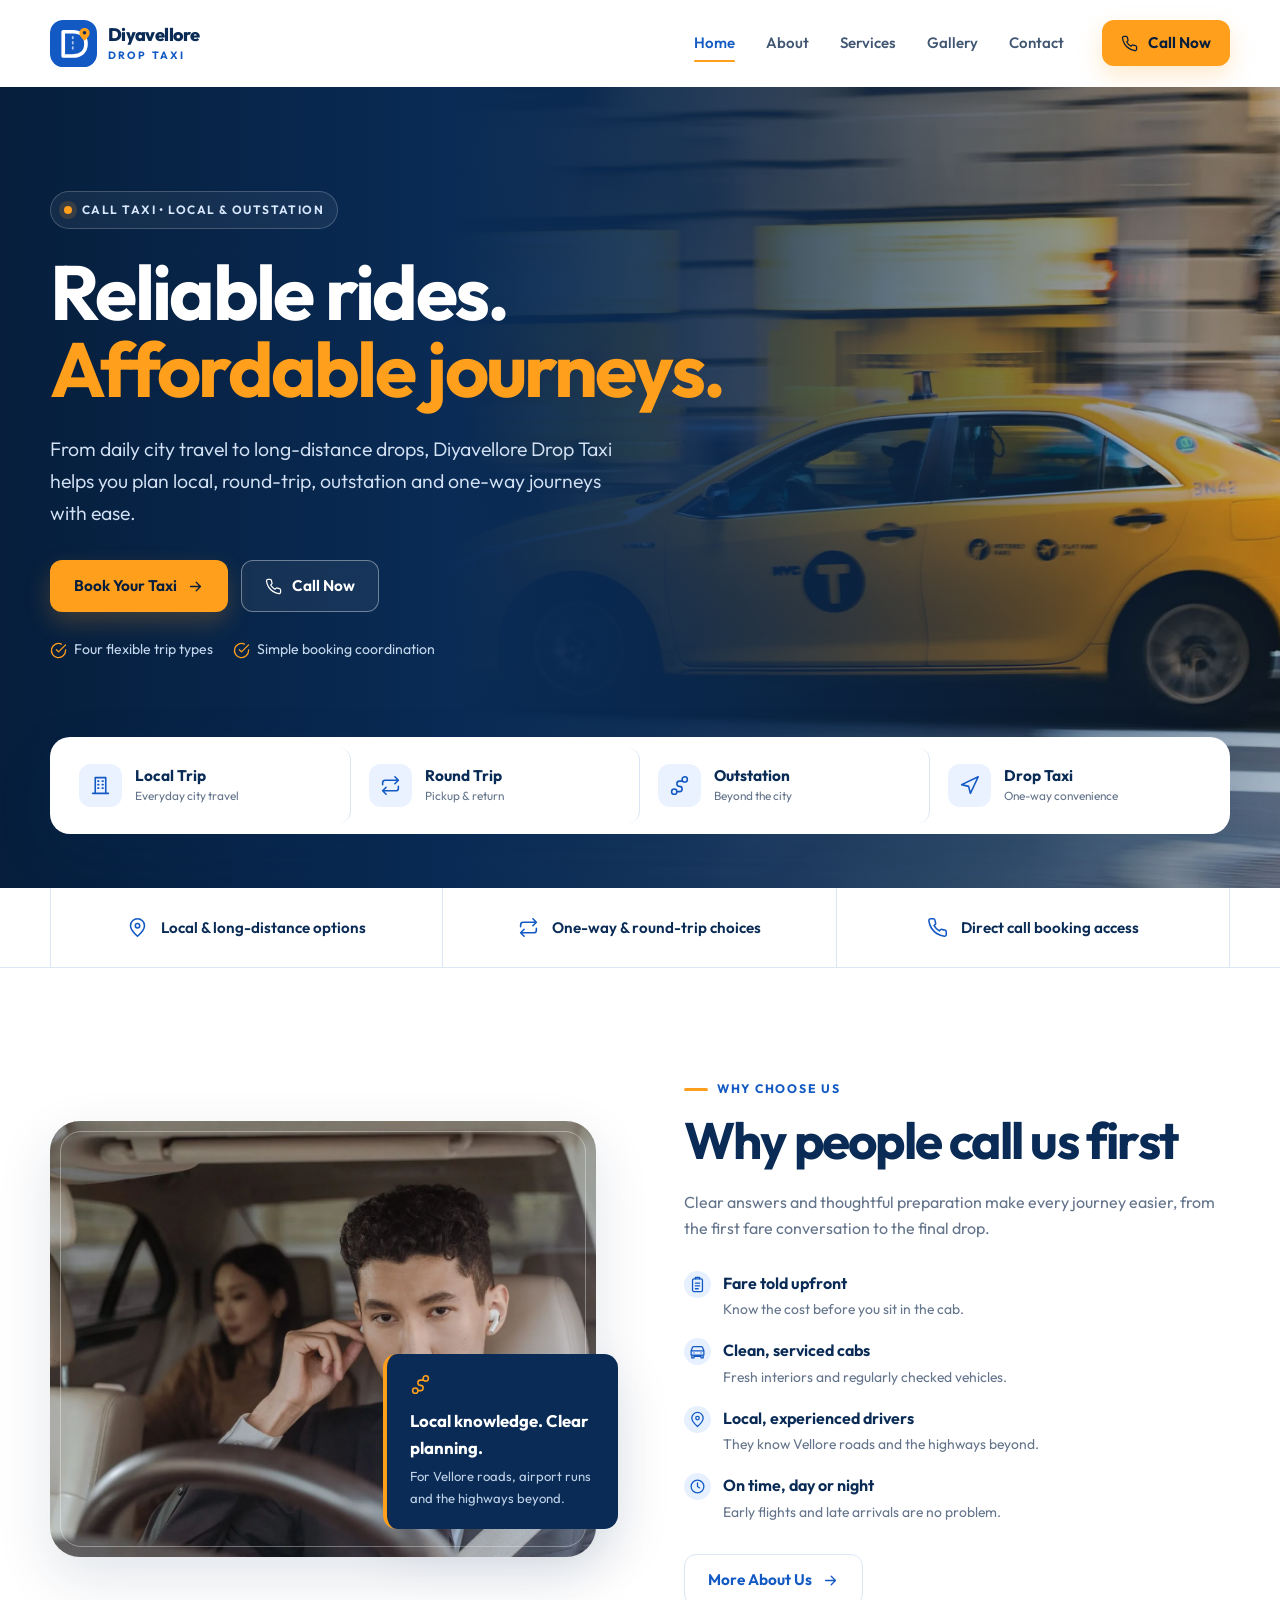
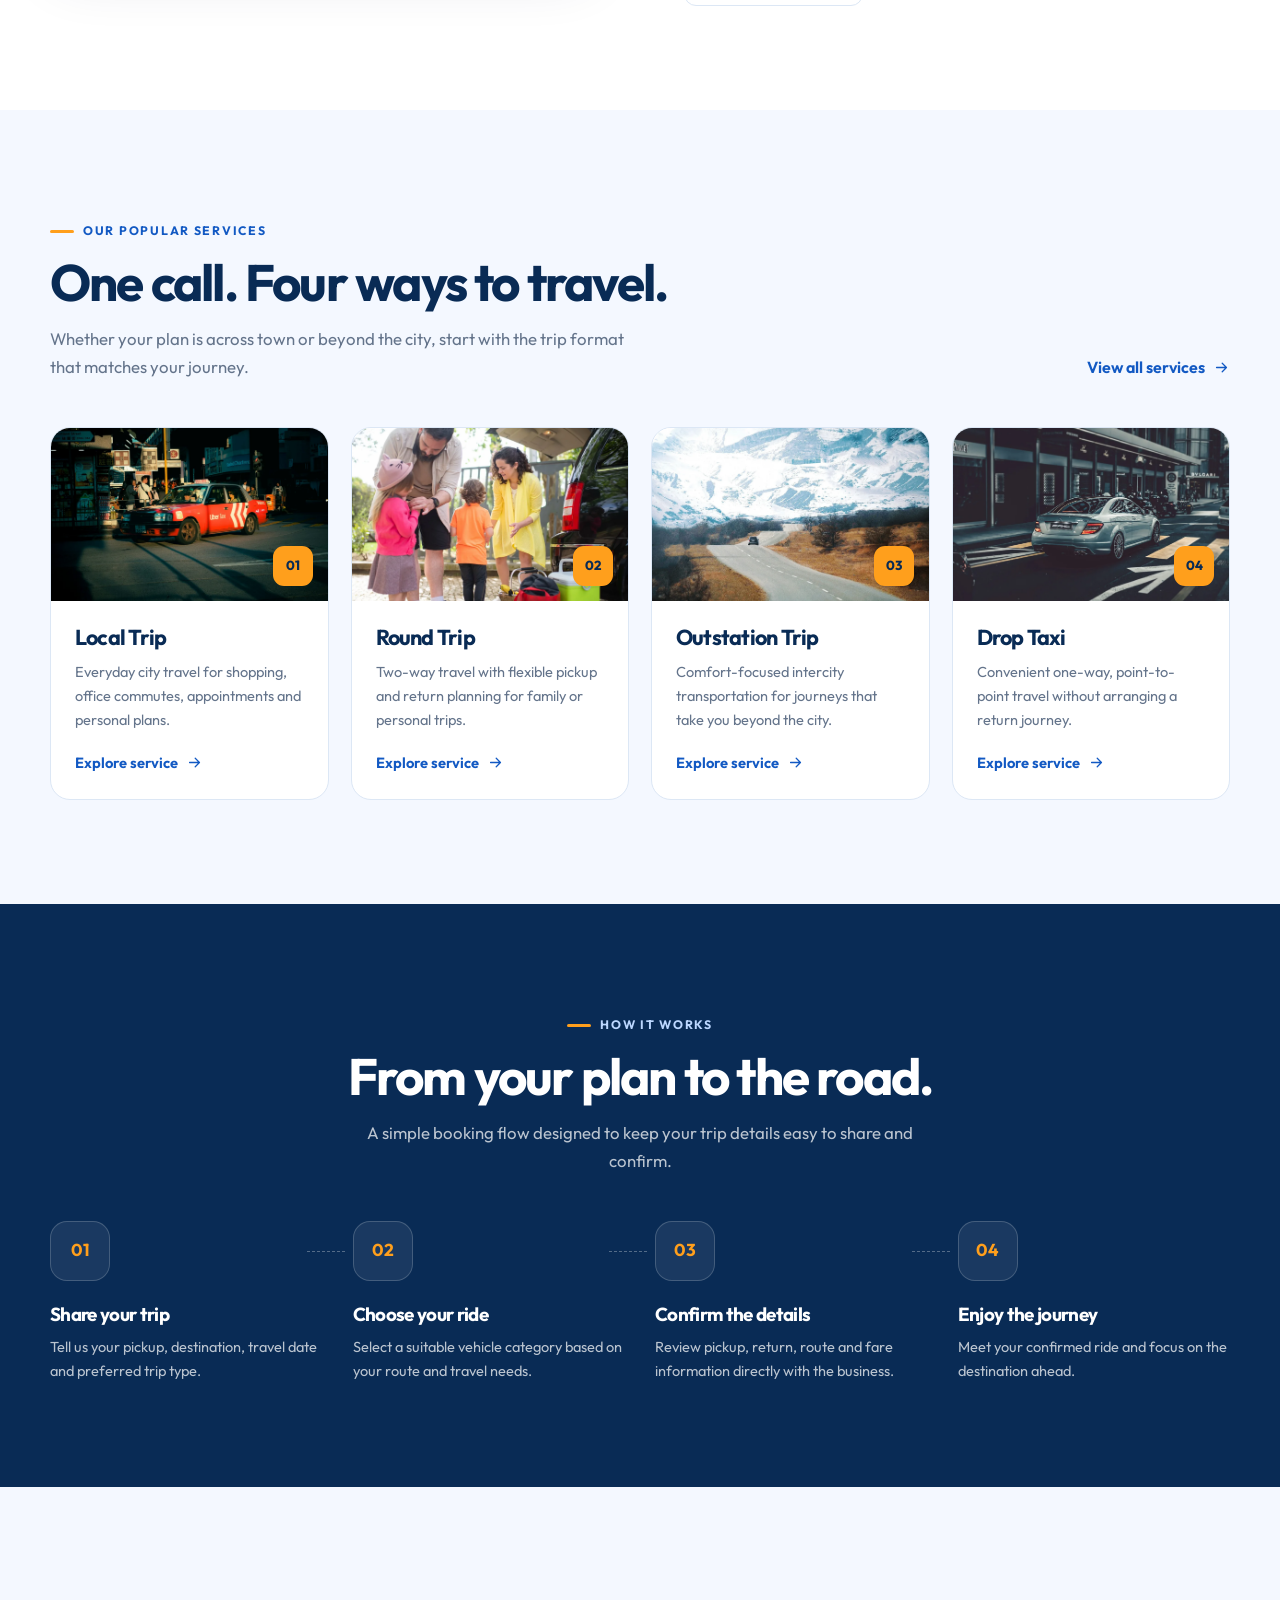
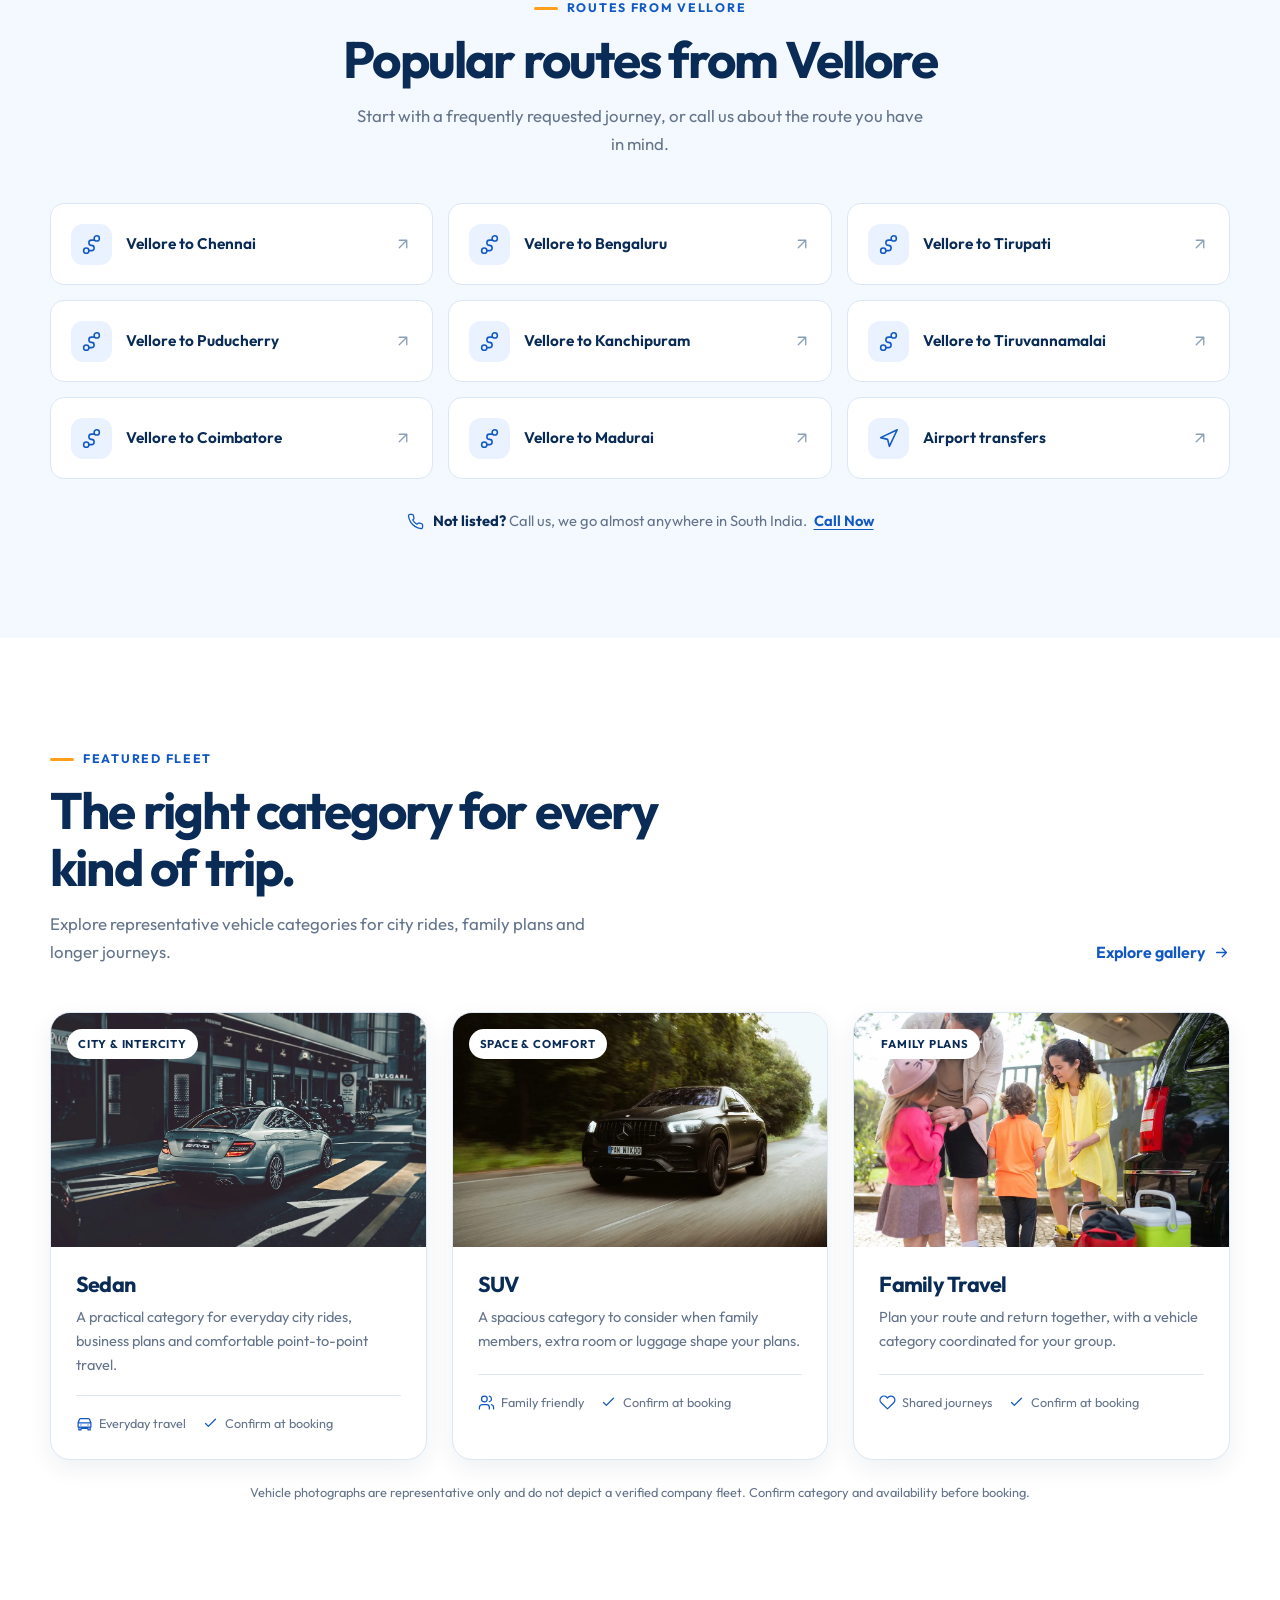
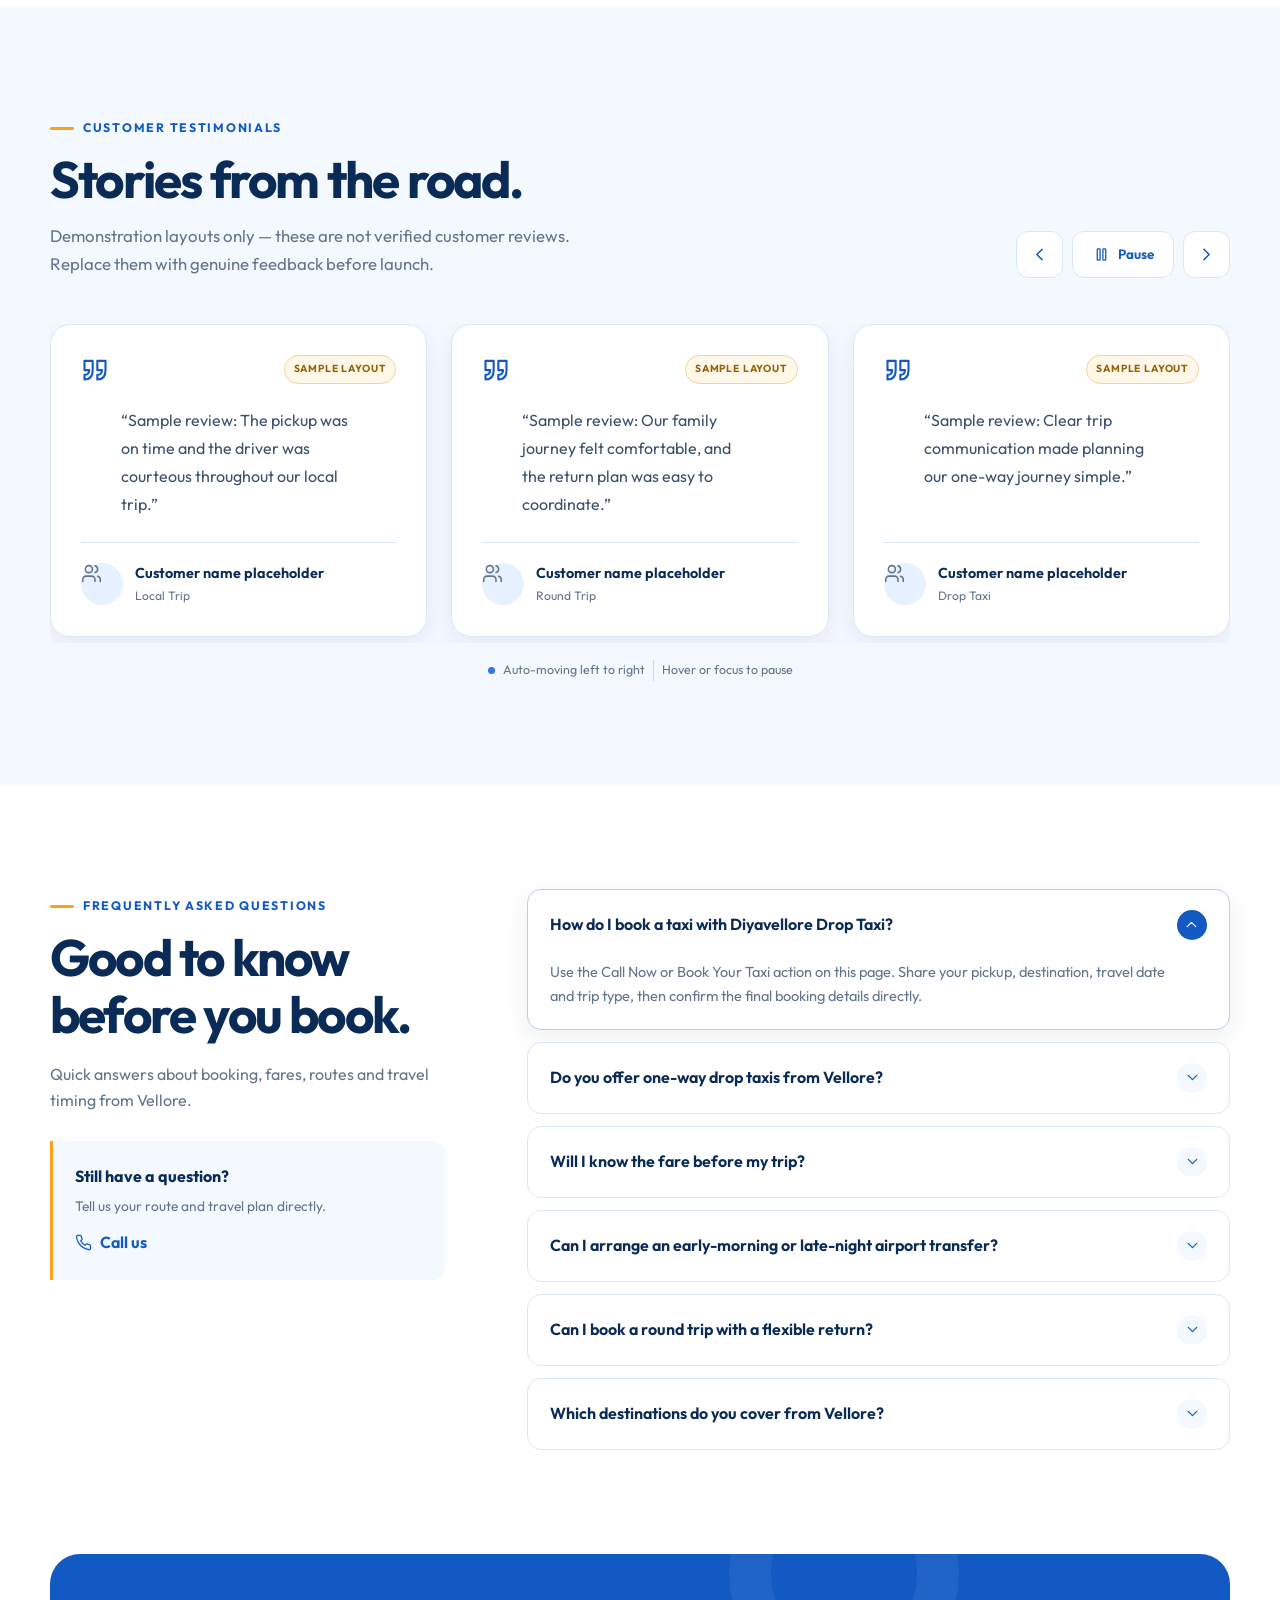
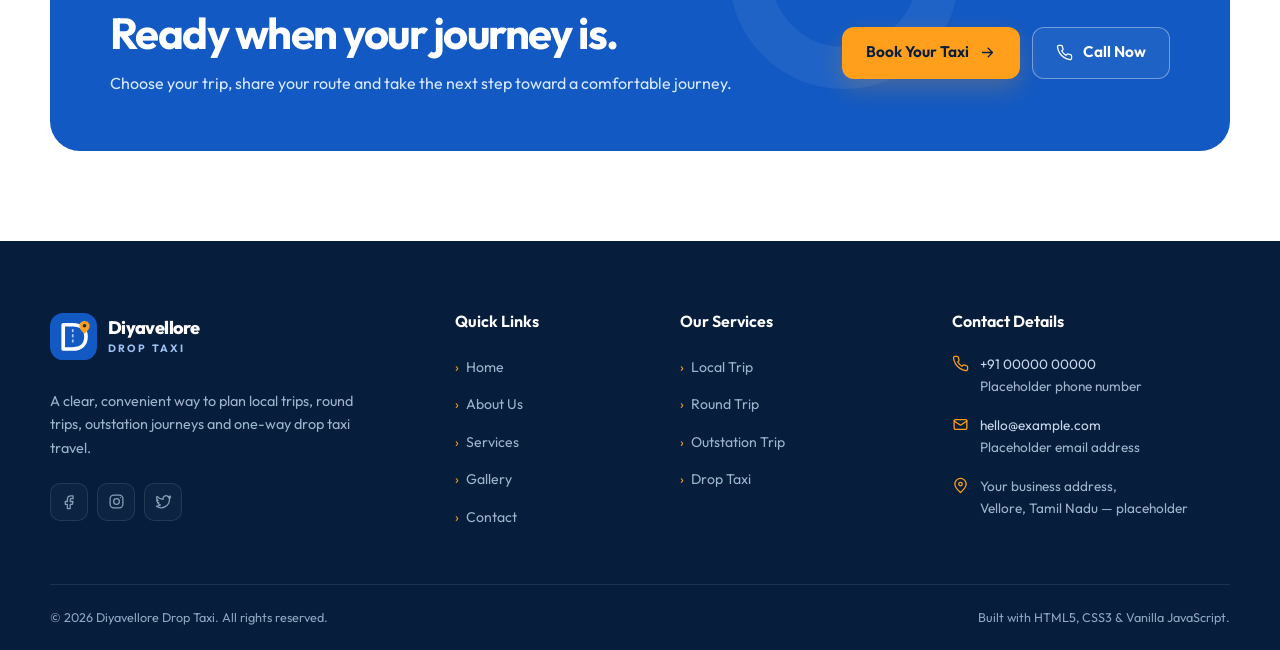
<file: index.html>
<!DOCTYPE html>
<html lang="en">
<head>
  <meta charset="UTF-8">
  <meta name="viewport" content="width=device-width, initial-scale=1.0">
  <title>Diyavellore Drop Taxi | Call Taxi &amp; One-Way Drop Service</title>
  <meta name="description" content="Book local, round-trip, outstation and one-way drop taxis from Vellore with upfront fares, local drivers and popular South India routes.">
  <meta name="keywords" content="Diyavellore Drop Taxi, Diyavello Red Drop Taxi, Call Taxi Service Vellore, Local Taxi Service, Round Trip Taxi, Outstation Taxi, One Way Drop Taxi, Airport Transfer Vellore, Affordable Taxi Booking, Reliable Taxi Service">
  <meta name="author" content="Diyavellore Drop Taxi">
  <meta name="robots" content="index, follow, max-image-preview:large">
  <meta name="theme-color" content="#092B55">
  <!-- TODO: Replace every https://www.example.com URL with the verified production domain. -->
  <link rel="canonical" href="https://www.example.com/">
  <meta property="og:type" content="website">
  <meta property="og:locale" content="en_IN">
  <meta property="og:site_name" content="Diyavellore Drop Taxi">
  <meta property="og:title" content="Diyavellore Drop Taxi | Call Taxi &amp; One-Way Drop Service">
  <meta property="og:description" content="Book local, round-trip, outstation and one-way drop taxis from Vellore with upfront fares, local drivers and popular South India routes.">
  <meta property="og:image" content="https://www.example.com/assets/images/hero/diyavellore-drop-taxi-social.jpg">
  <meta property="og:image:width" content="1200">
  <meta property="og:image:height" content="630">
  <meta property="og:image:alt" content="Yellow taxi travelling through a city">
  <meta property="og:url" content="https://www.example.com/">
  <meta name="twitter:card" content="summary_large_image">
  <meta name="twitter:title" content="Diyavellore Drop Taxi | Call Taxi &amp; One-Way Drop Service">
  <meta name="twitter:description" content="Book local, round-trip, outstation and one-way drop taxis from Vellore with upfront fares, local drivers and popular South India routes.">
  <meta name="twitter:image" content="https://www.example.com/assets/images/hero/diyavellore-drop-taxi-social.jpg">
  <meta name="twitter:image:alt" content="Yellow taxi travelling through a city">
  <link rel="icon" href="assets/images/logo/favicon.svg" type="image/svg+xml">
  <link rel="preconnect" href="https://fonts.googleapis.com">
  <link rel="preconnect" href="https://fonts.gstatic.com" crossorigin>
  <link href="https://fonts.googleapis.com/css2?family=Outfit:wght@300;400;500;600;700;800&amp;display=swap" rel="stylesheet">
  <link rel="stylesheet" href="assets/css/style.css">
  <script type="application/ld+json">
{
  "@context": "https://schema.org",
  "@graph": [
    {
      "@type": "Organization",
      "@id": "https://www.example.com/#organization",
      "name": "Diyavellore Drop Taxi",
      "url": "https://www.example.com/",
      "logo": "https://www.example.com/assets/images/logo/diyavellore-drop-taxi-logo.svg",
      "description": "Call taxi website for local, round-trip, outstation and one-way drop taxi travel."
    },
    {
      "@type": "TaxiService",
      "@id": "https://www.example.com/#taxi-service",
      "name": "Diyavellore Drop Taxi",
      "url": "https://www.example.com/",
      "provider": {
        "@id": "https://www.example.com/#organization"
      },
      "image": "https://www.example.com/assets/images/hero/diyavellore-drop-taxi-social.jpg",
      "serviceType": [
        "Local taxi service",
        "Round trip taxi",
        "Outstation taxi",
        "One-way drop taxi"
      ]
    }
  ]
}
  </script>
  <script src="assets/js/main.js" defer></script>
  
</head>
<body>
<a class="skip-link" href="#main-content">Skip to main content</a>
<header class="site-header" data-header>
  <div class="container header-inner">
    <a class="brand" href="index.html" aria-label="Diyavellore Drop Taxi home">
      <img class="brand__mark" src="assets/images/logo/diyavellore-drop-taxi-logo.svg" width="47" height="47" alt="">
      <span class="brand__text"><span class="brand__name">Diyavellore</span><span class="brand__tag">Drop Taxi</span></span>
    </a>
    <nav class="nav-wrap" aria-label="Primary navigation">
      <div class="nav-menu" id="primary-navigation" data-nav-menu>
        <ul class="nav-links">
          <li><a class="nav-link active" href="index.html" aria-current="page">Home</a></li>
          <li><a class="nav-link" href="about.html">About</a></li>
          <li><a class="nav-link" href="services.html">Services</a></li>
          <li><a class="nav-link" href="gallery.html">Gallery</a></li>
          <li><a class="nav-link" href="contact.html">Contact</a></li>
        </ul>
        <a class="btn btn--accent nav-mobile-call" href="tel:+910000000000" title="Placeholder phone number — replace before launch"><svg class="icon icon--sm" viewBox="0 0 24 24" aria-hidden="true" focusable="false"><path d="M22 16.92v3a2 2 0 0 1-2.18 2 19.79 19.79 0 0 1-8.63-3.07 19.5 19.5 0 0 1-6-6A19.79 19.79 0 0 1 2.12 4.18 2 2 0 0 1 4.11 2h3a2 2 0 0 1 2 1.72c.13.96.36 1.9.69 2.8a2 2 0 0 1-.45 2.11L8.09 9.91a16 16 0 0 0 6 6l1.27-1.27a2 2 0 0 1 2.11-.45c.91.33 1.85.56 2.81.69A2 2 0 0 1 22 16.92z"/></svg> Call Now</a>
      </div>
      <a class="btn btn--accent header-call" href="tel:+910000000000" aria-label="Call now — placeholder number" title="Placeholder phone number — replace before launch"><svg class="icon icon--sm" viewBox="0 0 24 24" aria-hidden="true" focusable="false"><path d="M22 16.92v3a2 2 0 0 1-2.18 2 19.79 19.79 0 0 1-8.63-3.07 19.5 19.5 0 0 1-6-6A19.79 19.79 0 0 1 2.12 4.18 2 2 0 0 1 4.11 2h3a2 2 0 0 1 2 1.72c.13.96.36 1.9.69 2.8a2 2 0 0 1-.45 2.11L8.09 9.91a16 16 0 0 0 6 6l1.27-1.27a2 2 0 0 1 2.11-.45c.91.33 1.85.56 2.81.69A2 2 0 0 1 22 16.92z"/></svg> Call Now</a>
      <button class="nav-toggle" type="button" aria-expanded="false" aria-controls="primary-navigation" aria-label="Open navigation menu" data-nav-toggle><span></span><span></span><span></span></button>
    </nav>
  </div>
</header>
<main id="main-content">
  <section class="home-hero" aria-labelledby="home-title">
    <div class="home-hero__media"><img src="assets/images/hero/home-yellow-taxi-city.webp" alt="Yellow taxi travelling through a busy city" width="1920" height="1280" fetchpriority="high"></div>
    <div class="container">
      <div class="hero-content">
        <span class="hero-kicker">Call taxi • Local &amp; outstation</span>
        <h1 id="home-title">Reliable rides.<br><span class="text-accent">Affordable journeys.</span></h1>
        <p class="hero-lead">From daily city travel to long-distance drops, Diyavellore Drop Taxi helps you plan local, round-trip, outstation and one-way journeys with ease.</p>
        <div class="hero-actions">
          <a class="btn btn--accent" href="https://blanchedalmond-aardvark-696521.hostingersite.com/contact.php">Book Your Taxi <svg class="icon icon--sm" viewBox="0 0 24 24" aria-hidden="true" focusable="false"><path d="M5 12h14M13 6l6 6-6 6"/></svg></a>
          <a class="btn btn--ghost-light" href="tel:+910000000000" title="Placeholder phone number — replace before launch"><svg class="icon icon--sm" viewBox="0 0 24 24" aria-hidden="true" focusable="false"><path d="M22 16.92v3a2 2 0 0 1-2.18 2 19.79 19.79 0 0 1-8.63-3.07 19.5 19.5 0 0 1-6-6A19.79 19.79 0 0 1 2.12 4.18 2 2 0 0 1 4.11 2h3a2 2 0 0 1 2 1.72c.13.96.36 1.9.69 2.8a2 2 0 0 1-.45 2.11L8.09 9.91a16 16 0 0 0 6 6l1.27-1.27a2 2 0 0 1 2.11-.45c.91.33 1.85.56 2.81.69A2 2 0 0 1 22 16.92z"/></svg> Call Now</a>
        </div>
        <div class="hero-assurance" role="list" aria-label="Service highlights">
          <span role="listitem"><svg class="icon icon--sm" viewBox="0 0 24 24" aria-hidden="true" focusable="false"><path d="M22 11.1V12a10 10 0 1 1-5.9-9.1"/><path d="m9 11 3 3L22 4"/></svg> Four flexible trip types</span>
          <span role="listitem"><svg class="icon icon--sm" viewBox="0 0 24 24" aria-hidden="true" focusable="false"><path d="M22 11.1V12a10 10 0 1 1-5.9-9.1"/><path d="m9 11 3 3L22 4"/></svg> Simple booking coordination</span>
        </div>
      </div>
      <nav class="hero-service-nav" aria-label="Quick service links">
        <a class="hero-service-link" href="services.html#local-trip"><span class="hero-service-link__icon"><svg class="icon " viewBox="0 0 24 24" aria-hidden="true" focusable="false"><path d="M3 21h18M6 21V3h12v18M9 7h1M14 7h1M9 11h1M14 11h1M9 15h1M14 15h1"/></svg></span><span><strong>Local Trip</strong><small>Everyday city travel</small></span></a>
        <a class="hero-service-link" href="services.html#round-trip"><span class="hero-service-link__icon"><svg class="icon " viewBox="0 0 24 24" aria-hidden="true" focusable="false"><path d="m17 2 4 4-4 4M3 11V9a3 3 0 0 1 3-3h15M7 22l-4-4 4-4M21 13v2a3 3 0 0 1-3 3H3"/></svg></span><span><strong>Round Trip</strong><small>Pickup &amp; return</small></span></a>
        <a class="hero-service-link" href="services.html#outstation-trip"><span class="hero-service-link__icon"><svg class="icon " viewBox="0 0 24 24" aria-hidden="true" focusable="false"><circle cx="6" cy="19" r="3"/><circle cx="18" cy="5" r="3"/><path d="M9 19h3a3 3 0 0 0 0-6h0a3 3 0 0 1 0-6h3"/></svg></span><span><strong>Outstation</strong><small>Beyond the city</small></span></a>
        <a class="hero-service-link" href="services.html#drop-taxi"><span class="hero-service-link__icon"><svg class="icon " viewBox="0 0 24 24" aria-hidden="true" focusable="false"><path d="m3 11 19-9-9 19-2-8-8-2Z"/></svg></span><span><strong>Drop Taxi</strong><small>One-way convenience</small></span></a>
      </nav>
    </div>
  </section>

  <aside class="promise-bar" aria-label="Taxi service highlights">
    <div class="container promise-grid">
      <div class="promise-item"><svg class="icon " viewBox="0 0 24 24" aria-hidden="true" focusable="false"><path d="M20 10c0 5-8 12-8 12S4 15 4 10a8 8 0 1 1 16 0Z"/><circle cx="12" cy="10" r="2.5"/></svg><strong>Local &amp; long-distance options</strong></div>
      <div class="promise-item"><svg class="icon " viewBox="0 0 24 24" aria-hidden="true" focusable="false"><path d="m17 2 4 4-4 4M3 11V9a3 3 0 0 1 3-3h15M7 22l-4-4 4-4M21 13v2a3 3 0 0 1-3 3H3"/></svg><strong>One-way &amp; round-trip choices</strong></div>
      <div class="promise-item"><svg class="icon " viewBox="0 0 24 24" aria-hidden="true" focusable="false"><path d="M22 16.92v3a2 2 0 0 1-2.18 2 19.79 19.79 0 0 1-8.63-3.07 19.5 19.5 0 0 1-6-6A19.79 19.79 0 0 1 2.12 4.18 2 2 0 0 1 4.11 2h3a2 2 0 0 1 2 1.72c.13.96.36 1.9.69 2.8a2 2 0 0 1-.45 2.11L8.09 9.91a16 16 0 0 0 6 6l1.27-1.27a2 2 0 0 1 2.11-.45c.91.33 1.85.56 2.81.69A2 2 0 0 1 22 16.92z"/></svg><strong>Direct call booking access</strong></div>
    </div>
  </aside>

  <section class="section" aria-labelledby="why-title">
    <div class="container split-layout">
      <div class="media-card reveal reveal--left">
        <div class="media-card__frame"><img src="assets/images/about/professional-driver-passenger.webp" alt="Professional local driver at the wheel with a passenger in the rear seat" width="1400" height="1000" loading="lazy" decoding="async"></div>
        <div class="media-card__label"><svg class="icon " viewBox="0 0 24 24" aria-hidden="true" focusable="false"><circle cx="6" cy="19" r="3"/><circle cx="18" cy="5" r="3"/><path d="M9 19h3a3 3 0 0 0 0-6h0a3 3 0 0 1 0-6h3"/></svg><strong>Local knowledge. Clear planning.</strong><span>For Vellore roads, airport runs and the highways beyond.</span></div>
      </div>
      <div class="split-copy reveal reveal--right">
        <span class="eyebrow">Why choose us</span>
        <h2 id="why-title">Why people call us first</h2>
        <p>Clear answers and thoughtful preparation make every journey easier, from the first fare conversation to the final drop.</p>
        <ul class="check-list">
          <li><span class="check-list__icon"><svg class="icon icon--sm" viewBox="0 0 24 24" aria-hidden="true" focusable="false"><rect x="5" y="4" width="14" height="18" rx="2"/><path d="M9 4V2h6v2M9 10h6M9 14h6M9 18h4"/></svg></span><span><strong>Fare told upfront</strong><small>Know the cost before you sit in the cab.</small></span></li>
          <li><span class="check-list__icon"><svg class="icon icon--sm" viewBox="0 0 24 24" aria-hidden="true" focusable="false"><path d="m5 17-1 2v2h3v-2h10v2h3v-2l-1-2M3 11l2-5a2 2 0 0 1 2-1h10a2 2 0 0 1 2 1l2 5M3 11h18v6H3zM7 14h.01M17 14h.01"/></svg></span><span><strong>Clean, serviced cabs</strong><small>Fresh interiors and regularly checked vehicles.</small></span></li>
          <li><span class="check-list__icon"><svg class="icon icon--sm" viewBox="0 0 24 24" aria-hidden="true" focusable="false"><path d="M20 10c0 5-8 12-8 12S4 15 4 10a8 8 0 1 1 16 0Z"/><circle cx="12" cy="10" r="2.5"/></svg></span><span><strong>Local, experienced drivers</strong><small>They know Vellore roads and the highways beyond.</small></span></li>
          <li><span class="check-list__icon"><svg class="icon icon--sm" viewBox="0 0 24 24" aria-hidden="true" focusable="false"><circle cx="12" cy="12" r="9"/><path d="M12 7v5l3 2"/></svg></span><span><strong>On time, day or night</strong><small>Early flights and late arrivals are no problem.</small></span></li>
        </ul>
        <a class="btn btn--outline" href="about.html">More About Us <svg class="icon icon--sm" viewBox="0 0 24 24" aria-hidden="true" focusable="false"><path d="M5 12h14M13 6l6 6-6 6"/></svg></a>
      </div>
    </div>
  </section>

  <section class="section section--tint" aria-labelledby="services-title">
    <div class="container">
      <div class="section-head">
        <div class="section-head__copy"><span class="eyebrow">Our popular services</span><h2 id="services-title">One call. Four ways to travel.</h2><p>Whether your plan is across town or beyond the city, start with the trip format that matches your journey.</p></div>
        <a class="text-link" href="services.html">View all services <svg class="icon icon--sm" viewBox="0 0 24 24" aria-hidden="true" focusable="false"><path d="M5 12h14M13 6l6 6-6 6"/></svg></a>
      </div>
      <div class="services-grid">
        <article class="service-card reveal reveal-delay-0">
          <div class="service-card__media"><img src="assets/images/services/local-city-taxi.webp" alt="Red taxi on a city street for local taxi service" width="1200" height="850" loading="lazy" decoding="async"><span class="service-card__number">01</span></div>
          <div class="service-card__body"><h3>Local Trip</h3><p>Everyday city travel for shopping, office commutes, appointments and personal plans.</p><a class="text-link" href="services.html#local-trip" aria-label="Explore Local Trip service">Explore service <svg class="icon icon--sm" viewBox="0 0 24 24" aria-hidden="true" focusable="false"><path d="M5 12h14M13 6l6 6-6 6"/></svg></a></div>
        </article>
        <article class="service-card reveal reveal-delay-1">
          <div class="service-card__media"><img src="assets/images/services/round-trip-family-travel.webp" alt="Family preparing their car for a round-trip day journey" width="1200" height="850" loading="lazy" decoding="async"><span class="service-card__number">02</span></div>
          <div class="service-card__body"><h3>Round Trip</h3><p>Two-way travel with flexible pickup and return planning for family or personal trips.</p><a class="text-link" href="services.html#round-trip" aria-label="Explore Round Trip service">Explore service <svg class="icon icon--sm" viewBox="0 0 24 24" aria-hidden="true" focusable="false"><path d="M5 12h14M13 6l6 6-6 6"/></svg></a></div>
        </article>
        <article class="service-card reveal reveal-delay-2">
          <div class="service-card__media"><img src="assets/images/services/outstation-highway-journey.webp" alt="Car travelling on an open mountain highway for an outstation trip" width="1200" height="850" loading="lazy" decoding="async"><span class="service-card__number">03</span></div>
          <div class="service-card__body"><h3>Outstation Trip</h3><p>Comfort-focused intercity transportation for journeys that take you beyond the city.</p><a class="text-link" href="services.html#outstation-trip" aria-label="Explore Outstation Trip service">Explore service <svg class="icon icon--sm" viewBox="0 0 24 24" aria-hidden="true" focusable="false"><path d="M5 12h14M13 6l6 6-6 6"/></svg></a></div>
        </article>
        <article class="service-card reveal reveal-delay-3">
          <div class="service-card__media"><img src="assets/images/services/one-way-drop-sedan.webp" alt="Modern sedan for a one-way point-to-point drop taxi" width="1200" height="850" loading="lazy" decoding="async"><span class="service-card__number">04</span></div>
          <div class="service-card__body"><h3>Drop Taxi</h3><p>Convenient one-way, point-to-point travel without arranging a return journey.</p><a class="text-link" href="services.html#drop-taxi" aria-label="Explore Drop Taxi service">Explore service <svg class="icon icon--sm" viewBox="0 0 24 24" aria-hidden="true" focusable="false"><path d="M5 12h14M13 6l6 6-6 6"/></svg></a></div>
        </article>
      </div>
    </div>
  </section>

  <section class="section section--navy" aria-labelledby="steps-title">
    <div class="container">
      <div class="section-head section-head--center"><span class="eyebrow">How it works</span><h2 id="steps-title">From your plan to the road.</h2><p>A simple booking flow designed to keep your trip details easy to share and confirm.</p></div>
      <div class="steps-grid">
        <article class="step-card reveal"><span class="step-card__number" aria-hidden="true"></span><h3>Share your trip</h3><p>Tell us your pickup, destination, travel date and preferred trip type.</p></article>
        <article class="step-card reveal reveal-delay-1"><span class="step-card__number" aria-hidden="true"></span><h3>Choose your ride</h3><p>Select a suitable vehicle category based on your route and travel needs.</p></article>
        <article class="step-card reveal reveal-delay-2"><span class="step-card__number" aria-hidden="true"></span><h3>Confirm the details</h3><p>Review pickup, return, route and fare information directly with the business.</p></article>
        <article class="step-card reveal reveal-delay-3"><span class="step-card__number" aria-hidden="true"></span><h3>Enjoy the journey</h3><p>Meet your confirmed ride and focus on the destination ahead.</p></article>
      </div>
    </div>
  </section>

  <section class="section section--tint" aria-labelledby="routes-title">
    <div class="container">
      <div class="section-head section-head--center"><span class="eyebrow">Routes from Vellore</span><h2 id="routes-title">Popular routes from Vellore</h2><p>Start with a frequently requested journey, or call us about the route you have in mind.</p></div>
      <div class="routes-grid">
        <a class="route-card reveal reveal-delay-0" href="https://blanchedalmond-aardvark-696521.hostingersite.com/contact.php" aria-label="Book Vellore to Chennai taxi">
          <span class="route-card__icon"><svg class="icon " viewBox="0 0 24 24" aria-hidden="true" focusable="false"><circle cx="6" cy="19" r="3"/><circle cx="18" cy="5" r="3"/><path d="M9 19h3a3 3 0 0 0 0-6h0a3 3 0 0 1 0-6h3"/></svg></span><strong>Vellore to Chennai</strong><svg class="icon icon--sm" viewBox="0 0 24 24" aria-hidden="true" focusable="false"><path d="M7 17 17 7M7 7h10v10"/></svg>
        </a>
        <a class="route-card reveal reveal-delay-1" href="https://blanchedalmond-aardvark-696521.hostingersite.com/contact.php" aria-label="Book Vellore to Bengaluru taxi">
          <span class="route-card__icon"><svg class="icon " viewBox="0 0 24 24" aria-hidden="true" focusable="false"><circle cx="6" cy="19" r="3"/><circle cx="18" cy="5" r="3"/><path d="M9 19h3a3 3 0 0 0 0-6h0a3 3 0 0 1 0-6h3"/></svg></span><strong>Vellore to Bengaluru</strong><svg class="icon icon--sm" viewBox="0 0 24 24" aria-hidden="true" focusable="false"><path d="M7 17 17 7M7 7h10v10"/></svg>
        </a>
        <a class="route-card reveal reveal-delay-2" href="https://blanchedalmond-aardvark-696521.hostingersite.com/contact.php" aria-label="Book Vellore to Tirupati taxi">
          <span class="route-card__icon"><svg class="icon " viewBox="0 0 24 24" aria-hidden="true" focusable="false"><circle cx="6" cy="19" r="3"/><circle cx="18" cy="5" r="3"/><path d="M9 19h3a3 3 0 0 0 0-6h0a3 3 0 0 1 0-6h3"/></svg></span><strong>Vellore to Tirupati</strong><svg class="icon icon--sm" viewBox="0 0 24 24" aria-hidden="true" focusable="false"><path d="M7 17 17 7M7 7h10v10"/></svg>
        </a>
        <a class="route-card reveal reveal-delay-0" href="https://blanchedalmond-aardvark-696521.hostingersite.com/contact.php" aria-label="Book Vellore to Puducherry taxi">
          <span class="route-card__icon"><svg class="icon " viewBox="0 0 24 24" aria-hidden="true" focusable="false"><circle cx="6" cy="19" r="3"/><circle cx="18" cy="5" r="3"/><path d="M9 19h3a3 3 0 0 0 0-6h0a3 3 0 0 1 0-6h3"/></svg></span><strong>Vellore to Puducherry</strong><svg class="icon icon--sm" viewBox="0 0 24 24" aria-hidden="true" focusable="false"><path d="M7 17 17 7M7 7h10v10"/></svg>
        </a>
        <a class="route-card reveal reveal-delay-1" href="https://blanchedalmond-aardvark-696521.hostingersite.com/contact.php" aria-label="Book Vellore to Kanchipuram taxi">
          <span class="route-card__icon"><svg class="icon " viewBox="0 0 24 24" aria-hidden="true" focusable="false"><circle cx="6" cy="19" r="3"/><circle cx="18" cy="5" r="3"/><path d="M9 19h3a3 3 0 0 0 0-6h0a3 3 0 0 1 0-6h3"/></svg></span><strong>Vellore to Kanchipuram</strong><svg class="icon icon--sm" viewBox="0 0 24 24" aria-hidden="true" focusable="false"><path d="M7 17 17 7M7 7h10v10"/></svg>
        </a>
        <a class="route-card reveal reveal-delay-2" href="https://blanchedalmond-aardvark-696521.hostingersite.com/contact.php" aria-label="Book Vellore to Tiruvannamalai taxi">
          <span class="route-card__icon"><svg class="icon " viewBox="0 0 24 24" aria-hidden="true" focusable="false"><circle cx="6" cy="19" r="3"/><circle cx="18" cy="5" r="3"/><path d="M9 19h3a3 3 0 0 0 0-6h0a3 3 0 0 1 0-6h3"/></svg></span><strong>Vellore to Tiruvannamalai</strong><svg class="icon icon--sm" viewBox="0 0 24 24" aria-hidden="true" focusable="false"><path d="M7 17 17 7M7 7h10v10"/></svg>
        </a>
        <a class="route-card reveal reveal-delay-0" href="https://blanchedalmond-aardvark-696521.hostingersite.com/contact.php" aria-label="Book Vellore to Coimbatore taxi">
          <span class="route-card__icon"><svg class="icon " viewBox="0 0 24 24" aria-hidden="true" focusable="false"><circle cx="6" cy="19" r="3"/><circle cx="18" cy="5" r="3"/><path d="M9 19h3a3 3 0 0 0 0-6h0a3 3 0 0 1 0-6h3"/></svg></span><strong>Vellore to Coimbatore</strong><svg class="icon icon--sm" viewBox="0 0 24 24" aria-hidden="true" focusable="false"><path d="M7 17 17 7M7 7h10v10"/></svg>
        </a>
        <a class="route-card reveal reveal-delay-1" href="https://blanchedalmond-aardvark-696521.hostingersite.com/contact.php" aria-label="Book Vellore to Madurai taxi">
          <span class="route-card__icon"><svg class="icon " viewBox="0 0 24 24" aria-hidden="true" focusable="false"><circle cx="6" cy="19" r="3"/><circle cx="18" cy="5" r="3"/><path d="M9 19h3a3 3 0 0 0 0-6h0a3 3 0 0 1 0-6h3"/></svg></span><strong>Vellore to Madurai</strong><svg class="icon icon--sm" viewBox="0 0 24 24" aria-hidden="true" focusable="false"><path d="M7 17 17 7M7 7h10v10"/></svg>
        </a>
        <a class="route-card reveal reveal-delay-2" href="https://blanchedalmond-aardvark-696521.hostingersite.com/contact.php" aria-label="Book Airport transfers taxi">
          <span class="route-card__icon"><svg class="icon " viewBox="0 0 24 24" aria-hidden="true" focusable="false"><path d="m3 11 19-9-9 19-2-8-8-2Z"/></svg></span><strong>Airport transfers</strong><svg class="icon icon--sm" viewBox="0 0 24 24" aria-hidden="true" focusable="false"><path d="M7 17 17 7M7 7h10v10"/></svg>
        </a>
      </div>
      <p class="routes-note"><svg class="icon icon--sm" viewBox="0 0 24 24" aria-hidden="true" focusable="false"><path d="M22 16.92v3a2 2 0 0 1-2.18 2 19.79 19.79 0 0 1-8.63-3.07 19.5 19.5 0 0 1-6-6A19.79 19.79 0 0 1 2.12 4.18 2 2 0 0 1 4.11 2h3a2 2 0 0 1 2 1.72c.13.96.36 1.9.69 2.8a2 2 0 0 1-.45 2.11L8.09 9.91a16 16 0 0 0 6 6l1.27-1.27a2 2 0 0 1 2.11-.45c.91.33 1.85.56 2.81.69A2 2 0 0 1 22 16.92z"/></svg><span><strong>Not listed?</strong> Call us, we go almost anywhere in South India. <a href="tel:+910000000000" title="Placeholder phone number — replace before launch">Call Now</a></span></p>
    </div>
  </section>

  <section class="section" aria-labelledby="fleet-title">
    <div class="container">
      <div class="section-head"><div class="section-head__copy"><span class="eyebrow">Featured fleet</span><h2 id="fleet-title">The right category for every kind of trip.</h2><p>Explore representative vehicle categories for city rides, family plans and longer journeys.</p></div><a class="text-link" href="gallery.html">Explore gallery <svg class="icon icon--sm" viewBox="0 0 24 24" aria-hidden="true" focusable="false"><path d="M5 12h14M13 6l6 6-6 6"/></svg></a></div>
      <div class="fleet-grid">
        <article class="fleet-card reveal"><div class="fleet-card__media"><img src="assets/images/services/one-way-drop-sedan.webp" alt="Representative sedan for city and intercity taxi travel" width="1200" height="850" loading="lazy" decoding="async"><span class="fleet-card__tag">City &amp; intercity</span></div><div class="fleet-card__body"><h3>Sedan</h3><p>A practical category for everyday city rides, business plans and comfortable point-to-point travel.</p><div class="fleet-meta"><span><svg class="icon icon--sm" viewBox="0 0 24 24" aria-hidden="true" focusable="false"><path d="m5 17-1 2v2h3v-2h10v2h3v-2l-1-2M3 11l2-5a2 2 0 0 1 2-1h10a2 2 0 0 1 2 1l2 5M3 11h18v6H3zM7 14h.01M17 14h.01"/></svg> Everyday travel</span><span><svg class="icon icon--sm" viewBox="0 0 24 24" aria-hidden="true" focusable="false"><path d="m5 12 4 4L19 6"/></svg> Confirm at booking</span></div></div></article>
        <article class="fleet-card reveal reveal-delay-1"><div class="fleet-card__media"><img src="assets/images/gallery/suv-highway-travel.webp" alt="Representative SUV travelling on a country highway" width="1200" height="900" loading="lazy" decoding="async"><span class="fleet-card__tag">Space &amp; comfort</span></div><div class="fleet-card__body"><h3>SUV</h3><p>A spacious category to consider when family members, extra room or luggage shape your plans.</p><div class="fleet-meta"><span><svg class="icon icon--sm" viewBox="0 0 24 24" aria-hidden="true" focusable="false"><path d="M16 21v-2a4 4 0 0 0-4-4H6a4 4 0 0 0-4 4v2M9 11a4 4 0 1 0 0-8 4 4 0 0 0 0 8ZM22 21v-2a4 4 0 0 0-3-3.87M16 3.13a4 4 0 0 1 0 7.75"/></svg> Family friendly</span><span><svg class="icon icon--sm" viewBox="0 0 24 24" aria-hidden="true" focusable="false"><path d="m5 12 4 4L19 6"/></svg> Confirm at booking</span></div></div></article>
        <article class="fleet-card reveal reveal-delay-2"><div class="fleet-card__media"><img src="assets/images/services/round-trip-family-travel.webp" alt="Family preparing a representative vehicle for a day trip" width="1200" height="850" loading="lazy" decoding="async"><span class="fleet-card__tag">Family plans</span></div><div class="fleet-card__body"><h3>Family Travel</h3><p>Plan your route and return together, with a vehicle category coordinated for your group.</p><div class="fleet-meta"><span><svg class="icon icon--sm" viewBox="0 0 24 24" aria-hidden="true" focusable="false"><path d="M20.8 4.6a5.5 5.5 0 0 0-7.8 0L12 5.7l-1.1-1.1a5.5 5.5 0 0 0-7.8 7.8L12 21l8.8-8.6a5.5 5.5 0 0 0 0-7.8Z"/></svg> Shared journeys</span><span><svg class="icon icon--sm" viewBox="0 0 24 24" aria-hidden="true" focusable="false"><path d="m5 12 4 4L19 6"/></svg> Confirm at booking</span></div></div></article>
      </div>
      <p class="representative-note">Vehicle photographs are representative only and do not depict a verified company fleet. Confirm category and availability before booking.</p>
    </div>
  </section>

  <section class="section section--tint" aria-labelledby="reviews-title">
    <div class="container">
      <div class="section-head">
        <div class="section-head__copy"><span class="eyebrow">Customer testimonials</span><h2 id="reviews-title">Stories from the road.</h2><p>Demonstration layouts only — these are not verified customer reviews. Replace them with genuine feedback before launch.</p></div>
        <div class="carousel-controls" role="group" aria-label="Testimonial carousel controls">
          <button class="carousel-btn" type="button" aria-label="Previous testimonial" data-testimonial-prev><svg class="icon " viewBox="0 0 24 24" aria-hidden="true" focusable="false"><path d="m15 18-6-6 6-6"/></svg></button>
          <button class="carousel-btn carousel-btn--pause" type="button" aria-label="Pause automatic testimonial rotation" aria-pressed="false" data-testimonial-pause><span data-icon-pause><svg class="icon icon--sm" viewBox="0 0 24 24" aria-hidden="true" focusable="false"><rect x="6" y="4" width="4" height="16" rx="1"/><rect x="14" y="4" width="4" height="16" rx="1"/></svg></span><span data-icon-play hidden><svg class="icon icon--sm" viewBox="0 0 24 24" aria-hidden="true" focusable="false"><path d="m8 5 11 7-11 7Z"/></svg></span><span data-testimonial-pause-label>Pause</span></button>
          <button class="carousel-btn" type="button" aria-label="Next testimonial" data-testimonial-next><svg class="icon " viewBox="0 0 24 24" aria-hidden="true" focusable="false"><path d="m9 18 6-6-6-6"/></svg></button>
        </div>
      </div>
      <div class="testimonial-carousel reveal" role="region" aria-roledescription="carousel" aria-label="Sample customer testimonials" data-testimonial-carousel>
        <div class="testimonials-viewport" role="group" aria-label="Testimonial slides" aria-live="off" data-testimonial-viewport>
          <div class="testimonials-track" data-testimonial-track>
          <article class="review-card" data-testimonial-slide>
            <h3 class="sr-only">Sample local trip testimonial</h3>
            <div class="review-card__top"><span class="review-card__quote-icon"><svg class="icon icon--lg" viewBox="0 0 24 24" aria-hidden="true" focusable="false"><path d="M3 21c3 0 7-1 7-8V5H3v8h4c0 4-4 4-4 4v4ZM14 21c3 0 7-1 7-8V5h-7v8h4c0 4-4 4-4 4v4Z"/></svg></span><span class="sample-badge">Sample layout</span></div>
            <blockquote>“Sample review: The pickup was on time and the driver was courteous throughout our local trip.”</blockquote>
            <div class="review-person"><span class="review-person__avatar"><svg class="icon " viewBox="0 0 24 24" aria-hidden="true" focusable="false"><path d="M16 21v-2a4 4 0 0 0-4-4H6a4 4 0 0 0-4 4v2M9 11a4 4 0 1 0 0-8 4 4 0 0 0 0 8ZM22 21v-2a4 4 0 0 0-3-3.87M16 3.13a4 4 0 0 1 0 7.75"/></svg></span><div><cite>Customer name placeholder</cite><span>Local Trip</span></div></div>
          </article>
          <article class="review-card" data-testimonial-slide>
            <h3 class="sr-only">Sample round trip testimonial</h3>
            <div class="review-card__top"><span class="review-card__quote-icon"><svg class="icon icon--lg" viewBox="0 0 24 24" aria-hidden="true" focusable="false"><path d="M3 21c3 0 7-1 7-8V5H3v8h4c0 4-4 4-4 4v4ZM14 21c3 0 7-1 7-8V5h-7v8h4c0 4-4 4-4 4v4Z"/></svg></span><span class="sample-badge">Sample layout</span></div>
            <blockquote>“Sample review: Our family journey felt comfortable, and the return plan was easy to coordinate.”</blockquote>
            <div class="review-person"><span class="review-person__avatar"><svg class="icon " viewBox="0 0 24 24" aria-hidden="true" focusable="false"><path d="M16 21v-2a4 4 0 0 0-4-4H6a4 4 0 0 0-4 4v2M9 11a4 4 0 1 0 0-8 4 4 0 0 0 0 8ZM22 21v-2a4 4 0 0 0-3-3.87M16 3.13a4 4 0 0 1 0 7.75"/></svg></span><div><cite>Customer name placeholder</cite><span>Round Trip</span></div></div>
          </article>
          <article class="review-card" data-testimonial-slide>
            <h3 class="sr-only">Sample drop taxi testimonial</h3>
            <div class="review-card__top"><span class="review-card__quote-icon"><svg class="icon icon--lg" viewBox="0 0 24 24" aria-hidden="true" focusable="false"><path d="M3 21c3 0 7-1 7-8V5H3v8h4c0 4-4 4-4 4v4ZM14 21c3 0 7-1 7-8V5h-7v8h4c0 4-4 4-4 4v4Z"/></svg></span><span class="sample-badge">Sample layout</span></div>
            <blockquote>“Sample review: Clear trip communication made planning our one-way journey simple.”</blockquote>
            <div class="review-person"><span class="review-person__avatar"><svg class="icon " viewBox="0 0 24 24" aria-hidden="true" focusable="false"><path d="M16 21v-2a4 4 0 0 0-4-4H6a4 4 0 0 0-4 4v2M9 11a4 4 0 1 0 0-8 4 4 0 0 0 0 8ZM22 21v-2a4 4 0 0 0-3-3.87M16 3.13a4 4 0 0 1 0 7.75"/></svg></span><div><cite>Customer name placeholder</cite><span>Drop Taxi</span></div></div>
          </article>
          <article class="review-card" data-testimonial-slide>
            <h3 class="sr-only">Sample outstation trip testimonial</h3>
            <div class="review-card__top"><span class="review-card__quote-icon"><svg class="icon icon--lg" viewBox="0 0 24 24" aria-hidden="true" focusable="false"><path d="M3 21c3 0 7-1 7-8V5H3v8h4c0 4-4 4-4 4v4ZM14 21c3 0 7-1 7-8V5h-7v8h4c0 4-4 4-4 4v4Z"/></svg></span><span class="sample-badge">Sample layout</span></div>
            <blockquote>“Sample review: Our outstation ride was comfortable, and the driver knew the highway route well.”</blockquote>
            <div class="review-person"><span class="review-person__avatar"><svg class="icon " viewBox="0 0 24 24" aria-hidden="true" focusable="false"><path d="M16 21v-2a4 4 0 0 0-4-4H6a4 4 0 0 0-4 4v2M9 11a4 4 0 1 0 0-8 4 4 0 0 0 0 8ZM22 21v-2a4 4 0 0 0-3-3.87M16 3.13a4 4 0 0 1 0 7.75"/></svg></span><div><cite>Customer name placeholder</cite><span>Outstation Trip</span></div></div>
          </article>
          <article class="review-card" data-testimonial-slide>
            <h3 class="sr-only">Sample airport transfer testimonial</h3>
            <div class="review-card__top"><span class="review-card__quote-icon"><svg class="icon icon--lg" viewBox="0 0 24 24" aria-hidden="true" focusable="false"><path d="M3 21c3 0 7-1 7-8V5H3v8h4c0 4-4 4-4 4v4ZM14 21c3 0 7-1 7-8V5h-7v8h4c0 4-4 4-4 4v4Z"/></svg></span><span class="sample-badge">Sample layout</span></div>
            <blockquote>“Sample review: The fare was explained before our early airport pickup, which made planning easier.”</blockquote>
            <div class="review-person"><span class="review-person__avatar"><svg class="icon " viewBox="0 0 24 24" aria-hidden="true" focusable="false"><path d="M16 21v-2a4 4 0 0 0-4-4H6a4 4 0 0 0-4 4v2M9 11a4 4 0 1 0 0-8 4 4 0 0 0 0 8ZM22 21v-2a4 4 0 0 0-3-3.87M16 3.13a4 4 0 0 1 0 7.75"/></svg></span><div><cite>Customer name placeholder</cite><span>Airport Transfer</span></div></div>
          </article>
          <article class="review-card" data-testimonial-slide>
            <h3 class="sr-only">Sample city taxi testimonial</h3>
            <div class="review-card__top"><span class="review-card__quote-icon"><svg class="icon icon--lg" viewBox="0 0 24 24" aria-hidden="true" focusable="false"><path d="M3 21c3 0 7-1 7-8V5H3v8h4c0 4-4 4-4 4v4ZM14 21c3 0 7-1 7-8V5h-7v8h4c0 4-4 4-4 4v4Z"/></svg></span><span class="sample-badge">Sample layout</span></div>
            <blockquote>“Sample review: The cab was clean and pickup coordination was clear from the beginning.”</blockquote>
            <div class="review-person"><span class="review-person__avatar"><svg class="icon " viewBox="0 0 24 24" aria-hidden="true" focusable="false"><path d="M16 21v-2a4 4 0 0 0-4-4H6a4 4 0 0 0-4 4v2M9 11a4 4 0 1 0 0-8 4 4 0 0 0 0 8ZM22 21v-2a4 4 0 0 0-3-3.87M16 3.13a4 4 0 0 1 0 7.75"/></svg></span><div><cite>Customer name placeholder</cite><span>City Taxi</span></div></div>
          </article>
          </div>
        </div>
        <div class="carousel-meta"><span class="carousel-status-dot" aria-hidden="true"></span><span data-testimonial-state>Auto-moving left to right</span><span class="carousel-meta__hint">Hover or focus to pause</span></div>
        <p class="sr-only" aria-live="polite" data-testimonial-live></p>
      </div>
    </div>
  </section>

  <section class="section" aria-labelledby="faq-title">
    <div class="container faq-layout">
      <div class="faq-intro reveal reveal--left">
        <span class="eyebrow">Frequently asked questions</span>
        <h2 id="faq-title">Good to know before you book.</h2>
        <p>Quick answers about booking, fares, routes and travel timing from Vellore.</p>
        <div class="faq-help"><strong>Still have a question?</strong><p>Tell us your route and travel plan directly.</p><a class="text-link" href="tel:+910000000000" title="Placeholder phone number — replace before launch"><svg class="icon icon--sm" viewBox="0 0 24 24" aria-hidden="true" focusable="false"><path d="M22 16.92v3a2 2 0 0 1-2.18 2 19.79 19.79 0 0 1-8.63-3.07 19.5 19.5 0 0 1-6-6A19.79 19.79 0 0 1 2.12 4.18 2 2 0 0 1 4.11 2h3a2 2 0 0 1 2 1.72c.13.96.36 1.9.69 2.8a2 2 0 0 1-.45 2.11L8.09 9.91a16 16 0 0 0 6 6l1.27-1.27a2 2 0 0 1 2.11-.45c.91.33 1.85.56 2.81.69A2 2 0 0 1 22 16.92z"/></svg> Call us</a></div>
      </div>
      <div class="faq-list reveal reveal--right" data-faq-accordion>
          <div class="faq-item is-open" data-faq-item>
            <h3><button class="faq-question" id="faq-question-1" type="button" aria-expanded="true" aria-controls="faq-answer-1" data-faq-trigger><span>How do I book a taxi with Diyavellore Drop Taxi?</span><span class="faq-question__icon"><svg class="icon icon--sm" viewBox="0 0 24 24" aria-hidden="true" focusable="false"><path d="m6 9 6 6 6-6"/></svg></span></button></h3>
            <div class="faq-answer" id="faq-answer-1" role="region" aria-labelledby="faq-question-1" data-faq-answer><p>Use the Call Now or Book Your Taxi action on this page. Share your pickup, destination, travel date and trip type, then confirm the final booking details directly.</p></div>
          </div>
          <div class="faq-item" data-faq-item>
            <h3><button class="faq-question" id="faq-question-2" type="button" aria-expanded="true" aria-controls="faq-answer-2" data-faq-trigger><span>Do you offer one-way drop taxis from Vellore?</span><span class="faq-question__icon"><svg class="icon icon--sm" viewBox="0 0 24 24" aria-hidden="true" focusable="false"><path d="m6 9 6 6 6-6"/></svg></span></button></h3>
            <div class="faq-answer" id="faq-answer-2" role="region" aria-labelledby="faq-question-2" data-faq-answer><p>Yes. Choose the Drop Taxi service for one-way, point-to-point travel from Vellore. Share your destination to confirm availability and the fare for your route.</p></div>
          </div>
          <div class="faq-item" data-faq-item>
            <h3><button class="faq-question" id="faq-question-3" type="button" aria-expanded="true" aria-controls="faq-answer-3" data-faq-trigger><span>Will I know the fare before my trip?</span><span class="faq-question__icon"><svg class="icon icon--sm" viewBox="0 0 24 24" aria-hidden="true" focusable="false"><path d="m6 9 6 6 6-6"/></svg></span></button></h3>
            <div class="faq-answer" id="faq-answer-3" role="region" aria-labelledby="faq-question-3" data-faq-answer><p>Yes. The fare is told upfront before you confirm, so you know the cost before you sit in the cab. Ask what is included in the quoted fare when you book.</p></div>
          </div>
          <div class="faq-item" data-faq-item>
            <h3><button class="faq-question" id="faq-question-4" type="button" aria-expanded="true" aria-controls="faq-answer-4" data-faq-trigger><span>Can I arrange an early-morning or late-night airport transfer?</span><span class="faq-question__icon"><svg class="icon icon--sm" viewBox="0 0 24 24" aria-hidden="true" focusable="false"><path d="m6 9 6 6 6-6"/></svg></span></button></h3>
            <div class="faq-answer" id="faq-answer-4" role="region" aria-labelledby="faq-question-4" data-faq-answer><p>Yes. Airport transfers can be coordinated for early flights and late arrivals. Share your flight time, pickup location and travel date in advance so the pickup can be planned clearly.</p></div>
          </div>
          <div class="faq-item" data-faq-item>
            <h3><button class="faq-question" id="faq-question-5" type="button" aria-expanded="true" aria-controls="faq-answer-5" data-faq-trigger><span>Can I book a round trip with a flexible return?</span><span class="faq-question__icon"><svg class="icon icon--sm" viewBox="0 0 24 24" aria-hidden="true" focusable="false"><path d="m6 9 6 6 6-6"/></svg></span></button></h3>
            <div class="faq-answer" id="faq-answer-5" role="region" aria-labelledby="faq-question-5" data-faq-answer><p>Yes. Round Trip bookings support coordinated pickup and return arrangements for family or personal travel. Confirm your return time, route and any planned stops while booking.</p></div>
          </div>
          <div class="faq-item" data-faq-item>
            <h3><button class="faq-question" id="faq-question-6" type="button" aria-expanded="true" aria-controls="faq-answer-6" data-faq-trigger><span>Which destinations do you cover from Vellore?</span><span class="faq-question__icon"><svg class="icon icon--sm" viewBox="0 0 24 24" aria-hidden="true" focusable="false"><path d="m6 9 6 6 6-6"/></svg></span></button></h3>
            <div class="faq-answer" id="faq-answer-6" role="region" aria-labelledby="faq-question-6" data-faq-answer><p>We cover local Vellore journeys, the popular routes listed above and outstation travel across South India. If your destination is not listed, call us to check your route.</p></div>
          </div>
      </div>
    </div>
  </section>

  <section class="cta-section" aria-labelledby="cta-title">
  <div class="container">
    <div class="cta-box reveal">
      <div class="cta-box__copy">
        <h2 id="cta-title">Ready when your journey is.</h2>
        <p>Choose your trip, share your route and take the next step toward a comfortable journey.</p>
      </div>
      <div class="cta-box__actions">
        <a class="btn btn--accent" href="https://blanchedalmond-aardvark-696521.hostingersite.com/contact.php">Book Your Taxi <svg class="icon icon--sm" viewBox="0 0 24 24" aria-hidden="true" focusable="false"><path d="M5 12h14M13 6l6 6-6 6"/></svg></a>
        <a class="btn btn--ghost-light" href="tel:+910000000000" title="Placeholder phone number — replace before launch"><svg class="icon icon--sm" viewBox="0 0 24 24" aria-hidden="true" focusable="false"><path d="M22 16.92v3a2 2 0 0 1-2.18 2 19.79 19.79 0 0 1-8.63-3.07 19.5 19.5 0 0 1-6-6A19.79 19.79 0 0 1 2.12 4.18 2 2 0 0 1 4.11 2h3a2 2 0 0 1 2 1.72c.13.96.36 1.9.69 2.8a2 2 0 0 1-.45 2.11L8.09 9.91a16 16 0 0 0 6 6l1.27-1.27a2 2 0 0 1 2.11-.45c.91.33 1.85.56 2.81.69A2 2 0 0 1 22 16.92z"/></svg> Call Now</a>
      </div>
    </div>
  </div>
</section>
</main>
<footer class="site-footer">
  <div class="container footer-main">
    <div class="footer-about">
      <a class="brand" href="index.html" aria-label="Diyavellore Drop Taxi home">
        <img class="brand__mark" src="assets/images/logo/diyavellore-drop-taxi-logo.svg" width="47" height="47" alt="" loading="lazy">
        <span class="brand__text"><span class="brand__name">Diyavellore</span><span class="brand__tag">Drop Taxi</span></span>
      </a>
      <p>A clear, convenient way to plan local trips, round trips, outstation journeys and one-way drop taxi travel.</p>
      <div class="social-links" role="group" aria-label="Social media links not configured">
        <span class="social-icon social-icon--placeholder" role="img" title="Add your Facebook URL before launch" aria-label="Facebook link not configured"><svg class="icon icon--sm" viewBox="0 0 24 24" aria-hidden="true" focusable="false"><path d="M14 8h3V4h-3c-3 0-5 2-5 5v3H6v4h3v6h4v-6h3l1-4h-4V9c0-.7.3-1 1-1Z"/></svg></span>
        <span class="social-icon social-icon--placeholder" role="img" title="Add your Instagram URL before launch" aria-label="Instagram link not configured"><svg class="icon icon--sm" viewBox="0 0 24 24" aria-hidden="true" focusable="false"><rect x="3" y="3" width="18" height="18" rx="5"/><circle cx="12" cy="12" r="4"/><path d="M17.5 6.5h.01"/></svg></span>
        <span class="social-icon social-icon--placeholder" role="img" title="Add your X or Twitter URL before launch" aria-label="X or Twitter link not configured"><svg class="icon icon--sm" viewBox="0 0 24 24" aria-hidden="true" focusable="false"><path d="M22 5.9c-.8.4-1.6.6-2.5.8a4.2 4.2 0 0 0 1.8-2.3c-.8.5-1.7.8-2.7 1a4.1 4.1 0 0 0-7.1 3.7A11.7 11.7 0 0 1 3 4.8a4.1 4.1 0 0 0 1.3 5.5c-.7 0-1.3-.2-1.9-.5a4.1 4.1 0 0 0 3.3 4.1c-.6.2-1.3.2-1.9.1a4.1 4.1 0 0 0 3.8 2.8A8.3 8.3 0 0 1 2 18.6a11.7 11.7 0 0 0 18.4-10c0-.2 0-.4-.1-.6.7-.5 1.2-1.2 1.7-2.1Z"/></svg></span>
      </div>
    </div>
    <div>
      <h2 class="footer-title">Quick Links</h2>
      <ul class="footer-links">
        <li><a href="index.html">Home</a></li>
        <li><a href="about.html">About Us</a></li>
        <li><a href="services.html">Services</a></li>
        <li><a href="gallery.html">Gallery</a></li>
        <li><a href="contact.html">Contact</a></li>
      </ul>
    </div>
    <div>
      <h2 class="footer-title">Our Services</h2>
      <ul class="footer-links">
        <li><a href="services.html#local-trip">Local Trip</a></li>
        <li><a href="services.html#round-trip">Round Trip</a></li>
        <li><a href="services.html#outstation-trip">Outstation Trip</a></li>
        <li><a href="services.html#drop-taxi">Drop Taxi</a></li>
      </ul>
    </div>
    <div class="footer-contact-column">
      <h2 class="footer-title">Contact Details</h2>
      <div class="footer-contact">
        <div class="footer-contact__item"><svg class="icon icon--sm" viewBox="0 0 24 24" aria-hidden="true" focusable="false"><path d="M22 16.92v3a2 2 0 0 1-2.18 2 19.79 19.79 0 0 1-8.63-3.07 19.5 19.5 0 0 1-6-6A19.79 19.79 0 0 1 2.12 4.18 2 2 0 0 1 4.11 2h3a2 2 0 0 1 2 1.72c.13.96.36 1.9.69 2.8a2 2 0 0 1-.45 2.11L8.09 9.91a16 16 0 0 0 6 6l1.27-1.27a2 2 0 0 1 2.11-.45c.91.33 1.85.56 2.81.69A2 2 0 0 1 22 16.92z"/></svg><span><a href="tel:+910000000000" title="Placeholder phone number">+91 00000 00000</a><br>Placeholder phone number</span></div>
        <div class="footer-contact__item"><svg class="icon icon--sm" viewBox="0 0 24 24" aria-hidden="true" focusable="false"><rect x="3" y="5" width="18" height="14" rx="2"/><path d="m3 7 9 6 9-6"/></svg><span><a href="mailto:hello@example.com">hello@example.com</a><br>Placeholder email address</span></div>
        <div class="footer-contact__item"><svg class="icon icon--sm" viewBox="0 0 24 24" aria-hidden="true" focusable="false"><path d="M20 10c0 5-8 12-8 12S4 15 4 10a8 8 0 1 1 16 0Z"/><circle cx="12" cy="10" r="2.5"/></svg><span>Your business address,<br>Vellore, Tamil Nadu — placeholder</span></div>
      </div>
    </div>
  </div>
  <div class="container footer-bottom">
    <p>© <span data-current-year>2026</span> Diyavellore Drop Taxi. All rights reserved.</p>
    <p>Built with HTML5, CSS3 &amp; Vanilla JavaScript.</p>
  </div>
</footer>
<button class="back-to-top" type="button" aria-label="Back to top" title="Back to top" data-back-to-top><svg class="icon " viewBox="0 0 24 24" aria-hidden="true" focusable="false"><path d="m18 15-6-6-6 6"/></svg></button>
</body>
</html>
</file>
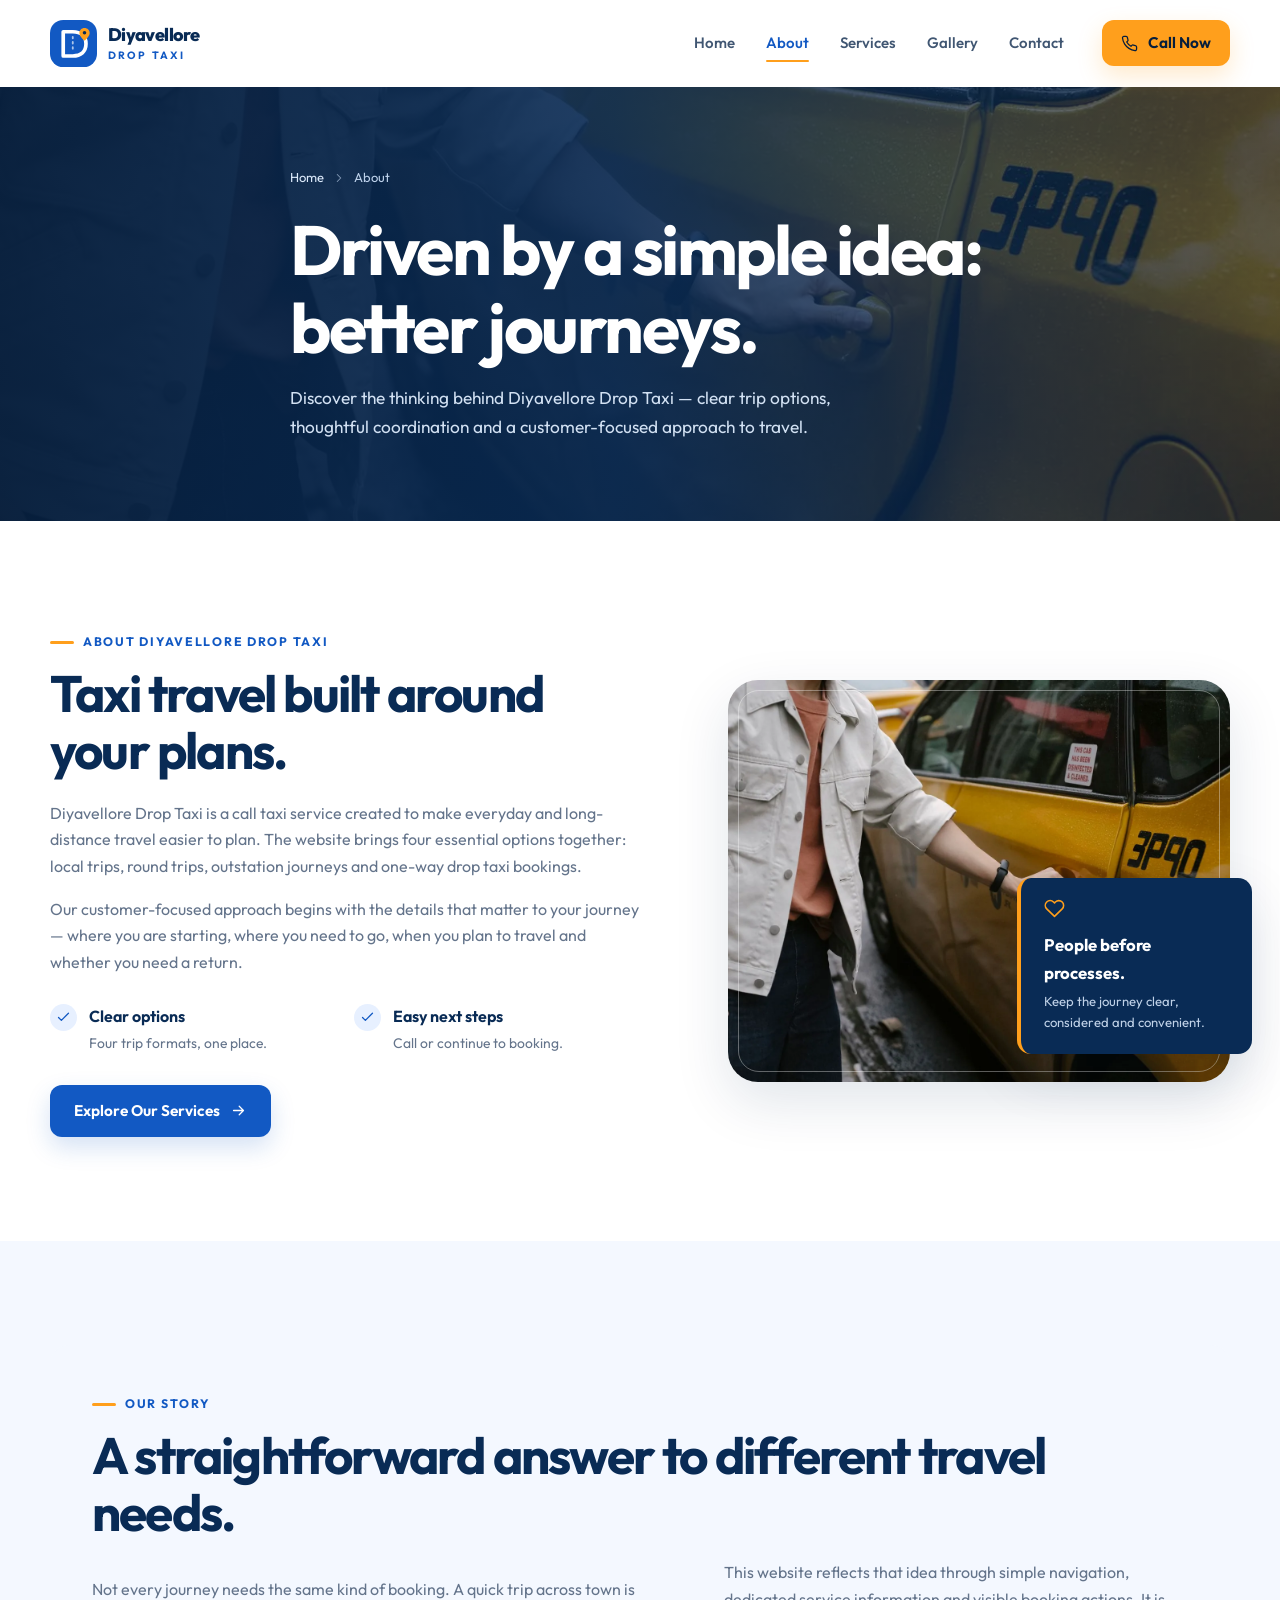
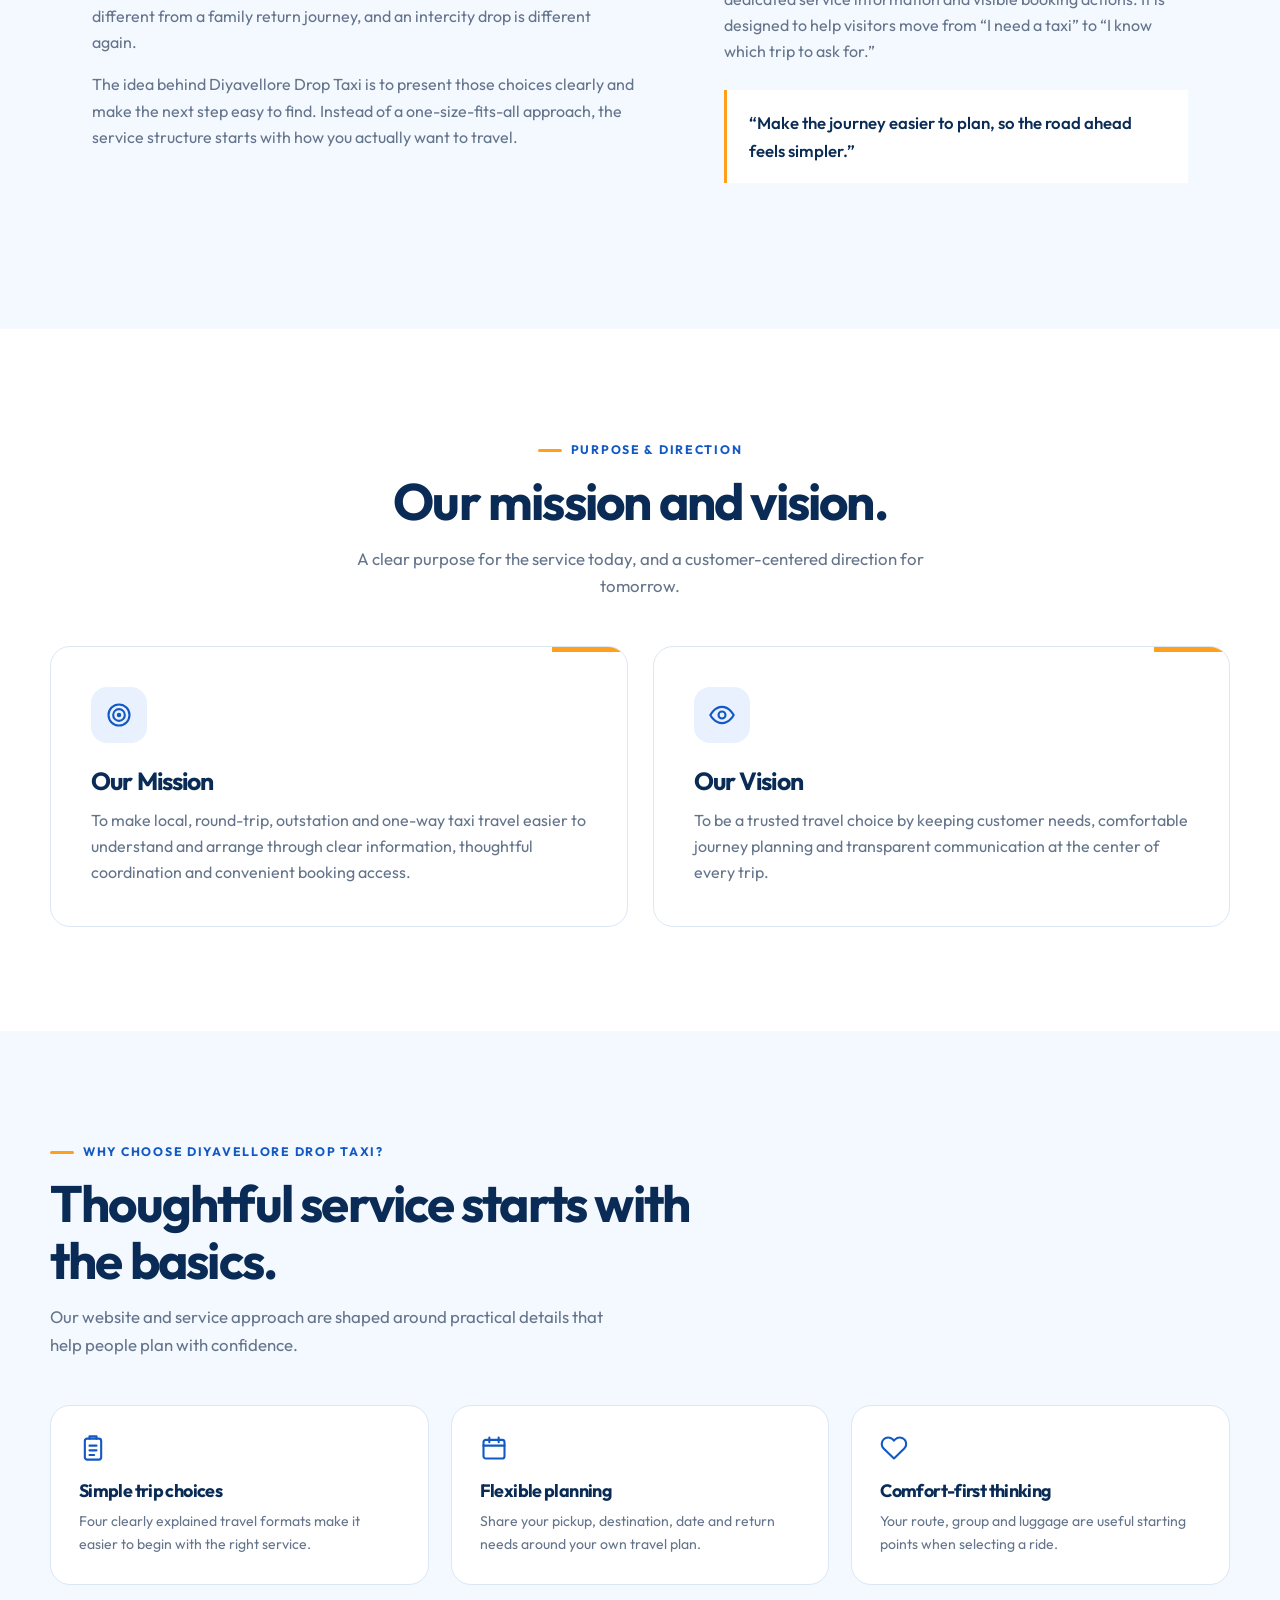
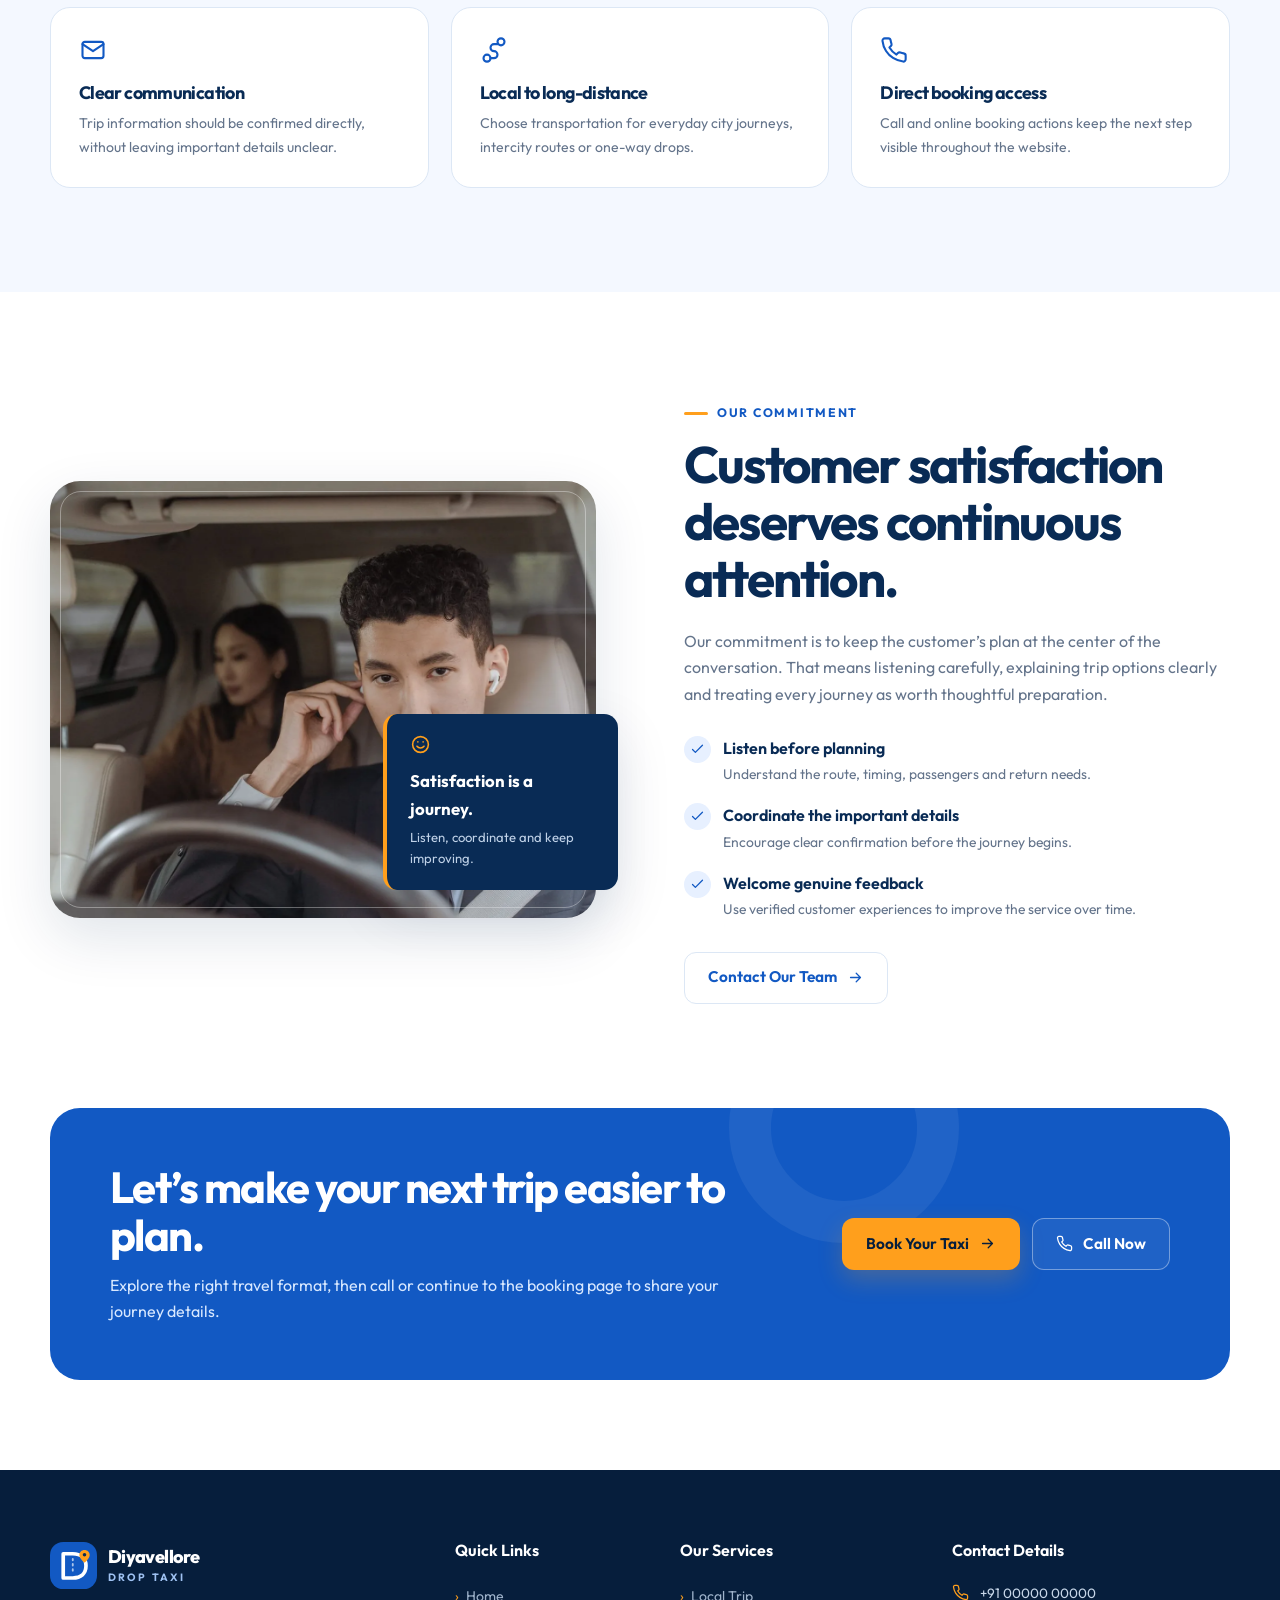
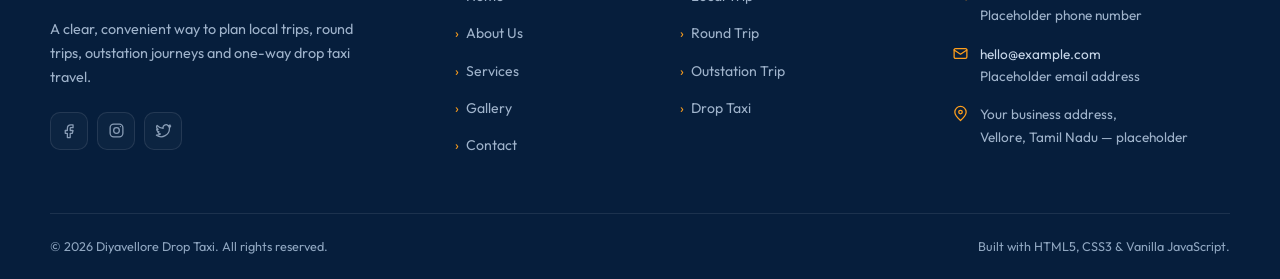
<file: about.html>
<!DOCTYPE html>
<html lang="en">
<head>
  <meta charset="UTF-8">
  <meta name="viewport" content="width=device-width, initial-scale=1.0">
  <title>About Diyavellore Drop Taxi | Customer-Focused Taxi Travel</title>
  <meta name="description" content="Learn about Diyavellore Drop Taxi, our customer-focused approach, mission, vision and commitment to clear, comfortable taxi travel planning.">
  <meta name="keywords" content="About Diyavellore Drop Taxi, Diyavello Red Drop Taxi, Reliable Taxi Service, Call Taxi Service, Customer Focused Taxi, Local and Outstation Taxi">
  <meta name="author" content="Diyavellore Drop Taxi">
  <meta name="robots" content="index, follow, max-image-preview:large">
  <meta name="theme-color" content="#092B55">
  <!-- TODO: Replace every https://www.example.com URL with the verified production domain. -->
  <link rel="canonical" href="https://www.example.com/about.html">
  <meta property="og:type" content="website">
  <meta property="og:locale" content="en_IN">
  <meta property="og:site_name" content="Diyavellore Drop Taxi">
  <meta property="og:title" content="About Diyavellore Drop Taxi | Customer-Focused Taxi Travel">
  <meta property="og:description" content="Learn about Diyavellore Drop Taxi, our customer-focused approach, mission, vision and commitment to clear, comfortable taxi travel planning.">
  <meta property="og:image" content="https://www.example.com/assets/images/hero/diyavellore-drop-taxi-social.jpg">
  <meta property="og:image:width" content="1200">
  <meta property="og:image:height" content="630">
  <meta property="og:image:alt" content="Yellow taxi travelling through a city">
  <meta property="og:url" content="https://www.example.com/about.html">
  <meta name="twitter:card" content="summary_large_image">
  <meta name="twitter:title" content="About Diyavellore Drop Taxi | Customer-Focused Taxi Travel">
  <meta name="twitter:description" content="Learn about Diyavellore Drop Taxi, our customer-focused approach, mission, vision and commitment to clear, comfortable taxi travel planning.">
  <meta name="twitter:image" content="https://www.example.com/assets/images/hero/diyavellore-drop-taxi-social.jpg">
  <meta name="twitter:image:alt" content="Yellow taxi travelling through a city">
  <link rel="icon" href="assets/images/logo/favicon.svg" type="image/svg+xml">
  <link rel="preconnect" href="https://fonts.googleapis.com">
  <link rel="preconnect" href="https://fonts.gstatic.com" crossorigin>
  <link href="https://fonts.googleapis.com/css2?family=Outfit:wght@300;400;500;600;700;800&amp;display=swap" rel="stylesheet">
  <link rel="stylesheet" href="assets/css/style.css">
  <script type="application/ld+json">
{
  "@context": "https://schema.org",
  "@graph": [
    {
      "@type": "Organization",
      "@id": "https://www.example.com/#organization",
      "name": "Diyavellore Drop Taxi",
      "url": "https://www.example.com/",
      "logo": "https://www.example.com/assets/images/logo/diyavellore-drop-taxi-logo.svg",
      "description": "Call taxi website for local, round-trip, outstation and one-way drop taxi travel."
    },
    {
      "@type": "TaxiService",
      "@id": "https://www.example.com/#taxi-service",
      "name": "Diyavellore Drop Taxi",
      "url": "https://www.example.com/",
      "provider": {
        "@id": "https://www.example.com/#organization"
      },
      "image": "https://www.example.com/assets/images/hero/diyavellore-drop-taxi-social.jpg",
      "serviceType": [
        "Local taxi service",
        "Round trip taxi",
        "Outstation taxi",
        "One-way drop taxi"
      ]
    }
  ]
}
  </script>
  <script src="assets/js/main.js" defer></script>
  
</head>
<body>
<a class="skip-link" href="#main-content">Skip to main content</a>
<header class="site-header" data-header>
  <div class="container header-inner">
    <a class="brand" href="index.html" aria-label="Diyavellore Drop Taxi home">
      <img class="brand__mark" src="assets/images/logo/diyavellore-drop-taxi-logo.svg" width="47" height="47" alt="">
      <span class="brand__text"><span class="brand__name">Diyavellore</span><span class="brand__tag">Drop Taxi</span></span>
    </a>
    <nav class="nav-wrap" aria-label="Primary navigation">
      <div class="nav-menu" id="primary-navigation" data-nav-menu>
        <ul class="nav-links">
          <li><a class="nav-link" href="index.html">Home</a></li>
          <li><a class="nav-link active" href="about.html" aria-current="page">About</a></li>
          <li><a class="nav-link" href="services.html">Services</a></li>
          <li><a class="nav-link" href="gallery.html">Gallery</a></li>
          <li><a class="nav-link" href="contact.html">Contact</a></li>
        </ul>
        <a class="btn btn--accent nav-mobile-call" href="tel:+910000000000" title="Placeholder phone number — replace before launch"><svg class="icon icon--sm" viewBox="0 0 24 24" aria-hidden="true" focusable="false"><path d="M22 16.92v3a2 2 0 0 1-2.18 2 19.79 19.79 0 0 1-8.63-3.07 19.5 19.5 0 0 1-6-6A19.79 19.79 0 0 1 2.12 4.18 2 2 0 0 1 4.11 2h3a2 2 0 0 1 2 1.72c.13.96.36 1.9.69 2.8a2 2 0 0 1-.45 2.11L8.09 9.91a16 16 0 0 0 6 6l1.27-1.27a2 2 0 0 1 2.11-.45c.91.33 1.85.56 2.81.69A2 2 0 0 1 22 16.92z"/></svg> Call Now</a>
      </div>
      <a class="btn btn--accent header-call" href="tel:+910000000000" aria-label="Call now — placeholder number" title="Placeholder phone number — replace before launch"><svg class="icon icon--sm" viewBox="0 0 24 24" aria-hidden="true" focusable="false"><path d="M22 16.92v3a2 2 0 0 1-2.18 2 19.79 19.79 0 0 1-8.63-3.07 19.5 19.5 0 0 1-6-6A19.79 19.79 0 0 1 2.12 4.18 2 2 0 0 1 4.11 2h3a2 2 0 0 1 2 1.72c.13.96.36 1.9.69 2.8a2 2 0 0 1-.45 2.11L8.09 9.91a16 16 0 0 0 6 6l1.27-1.27a2 2 0 0 1 2.11-.45c.91.33 1.85.56 2.81.69A2 2 0 0 1 22 16.92z"/></svg> Call Now</a>
      <button class="nav-toggle" type="button" aria-expanded="false" aria-controls="primary-navigation" aria-label="Open navigation menu" data-nav-toggle><span></span><span></span><span></span></button>
    </nav>
  </div>
</header>
<main id="main-content">
  <section class="page-hero" aria-labelledby="page-title">
  <div class="page-hero__media"><img src="assets/images/about/passenger-taxi-door.webp" alt="Passenger opening the door of a yellow taxi" width="1920" height="1000" fetchpriority="high"></div>
  <div class="container page-hero__content">
    <nav class="breadcrumbs" aria-label="Breadcrumb"><a href="index.html">Home</a><svg class="icon " viewBox="0 0 24 24" aria-hidden="true" focusable="false"><path d="m9 18 6-6-6-6"/></svg><span aria-current="page">About</span></nav>
    <h1 id="page-title">Driven by a simple idea: better journeys.</h1>
    <p>Discover the thinking behind Diyavellore Drop Taxi — clear trip options, thoughtful coordination and a customer-focused approach to travel.</p>
  </div>
</section>

  <section class="section" aria-labelledby="about-intro-title">
    <div class="container split-layout split-layout--wide-left">
      <div class="split-copy reveal reveal--left">
        <span class="eyebrow">About Diyavellore Drop Taxi</span>
        <h2 id="about-intro-title">Taxi travel built around your plans.</h2>
        <p>Diyavellore Drop Taxi is a call taxi service created to make everyday and long-distance travel easier to plan. The website brings four essential options together: local trips, round trips, outstation journeys and one-way drop taxi bookings.</p>
        <p>Our customer-focused approach begins with the details that matter to your journey — where you are starting, where you need to go, when you plan to travel and whether you need a return.</p>
        <ul class="check-list check-list--two-col">
          <li><span class="check-list__icon"><svg class="icon icon--sm" viewBox="0 0 24 24" aria-hidden="true" focusable="false"><path d="m5 12 4 4L19 6"/></svg></span><span><strong>Clear options</strong><small>Four trip formats, one place.</small></span></li>
          <li><span class="check-list__icon"><svg class="icon icon--sm" viewBox="0 0 24 24" aria-hidden="true" focusable="false"><path d="m5 12 4 4L19 6"/></svg></span><span><strong>Easy next steps</strong><small>Call or continue to booking.</small></span></li>
        </ul>
        <a class="btn btn--primary" href="services.html">Explore Our Services <svg class="icon icon--sm" viewBox="0 0 24 24" aria-hidden="true" focusable="false"><path d="M5 12h14M13 6l6 6-6 6"/></svg></a>
      </div>
      <div class="media-card reveal reveal--right">
        <div class="media-card__frame"><img src="assets/images/about/passenger-taxi-door.webp" alt="Passenger opening the door of a yellow taxi" width="1400" height="1000" loading="lazy" decoding="async"></div>
        <div class="media-card__label"><svg class="icon " viewBox="0 0 24 24" aria-hidden="true" focusable="false"><path d="M20.8 4.6a5.5 5.5 0 0 0-7.8 0L12 5.7l-1.1-1.1a5.5 5.5 0 0 0-7.8 7.8L12 21l8.8-8.6a5.5 5.5 0 0 0 0-7.8Z"/></svg><strong>People before processes.</strong><span>Keep the journey clear, considered and convenient.</span></div>
      </div>
    </div>
  </section>

  <section class="section section--tint" aria-labelledby="story-title">
    <div class="container">
      <div class="story-box reveal">
        <span class="eyebrow">Our story</span>
        <h2 id="story-title">A straightforward answer to different travel needs.</h2>
        <div class="split-layout split-layout--wide-left">
          <div><p>Not every journey needs the same kind of booking. A quick trip across town is different from a family return journey, and an intercity drop is different again.</p><p>The idea behind Diyavellore Drop Taxi is to present those choices clearly and make the next step easy to find. Instead of a one-size-fits-all approach, the service structure starts with how you actually want to travel.</p></div>
          <div><p>This website reflects that idea through simple navigation, dedicated service information and visible booking actions. It is designed to help visitors move from “I need a taxi” to “I know which trip to ask for.”</p><blockquote class="story-quote">“Make the journey easier to plan, so the road ahead feels simpler.”</blockquote></div>
        </div>
      </div>
    </div>
  </section>

  <section class="section" aria-labelledby="mission-title">
    <div class="container">
      <div class="section-head section-head--center"><span class="eyebrow">Purpose &amp; direction</span><h2 id="mission-title">Our mission and vision.</h2><p>A clear purpose for the service today, and a customer-centered direction for tomorrow.</p></div>
      <div class="mission-grid">
        <article class="mission-card reveal"><span class="mission-card__icon"><svg class="icon icon--lg" viewBox="0 0 24 24" aria-hidden="true" focusable="false"><circle cx="12" cy="12" r="9"/><circle cx="12" cy="12" r="5"/><circle cx="12" cy="12" r="1"/></svg></span><h3>Our Mission</h3><p>To make local, round-trip, outstation and one-way taxi travel easier to understand and arrange through clear information, thoughtful coordination and convenient booking access.</p></article>
        <article class="mission-card reveal reveal-delay-1"><span class="mission-card__icon"><svg class="icon icon--lg" viewBox="0 0 24 24" aria-hidden="true" focusable="false"><path d="M2 12s3.5-7 10-7 10 7 10 7-3.5 7-10 7S2 12 2 12Z"/><circle cx="12" cy="12" r="3"/></svg></span><h3>Our Vision</h3><p>To be a trusted travel choice by keeping customer needs, comfortable journey planning and transparent communication at the center of every trip.</p></article>
      </div>
    </div>
  </section>

  <section class="section section--tint" aria-labelledby="values-title">
    <div class="container">
      <div class="section-head"><div class="section-head__copy"><span class="eyebrow">Why choose Diyavellore Drop Taxi?</span><h2 id="values-title">Thoughtful service starts with the basics.</h2><p>Our website and service approach are shaped around practical details that help people plan with confidence.</p></div></div>
      <div class="values-grid">
        <article class="value-card reveal reveal-delay-0"><svg class="icon icon--lg" viewBox="0 0 24 24" aria-hidden="true" focusable="false"><rect x="5" y="4" width="14" height="18" rx="2"/><path d="M9 4V2h6v2M9 10h6M9 14h6M9 18h4"/></svg><h3>Simple trip choices</h3><p>Four clearly explained travel formats make it easier to begin with the right service.</p></article>
        <article class="value-card reveal reveal-delay-1"><svg class="icon icon--lg" viewBox="0 0 24 24" aria-hidden="true" focusable="false"><rect x="3" y="5" width="18" height="16" rx="2"/><path d="M16 3v4M8 3v4M3 10h18"/></svg><h3>Flexible planning</h3><p>Share your pickup, destination, date and return needs around your own travel plan.</p></article>
        <article class="value-card reveal reveal-delay-2"><svg class="icon icon--lg" viewBox="0 0 24 24" aria-hidden="true" focusable="false"><path d="M20.8 4.6a5.5 5.5 0 0 0-7.8 0L12 5.7l-1.1-1.1a5.5 5.5 0 0 0-7.8 7.8L12 21l8.8-8.6a5.5 5.5 0 0 0 0-7.8Z"/></svg><h3>Comfort-first thinking</h3><p>Your route, group and luggage are useful starting points when selecting a ride.</p></article>
        <article class="value-card reveal reveal-delay-0"><svg class="icon icon--lg" viewBox="0 0 24 24" aria-hidden="true" focusable="false"><rect x="3" y="5" width="18" height="14" rx="2"/><path d="m3 7 9 6 9-6"/></svg><h3>Clear communication</h3><p>Trip information should be confirmed directly, without leaving important details unclear.</p></article>
        <article class="value-card reveal reveal-delay-1"><svg class="icon icon--lg" viewBox="0 0 24 24" aria-hidden="true" focusable="false"><circle cx="6" cy="19" r="3"/><circle cx="18" cy="5" r="3"/><path d="M9 19h3a3 3 0 0 0 0-6h0a3 3 0 0 1 0-6h3"/></svg><h3>Local to long-distance</h3><p>Choose transportation for everyday city journeys, intercity routes or one-way drops.</p></article>
        <article class="value-card reveal reveal-delay-2"><svg class="icon icon--lg" viewBox="0 0 24 24" aria-hidden="true" focusable="false"><path d="M22 16.92v3a2 2 0 0 1-2.18 2 19.79 19.79 0 0 1-8.63-3.07 19.5 19.5 0 0 1-6-6A19.79 19.79 0 0 1 2.12 4.18 2 2 0 0 1 4.11 2h3a2 2 0 0 1 2 1.72c.13.96.36 1.9.69 2.8a2 2 0 0 1-.45 2.11L8.09 9.91a16 16 0 0 0 6 6l1.27-1.27a2 2 0 0 1 2.11-.45c.91.33 1.85.56 2.81.69A2 2 0 0 1 22 16.92z"/></svg><h3>Direct booking access</h3><p>Call and online booking actions keep the next step visible throughout the website.</p></article>
      </div>
    </div>
  </section>

  <section class="section" aria-labelledby="commitment-title">
    <div class="container split-layout split-layout--image-first">
      <div class="media-card reveal reveal--left">
        <div class="media-card__frame"><img src="assets/images/about/professional-driver-passenger.webp" alt="Professional driver transporting a passenger in a comfortable car" width="1400" height="1000" loading="lazy" decoding="async"></div>
        <div class="media-card__label"><svg class="icon " viewBox="0 0 24 24" aria-hidden="true" focusable="false"><circle cx="12" cy="12" r="9"/><path d="M8 14s1.5 2 4 2 4-2 4-2M9 9h.01M15 9h.01"/></svg><strong>Satisfaction is a journey.</strong><span>Listen, coordinate and keep improving.</span></div>
      </div>
      <div class="split-copy reveal reveal--right">
        <span class="eyebrow">Our commitment</span>
        <h2 id="commitment-title">Customer satisfaction deserves continuous attention.</h2>
        <p>Our commitment is to keep the customer’s plan at the center of the conversation. That means listening carefully, explaining trip options clearly and treating every journey as worth thoughtful preparation.</p>
        <ul class="check-list">
          <li><span class="check-list__icon"><svg class="icon icon--sm" viewBox="0 0 24 24" aria-hidden="true" focusable="false"><path d="m5 12 4 4L19 6"/></svg></span><span><strong>Listen before planning</strong><small>Understand the route, timing, passengers and return needs.</small></span></li>
          <li><span class="check-list__icon"><svg class="icon icon--sm" viewBox="0 0 24 24" aria-hidden="true" focusable="false"><path d="m5 12 4 4L19 6"/></svg></span><span><strong>Coordinate the important details</strong><small>Encourage clear confirmation before the journey begins.</small></span></li>
          <li><span class="check-list__icon"><svg class="icon icon--sm" viewBox="0 0 24 24" aria-hidden="true" focusable="false"><path d="m5 12 4 4L19 6"/></svg></span><span><strong>Welcome genuine feedback</strong><small>Use verified customer experiences to improve the service over time.</small></span></li>
        </ul>
        <a class="btn btn--outline" href="contact.html">Contact Our Team <svg class="icon icon--sm" viewBox="0 0 24 24" aria-hidden="true" focusable="false"><path d="M5 12h14M13 6l6 6-6 6"/></svg></a>
      </div>
    </div>
  </section>

  <section class="cta-section" aria-labelledby="cta-title">
  <div class="container">
    <div class="cta-box reveal">
      <div class="cta-box__copy">
        <h2 id="cta-title">Let’s make your next trip easier to plan.</h2>
        <p>Explore the right travel format, then call or continue to the booking page to share your journey details.</p>
      </div>
      <div class="cta-box__actions">
        <a class="btn btn--accent" href="https://blanchedalmond-aardvark-696521.hostingersite.com/contact.php">Book Your Taxi <svg class="icon icon--sm" viewBox="0 0 24 24" aria-hidden="true" focusable="false"><path d="M5 12h14M13 6l6 6-6 6"/></svg></a>
        <a class="btn btn--ghost-light" href="tel:+910000000000" title="Placeholder phone number — replace before launch"><svg class="icon icon--sm" viewBox="0 0 24 24" aria-hidden="true" focusable="false"><path d="M22 16.92v3a2 2 0 0 1-2.18 2 19.79 19.79 0 0 1-8.63-3.07 19.5 19.5 0 0 1-6-6A19.79 19.79 0 0 1 2.12 4.18 2 2 0 0 1 4.11 2h3a2 2 0 0 1 2 1.72c.13.96.36 1.9.69 2.8a2 2 0 0 1-.45 2.11L8.09 9.91a16 16 0 0 0 6 6l1.27-1.27a2 2 0 0 1 2.11-.45c.91.33 1.85.56 2.81.69A2 2 0 0 1 22 16.92z"/></svg> Call Now</a>
      </div>
    </div>
  </div>
</section>
</main>
<footer class="site-footer">
  <div class="container footer-main">
    <div class="footer-about">
      <a class="brand" href="index.html" aria-label="Diyavellore Drop Taxi home">
        <img class="brand__mark" src="assets/images/logo/diyavellore-drop-taxi-logo.svg" width="47" height="47" alt="" loading="lazy">
        <span class="brand__text"><span class="brand__name">Diyavellore</span><span class="brand__tag">Drop Taxi</span></span>
      </a>
      <p>A clear, convenient way to plan local trips, round trips, outstation journeys and one-way drop taxi travel.</p>
      <div class="social-links" role="group" aria-label="Social media links not configured">
        <span class="social-icon social-icon--placeholder" role="img" title="Add your Facebook URL before launch" aria-label="Facebook link not configured"><svg class="icon icon--sm" viewBox="0 0 24 24" aria-hidden="true" focusable="false"><path d="M14 8h3V4h-3c-3 0-5 2-5 5v3H6v4h3v6h4v-6h3l1-4h-4V9c0-.7.3-1 1-1Z"/></svg></span>
        <span class="social-icon social-icon--placeholder" role="img" title="Add your Instagram URL before launch" aria-label="Instagram link not configured"><svg class="icon icon--sm" viewBox="0 0 24 24" aria-hidden="true" focusable="false"><rect x="3" y="3" width="18" height="18" rx="5"/><circle cx="12" cy="12" r="4"/><path d="M17.5 6.5h.01"/></svg></span>
        <span class="social-icon social-icon--placeholder" role="img" title="Add your X or Twitter URL before launch" aria-label="X or Twitter link not configured"><svg class="icon icon--sm" viewBox="0 0 24 24" aria-hidden="true" focusable="false"><path d="M22 5.9c-.8.4-1.6.6-2.5.8a4.2 4.2 0 0 0 1.8-2.3c-.8.5-1.7.8-2.7 1a4.1 4.1 0 0 0-7.1 3.7A11.7 11.7 0 0 1 3 4.8a4.1 4.1 0 0 0 1.3 5.5c-.7 0-1.3-.2-1.9-.5a4.1 4.1 0 0 0 3.3 4.1c-.6.2-1.3.2-1.9.1a4.1 4.1 0 0 0 3.8 2.8A8.3 8.3 0 0 1 2 18.6a11.7 11.7 0 0 0 18.4-10c0-.2 0-.4-.1-.6.7-.5 1.2-1.2 1.7-2.1Z"/></svg></span>
      </div>
    </div>
    <div>
      <h2 class="footer-title">Quick Links</h2>
      <ul class="footer-links">
        <li><a href="index.html">Home</a></li>
        <li><a href="about.html">About Us</a></li>
        <li><a href="services.html">Services</a></li>
        <li><a href="gallery.html">Gallery</a></li>
        <li><a href="contact.html">Contact</a></li>
      </ul>
    </div>
    <div>
      <h2 class="footer-title">Our Services</h2>
      <ul class="footer-links">
        <li><a href="services.html#local-trip">Local Trip</a></li>
        <li><a href="services.html#round-trip">Round Trip</a></li>
        <li><a href="services.html#outstation-trip">Outstation Trip</a></li>
        <li><a href="services.html#drop-taxi">Drop Taxi</a></li>
      </ul>
    </div>
    <div class="footer-contact-column">
      <h2 class="footer-title">Contact Details</h2>
      <div class="footer-contact">
        <div class="footer-contact__item"><svg class="icon icon--sm" viewBox="0 0 24 24" aria-hidden="true" focusable="false"><path d="M22 16.92v3a2 2 0 0 1-2.18 2 19.79 19.79 0 0 1-8.63-3.07 19.5 19.5 0 0 1-6-6A19.79 19.79 0 0 1 2.12 4.18 2 2 0 0 1 4.11 2h3a2 2 0 0 1 2 1.72c.13.96.36 1.9.69 2.8a2 2 0 0 1-.45 2.11L8.09 9.91a16 16 0 0 0 6 6l1.27-1.27a2 2 0 0 1 2.11-.45c.91.33 1.85.56 2.81.69A2 2 0 0 1 22 16.92z"/></svg><span><a href="tel:+910000000000" title="Placeholder phone number">+91 00000 00000</a><br>Placeholder phone number</span></div>
        <div class="footer-contact__item"><svg class="icon icon--sm" viewBox="0 0 24 24" aria-hidden="true" focusable="false"><rect x="3" y="5" width="18" height="14" rx="2"/><path d="m3 7 9 6 9-6"/></svg><span><a href="mailto:hello@example.com">hello@example.com</a><br>Placeholder email address</span></div>
        <div class="footer-contact__item"><svg class="icon icon--sm" viewBox="0 0 24 24" aria-hidden="true" focusable="false"><path d="M20 10c0 5-8 12-8 12S4 15 4 10a8 8 0 1 1 16 0Z"/><circle cx="12" cy="10" r="2.5"/></svg><span>Your business address,<br>Vellore, Tamil Nadu — placeholder</span></div>
      </div>
    </div>
  </div>
  <div class="container footer-bottom">
    <p>© <span data-current-year>2026</span> Diyavellore Drop Taxi. All rights reserved.</p>
    <p>Built with HTML5, CSS3 &amp; Vanilla JavaScript.</p>
  </div>
</footer>
<button class="back-to-top" type="button" aria-label="Back to top" title="Back to top" data-back-to-top><svg class="icon " viewBox="0 0 24 24" aria-hidden="true" focusable="false"><path d="m18 15-6-6-6 6"/></svg></button>
</body>
</html>
</file>
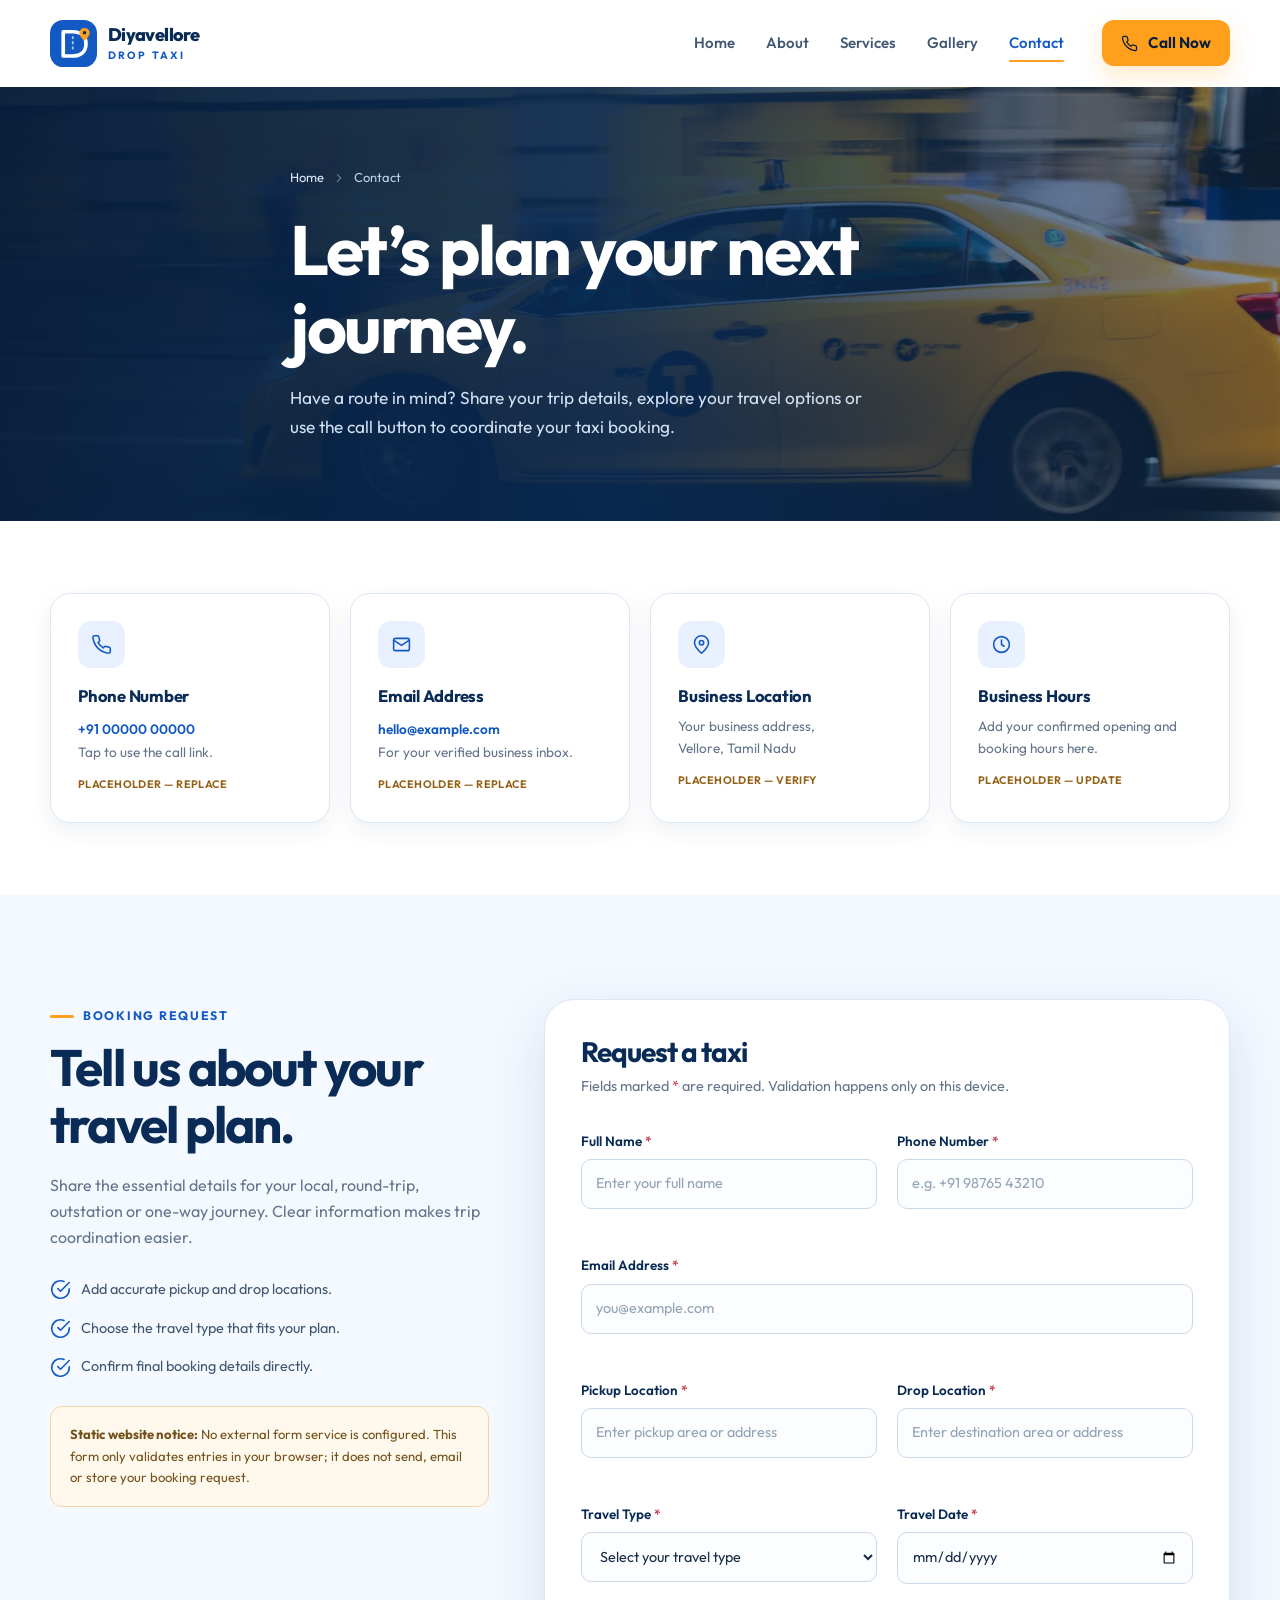
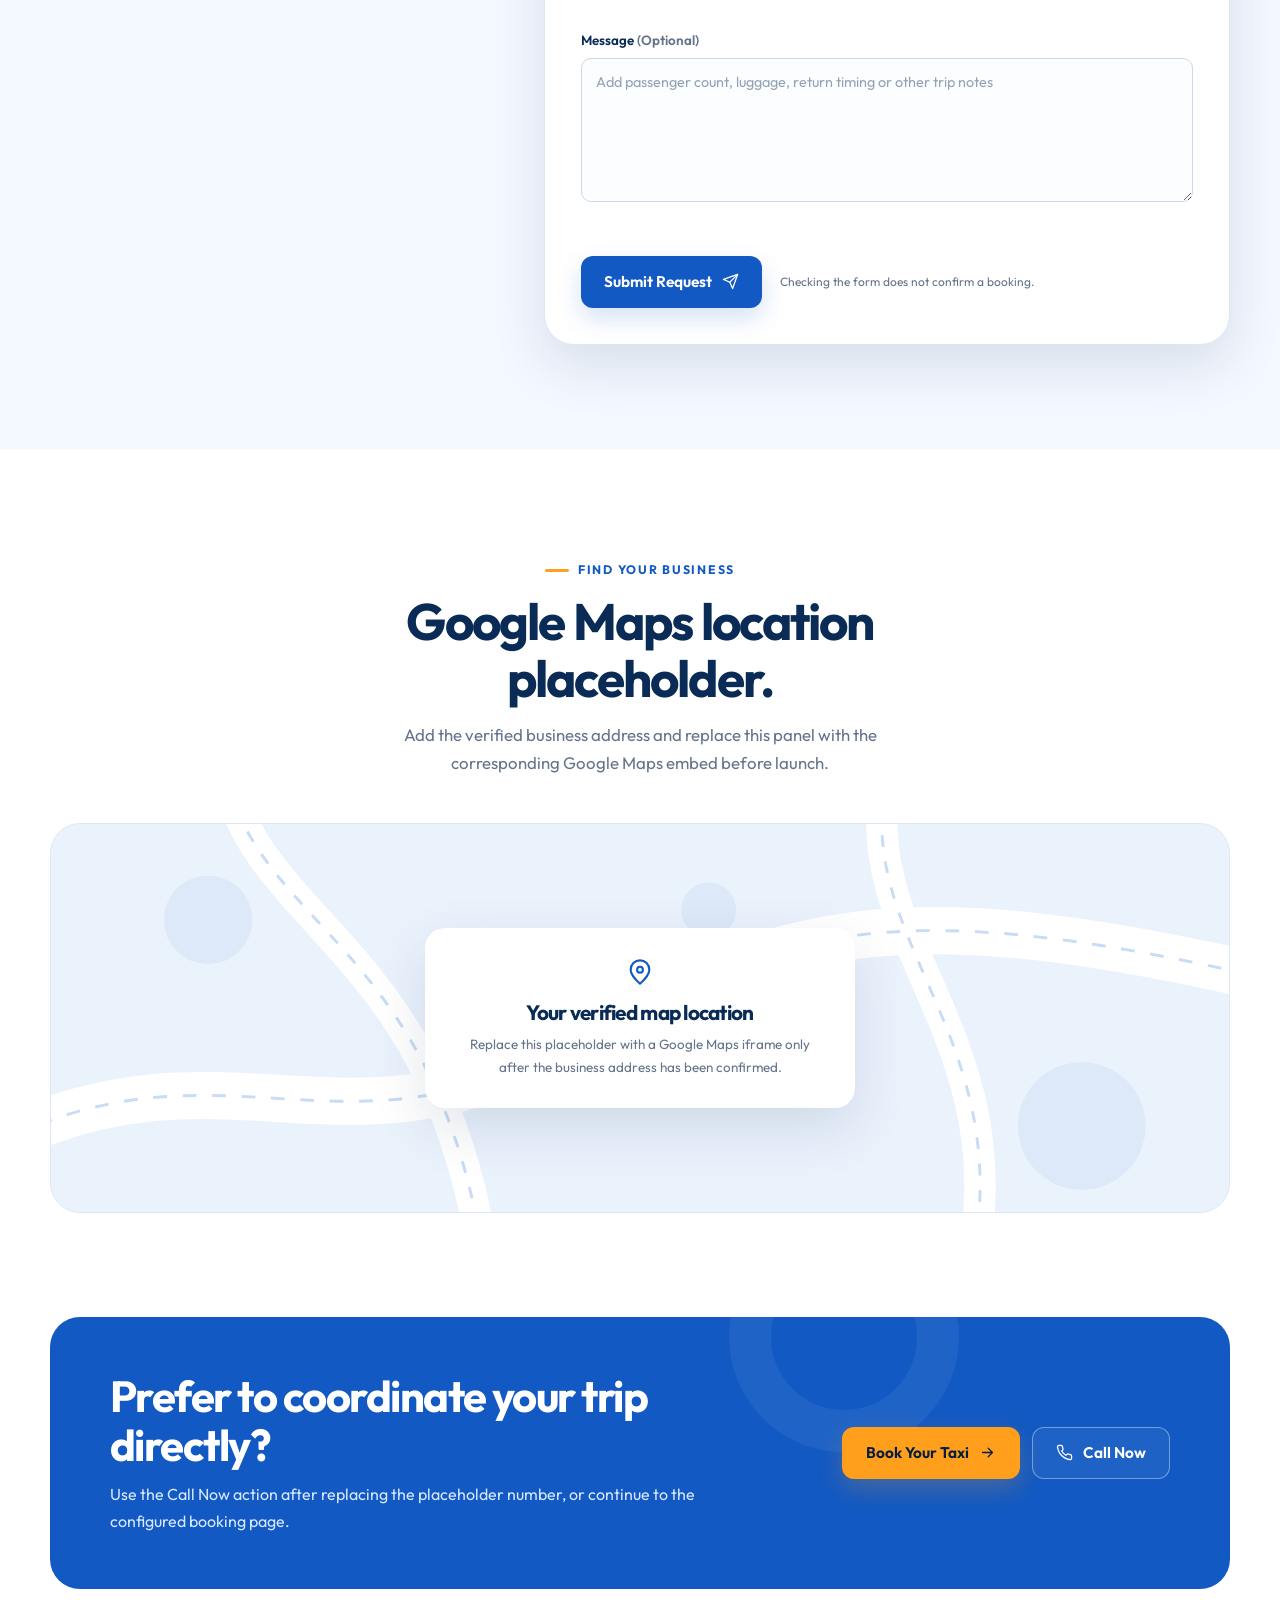
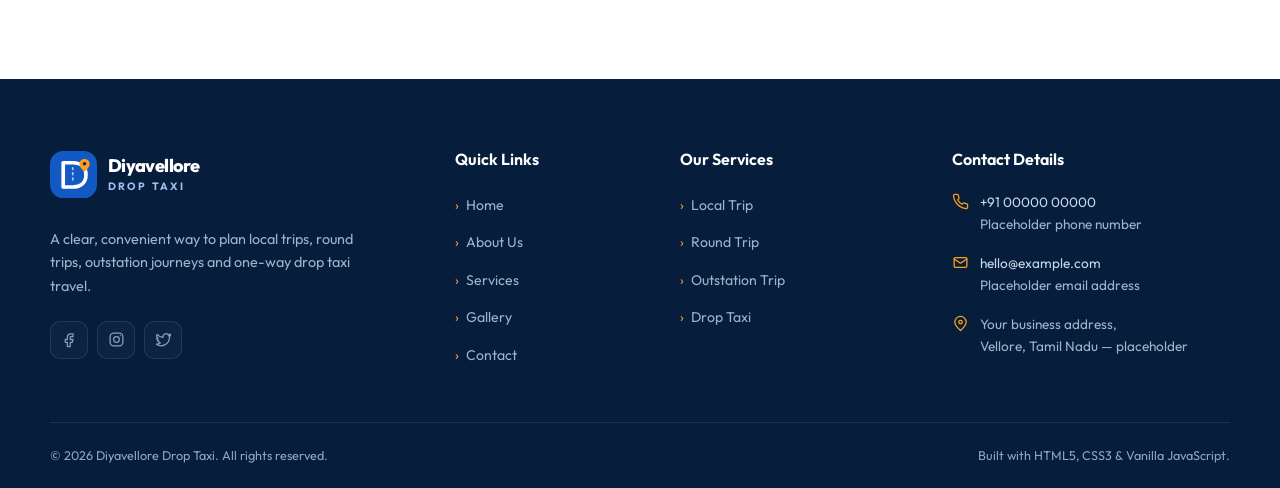
<file: contact.html>
<!DOCTYPE html>
<html lang="en">
<head>
  <meta charset="UTF-8">
  <meta name="viewport" content="width=device-width, initial-scale=1.0">
  <title>Contact &amp; Taxi Booking Request | Diyavellore Drop Taxi</title>
  <meta name="description" content="Contact Diyavellore Drop Taxi for local, round-trip, outstation and one-way travel. Use the validated static booking request form or call to book.">
  <meta name="keywords" content="Contact Diyavellore Drop Taxi, Taxi Booking, Call Taxi Service, Affordable Taxi Booking, Local Taxi Contact, Outstation Taxi Booking, Diyavello Red Drop Taxi">
  <meta name="author" content="Diyavellore Drop Taxi">
  <meta name="robots" content="index, follow, max-image-preview:large">
  <meta name="theme-color" content="#092B55">
  <!-- TODO: Replace every https://www.example.com URL with the verified production domain. -->
  <link rel="canonical" href="https://www.example.com/contact.html">
  <meta property="og:type" content="website">
  <meta property="og:locale" content="en_IN">
  <meta property="og:site_name" content="Diyavellore Drop Taxi">
  <meta property="og:title" content="Contact &amp; Taxi Booking Request | Diyavellore Drop Taxi">
  <meta property="og:description" content="Contact Diyavellore Drop Taxi for local, round-trip, outstation and one-way travel. Use the validated static booking request form or call to book.">
  <meta property="og:image" content="https://www.example.com/assets/images/hero/diyavellore-drop-taxi-social.jpg">
  <meta property="og:image:width" content="1200">
  <meta property="og:image:height" content="630">
  <meta property="og:image:alt" content="Yellow taxi travelling through a city">
  <meta property="og:url" content="https://www.example.com/contact.html">
  <meta name="twitter:card" content="summary_large_image">
  <meta name="twitter:title" content="Contact &amp; Taxi Booking Request | Diyavellore Drop Taxi">
  <meta name="twitter:description" content="Contact Diyavellore Drop Taxi for local, round-trip, outstation and one-way travel. Use the validated static booking request form or call to book.">
  <meta name="twitter:image" content="https://www.example.com/assets/images/hero/diyavellore-drop-taxi-social.jpg">
  <meta name="twitter:image:alt" content="Yellow taxi travelling through a city">
  <link rel="icon" href="assets/images/logo/favicon.svg" type="image/svg+xml">
  <link rel="preconnect" href="https://fonts.googleapis.com">
  <link rel="preconnect" href="https://fonts.gstatic.com" crossorigin>
  <link href="https://fonts.googleapis.com/css2?family=Outfit:wght@300;400;500;600;700;800&amp;display=swap" rel="stylesheet">
  <link rel="stylesheet" href="assets/css/style.css">
  <script type="application/ld+json">
{
  "@context": "https://schema.org",
  "@graph": [
    {
      "@type": "Organization",
      "@id": "https://www.example.com/#organization",
      "name": "Diyavellore Drop Taxi",
      "url": "https://www.example.com/",
      "logo": "https://www.example.com/assets/images/logo/diyavellore-drop-taxi-logo.svg",
      "description": "Call taxi website for local, round-trip, outstation and one-way drop taxi travel."
    },
    {
      "@type": "TaxiService",
      "@id": "https://www.example.com/#taxi-service",
      "name": "Diyavellore Drop Taxi",
      "url": "https://www.example.com/",
      "provider": {
        "@id": "https://www.example.com/#organization"
      },
      "image": "https://www.example.com/assets/images/hero/diyavellore-drop-taxi-social.jpg",
      "serviceType": [
        "Local taxi service",
        "Round trip taxi",
        "Outstation taxi",
        "One-way drop taxi"
      ]
    }
  ]
}
  </script>
  <script src="assets/js/main.js" defer></script>
  <script src="assets/js/contact.js" defer></script>
</head>
<body>
<a class="skip-link" href="#main-content">Skip to main content</a>
<header class="site-header" data-header>
  <div class="container header-inner">
    <a class="brand" href="index.html" aria-label="Diyavellore Drop Taxi home">
      <img class="brand__mark" src="assets/images/logo/diyavellore-drop-taxi-logo.svg" width="47" height="47" alt="">
      <span class="brand__text"><span class="brand__name">Diyavellore</span><span class="brand__tag">Drop Taxi</span></span>
    </a>
    <nav class="nav-wrap" aria-label="Primary navigation">
      <div class="nav-menu" id="primary-navigation" data-nav-menu>
        <ul class="nav-links">
          <li><a class="nav-link" href="index.html">Home</a></li>
          <li><a class="nav-link" href="about.html">About</a></li>
          <li><a class="nav-link" href="services.html">Services</a></li>
          <li><a class="nav-link" href="gallery.html">Gallery</a></li>
          <li><a class="nav-link active" href="contact.html" aria-current="page">Contact</a></li>
        </ul>
        <a class="btn btn--accent nav-mobile-call" href="tel:+910000000000" title="Placeholder phone number — replace before launch"><svg class="icon icon--sm" viewBox="0 0 24 24" aria-hidden="true" focusable="false"><path d="M22 16.92v3a2 2 0 0 1-2.18 2 19.79 19.79 0 0 1-8.63-3.07 19.5 19.5 0 0 1-6-6A19.79 19.79 0 0 1 2.12 4.18 2 2 0 0 1 4.11 2h3a2 2 0 0 1 2 1.72c.13.96.36 1.9.69 2.8a2 2 0 0 1-.45 2.11L8.09 9.91a16 16 0 0 0 6 6l1.27-1.27a2 2 0 0 1 2.11-.45c.91.33 1.85.56 2.81.69A2 2 0 0 1 22 16.92z"/></svg> Call Now</a>
      </div>
      <a class="btn btn--accent header-call" href="tel:+910000000000" aria-label="Call now — placeholder number" title="Placeholder phone number — replace before launch"><svg class="icon icon--sm" viewBox="0 0 24 24" aria-hidden="true" focusable="false"><path d="M22 16.92v3a2 2 0 0 1-2.18 2 19.79 19.79 0 0 1-8.63-3.07 19.5 19.5 0 0 1-6-6A19.79 19.79 0 0 1 2.12 4.18 2 2 0 0 1 4.11 2h3a2 2 0 0 1 2 1.72c.13.96.36 1.9.69 2.8a2 2 0 0 1-.45 2.11L8.09 9.91a16 16 0 0 0 6 6l1.27-1.27a2 2 0 0 1 2.11-.45c.91.33 1.85.56 2.81.69A2 2 0 0 1 22 16.92z"/></svg> Call Now</a>
      <button class="nav-toggle" type="button" aria-expanded="false" aria-controls="primary-navigation" aria-label="Open navigation menu" data-nav-toggle><span></span><span></span><span></span></button>
    </nav>
  </div>
</header>
<main id="main-content">
  <section class="page-hero" aria-labelledby="page-title">
  <div class="page-hero__media"><img src="assets/images/hero/home-yellow-taxi-city.webp" alt="Yellow taxi providing city transportation on a busy street" width="1920" height="1000" fetchpriority="high"></div>
  <div class="container page-hero__content">
    <nav class="breadcrumbs" aria-label="Breadcrumb"><a href="index.html">Home</a><svg class="icon " viewBox="0 0 24 24" aria-hidden="true" focusable="false"><path d="m9 18 6-6-6-6"/></svg><span aria-current="page">Contact</span></nav>
    <h1 id="page-title">Let’s plan your next journey.</h1>
    <p>Have a route in mind? Share your trip details, explore your travel options or use the call button to coordinate your taxi booking.</p>
  </div>
</section>

  <section class="section section--compact" aria-label="Company contact information">
    <div class="container contact-cards">
      <article class="contact-card reveal"><span class="contact-card__icon"><svg class="icon " viewBox="0 0 24 24" aria-hidden="true" focusable="false"><path d="M22 16.92v3a2 2 0 0 1-2.18 2 19.79 19.79 0 0 1-8.63-3.07 19.5 19.5 0 0 1-6-6A19.79 19.79 0 0 1 2.12 4.18 2 2 0 0 1 4.11 2h3a2 2 0 0 1 2 1.72c.13.96.36 1.9.69 2.8a2 2 0 0 1-.45 2.11L8.09 9.91a16 16 0 0 0 6 6l1.27-1.27a2 2 0 0 1 2.11-.45c.91.33 1.85.56 2.81.69A2 2 0 0 1 22 16.92z"/></svg></span><h2>Phone Number</h2><a href="tel:+910000000000" title="Placeholder phone number — replace before launch">+91 00000 00000</a><p>Tap to use the call link.</p><span class="placeholder-label">Placeholder — replace</span></article>
      <article class="contact-card reveal reveal-delay-1"><span class="contact-card__icon"><svg class="icon " viewBox="0 0 24 24" aria-hidden="true" focusable="false"><rect x="3" y="5" width="18" height="14" rx="2"/><path d="m3 7 9 6 9-6"/></svg></span><h2>Email Address</h2><a href="mailto:hello@example.com">hello@example.com</a><p>For your verified business inbox.</p><span class="placeholder-label">Placeholder — replace</span></article>
      <article class="contact-card reveal reveal-delay-2"><span class="contact-card__icon"><svg class="icon " viewBox="0 0 24 24" aria-hidden="true" focusable="false"><path d="M20 10c0 5-8 12-8 12S4 15 4 10a8 8 0 1 1 16 0Z"/><circle cx="12" cy="10" r="2.5"/></svg></span><h2>Business Location</h2><p>Your business address,<br>Vellore, Tamil Nadu</p><span class="placeholder-label">Placeholder — verify</span></article>
      <article class="contact-card reveal reveal-delay-3"><span class="contact-card__icon"><svg class="icon " viewBox="0 0 24 24" aria-hidden="true" focusable="false"><circle cx="12" cy="12" r="9"/><path d="M12 7v5l3 2"/></svg></span><h2>Business Hours</h2><p>Add your confirmed opening and booking hours here.</p><span class="placeholder-label">Placeholder — update</span></article>
    </div>
  </section>

  <section class="section section--tint" aria-labelledby="booking-form-title">
    <div class="container contact-layout">
      <div class="contact-intro reveal reveal--left">
        <span class="eyebrow">Booking request</span>
        <h2>Tell us about your travel plan.</h2>
        <p>Share the essential details for your local, round-trip, outstation or one-way journey. Clear information makes trip coordination easier.</p>
        <ul class="contact-intro__points">
          <li><svg class="icon " viewBox="0 0 24 24" aria-hidden="true" focusable="false"><path d="M22 11.1V12a10 10 0 1 1-5.9-9.1"/><path d="m9 11 3 3L22 4"/></svg> Add accurate pickup and drop locations.</li>
          <li><svg class="icon " viewBox="0 0 24 24" aria-hidden="true" focusable="false"><path d="M22 11.1V12a10 10 0 1 1-5.9-9.1"/><path d="m9 11 3 3L22 4"/></svg> Choose the travel type that fits your plan.</li>
          <li><svg class="icon " viewBox="0 0 24 24" aria-hidden="true" focusable="false"><path d="M22 11.1V12a10 10 0 1 1-5.9-9.1"/><path d="m9 11 3 3L22 4"/></svg> Confirm final booking details directly.</li>
        </ul>
        <div class="form-disclaimer"><strong>Static website notice:</strong> No external form service is configured. This form only validates entries in your browser; it does not send, email or store your booking request.</div>
      </div>

      <form class="booking-form reveal reveal--right" novalidate data-booking-form>
        <h2 id="booking-form-title">Request a taxi</h2>
        <p class="booking-form__intro">Fields marked <span class="required">*</span> are required. Validation happens only on this device.</p>
        <div class="form-grid">
          <div class="form-group">
            <label for="fullName">Full Name <span class="required" aria-hidden="true">*</span></label>
            <input class="form-control" type="text" id="fullName" name="fullName" placeholder="Enter your full name" autocomplete="name" maxlength="80" aria-describedby="fullNameError" required>
            <span class="field-error" id="fullNameError" aria-live="polite"></span>
          </div>
          <div class="form-group">
            <label for="phone">Phone Number <span class="required" aria-hidden="true">*</span></label>
            <input class="form-control" type="tel" id="phone" name="phone" placeholder="e.g. +91 98765 43210" autocomplete="tel" inputmode="tel" maxlength="20" aria-describedby="phoneError" required>
            <span class="field-error" id="phoneError" aria-live="polite"></span>
          </div>
          <div class="form-group form-group--full">
            <label for="email">Email Address <span class="required" aria-hidden="true">*</span></label>
            <input class="form-control" type="email" id="email" name="email" placeholder="you@example.com" autocomplete="email" maxlength="254" aria-describedby="emailError" required>
            <span class="field-error" id="emailError" aria-live="polite"></span>
          </div>
          <div class="form-group">
            <label for="pickupLocation">Pickup Location <span class="required" aria-hidden="true">*</span></label>
            <input class="form-control" type="text" id="pickupLocation" name="pickupLocation" placeholder="Enter pickup area or address" autocomplete="off" maxlength="150" aria-describedby="pickupLocationError" required>
            <span class="field-error" id="pickupLocationError" aria-live="polite"></span>
          </div>
          <div class="form-group">
            <label for="dropLocation">Drop Location <span class="required" aria-hidden="true">*</span></label>
            <input class="form-control" type="text" id="dropLocation" name="dropLocation" placeholder="Enter destination area or address" autocomplete="off" maxlength="150" aria-describedby="dropLocationError" required>
            <span class="field-error" id="dropLocationError" aria-live="polite"></span>
          </div>
          <div class="form-group">
            <label for="travelType">Travel Type <span class="required" aria-hidden="true">*</span></label>
            <select class="form-control" id="travelType" name="travelType" aria-describedby="travelTypeError" required>
              <option value="">Select your travel type</option>
              <option value="local">Local Trip</option>
              <option value="round">Round Trip</option>
              <option value="outstation">Outstation Trip</option>
              <option value="drop">Drop Taxi — One Way</option>
            </select>
            <span class="field-error" id="travelTypeError" aria-live="polite"></span>
          </div>
          <div class="form-group">
            <label for="travelDate">Travel Date <span class="required" aria-hidden="true">*</span></label>
            <input class="form-control" type="date" id="travelDate" name="travelDate" aria-describedby="travelDateError" required>
            <span class="field-error" id="travelDateError" aria-live="polite"></span>
          </div>
          <div class="form-group form-group--full">
            <label for="message">Message <span class="muted">(Optional)</span></label>
            <textarea class="form-control" id="message" name="message" rows="5" placeholder="Add passenger count, luggage, return timing or other trip notes" maxlength="1000" aria-describedby="messageError"></textarea>
            <span class="field-error" id="messageError" aria-live="polite"></span>
          </div>
        </div>
        <div class="form-footer">
          <button class="btn btn--primary" type="submit" data-submit-button disabled>Submit Request <svg class="icon icon--sm" viewBox="0 0 24 24" aria-hidden="true" focusable="false"><path d="m22 2-7 20-4-9-9-4Z"/><path d="M22 2 11 13"/></svg></button>
          <p>Checking the form does not confirm a booking.</p>
        </div>
        <div class="form-status" role="status" aria-live="polite" data-form-status></div>
        <noscript><p class="form-disclaimer">JavaScript is required to validate this static form. Please use the Call Now link or configure an external form service.</p></noscript>
      </form>
    </div>
  </section>

  <section class="section" aria-labelledby="map-title">
    <div class="container">
      <div class="section-head section-head--center"><span class="eyebrow">Find your business</span><h2 id="map-title">Google Maps location placeholder.</h2><p>Add the verified business address and replace this panel with the corresponding Google Maps embed before launch.</p></div>
      <div class="map-placeholder reveal">
        <svg class="map-placeholder__art" viewBox="0 0 1200 400" preserveAspectRatio="xMidYMid slice" aria-hidden="true">
          <rect width="1200" height="400" fill="#EAF2FC"/>
          <path d="M-40 320C180 220 300 350 520 230S850 70 1240 160" fill="none" stroke="#FFFFFF" stroke-width="48"/>
          <path d="M180-40C220 110 390 130 440 440M850-40C820 120 980 220 940 440" fill="none" stroke="#FFFFFF" stroke-width="32"/>
          <path d="M-40 320C180 220 300 350 520 230S850 70 1240 160" fill="none" stroke="#C9DCF5" stroke-width="3" stroke-dasharray="14 16"/>
          <path d="M180-40C220 110 390 130 440 440M850-40C820 120 980 220 940 440" fill="none" stroke="#C9DCF5" stroke-width="3" stroke-dasharray="12 15"/>
          <circle cx="160" cy="100" r="45" fill="#DDE9F8"/><circle cx="1050" cy="310" r="65" fill="#DDE9F8"/><circle cx="670" cy="90" r="28" fill="#DDE9F8"/>
        </svg>
        <div class="map-placeholder__card"><svg class="icon icon--lg" viewBox="0 0 24 24" aria-hidden="true" focusable="false"><path d="M20 10c0 5-8 12-8 12S4 15 4 10a8 8 0 1 1 16 0Z"/><circle cx="12" cy="10" r="2.5"/></svg><h2>Your verified map location</h2><p>Replace this placeholder with a Google Maps iframe only after the business address has been confirmed.</p></div>
      </div>
    </div>
  </section>

  <section class="cta-section" aria-labelledby="cta-title">
  <div class="container">
    <div class="cta-box reveal">
      <div class="cta-box__copy">
        <h2 id="cta-title">Prefer to coordinate your trip directly?</h2>
        <p>Use the Call Now action after replacing the placeholder number, or continue to the configured booking page.</p>
      </div>
      <div class="cta-box__actions">
        <a class="btn btn--accent" href="https://blanchedalmond-aardvark-696521.hostingersite.com/contact.php">Book Your Taxi <svg class="icon icon--sm" viewBox="0 0 24 24" aria-hidden="true" focusable="false"><path d="M5 12h14M13 6l6 6-6 6"/></svg></a>
        <a class="btn btn--ghost-light" href="tel:+910000000000" title="Placeholder phone number — replace before launch"><svg class="icon icon--sm" viewBox="0 0 24 24" aria-hidden="true" focusable="false"><path d="M22 16.92v3a2 2 0 0 1-2.18 2 19.79 19.79 0 0 1-8.63-3.07 19.5 19.5 0 0 1-6-6A19.79 19.79 0 0 1 2.12 4.18 2 2 0 0 1 4.11 2h3a2 2 0 0 1 2 1.72c.13.96.36 1.9.69 2.8a2 2 0 0 1-.45 2.11L8.09 9.91a16 16 0 0 0 6 6l1.27-1.27a2 2 0 0 1 2.11-.45c.91.33 1.85.56 2.81.69A2 2 0 0 1 22 16.92z"/></svg> Call Now</a>
      </div>
    </div>
  </div>
</section>
</main>
<footer class="site-footer">
  <div class="container footer-main">
    <div class="footer-about">
      <a class="brand" href="index.html" aria-label="Diyavellore Drop Taxi home">
        <img class="brand__mark" src="assets/images/logo/diyavellore-drop-taxi-logo.svg" width="47" height="47" alt="" loading="lazy">
        <span class="brand__text"><span class="brand__name">Diyavellore</span><span class="brand__tag">Drop Taxi</span></span>
      </a>
      <p>A clear, convenient way to plan local trips, round trips, outstation journeys and one-way drop taxi travel.</p>
      <div class="social-links" role="group" aria-label="Social media links not configured">
        <span class="social-icon social-icon--placeholder" role="img" title="Add your Facebook URL before launch" aria-label="Facebook link not configured"><svg class="icon icon--sm" viewBox="0 0 24 24" aria-hidden="true" focusable="false"><path d="M14 8h3V4h-3c-3 0-5 2-5 5v3H6v4h3v6h4v-6h3l1-4h-4V9c0-.7.3-1 1-1Z"/></svg></span>
        <span class="social-icon social-icon--placeholder" role="img" title="Add your Instagram URL before launch" aria-label="Instagram link not configured"><svg class="icon icon--sm" viewBox="0 0 24 24" aria-hidden="true" focusable="false"><rect x="3" y="3" width="18" height="18" rx="5"/><circle cx="12" cy="12" r="4"/><path d="M17.5 6.5h.01"/></svg></span>
        <span class="social-icon social-icon--placeholder" role="img" title="Add your X or Twitter URL before launch" aria-label="X or Twitter link not configured"><svg class="icon icon--sm" viewBox="0 0 24 24" aria-hidden="true" focusable="false"><path d="M22 5.9c-.8.4-1.6.6-2.5.8a4.2 4.2 0 0 0 1.8-2.3c-.8.5-1.7.8-2.7 1a4.1 4.1 0 0 0-7.1 3.7A11.7 11.7 0 0 1 3 4.8a4.1 4.1 0 0 0 1.3 5.5c-.7 0-1.3-.2-1.9-.5a4.1 4.1 0 0 0 3.3 4.1c-.6.2-1.3.2-1.9.1a4.1 4.1 0 0 0 3.8 2.8A8.3 8.3 0 0 1 2 18.6a11.7 11.7 0 0 0 18.4-10c0-.2 0-.4-.1-.6.7-.5 1.2-1.2 1.7-2.1Z"/></svg></span>
      </div>
    </div>
    <div>
      <h2 class="footer-title">Quick Links</h2>
      <ul class="footer-links">
        <li><a href="index.html">Home</a></li>
        <li><a href="about.html">About Us</a></li>
        <li><a href="services.html">Services</a></li>
        <li><a href="gallery.html">Gallery</a></li>
        <li><a href="contact.html">Contact</a></li>
      </ul>
    </div>
    <div>
      <h2 class="footer-title">Our Services</h2>
      <ul class="footer-links">
        <li><a href="services.html#local-trip">Local Trip</a></li>
        <li><a href="services.html#round-trip">Round Trip</a></li>
        <li><a href="services.html#outstation-trip">Outstation Trip</a></li>
        <li><a href="services.html#drop-taxi">Drop Taxi</a></li>
      </ul>
    </div>
    <div class="footer-contact-column">
      <h2 class="footer-title">Contact Details</h2>
      <div class="footer-contact">
        <div class="footer-contact__item"><svg class="icon icon--sm" viewBox="0 0 24 24" aria-hidden="true" focusable="false"><path d="M22 16.92v3a2 2 0 0 1-2.18 2 19.79 19.79 0 0 1-8.63-3.07 19.5 19.5 0 0 1-6-6A19.79 19.79 0 0 1 2.12 4.18 2 2 0 0 1 4.11 2h3a2 2 0 0 1 2 1.72c.13.96.36 1.9.69 2.8a2 2 0 0 1-.45 2.11L8.09 9.91a16 16 0 0 0 6 6l1.27-1.27a2 2 0 0 1 2.11-.45c.91.33 1.85.56 2.81.69A2 2 0 0 1 22 16.92z"/></svg><span><a href="tel:+910000000000" title="Placeholder phone number">+91 00000 00000</a><br>Placeholder phone number</span></div>
        <div class="footer-contact__item"><svg class="icon icon--sm" viewBox="0 0 24 24" aria-hidden="true" focusable="false"><rect x="3" y="5" width="18" height="14" rx="2"/><path d="m3 7 9 6 9-6"/></svg><span><a href="mailto:hello@example.com">hello@example.com</a><br>Placeholder email address</span></div>
        <div class="footer-contact__item"><svg class="icon icon--sm" viewBox="0 0 24 24" aria-hidden="true" focusable="false"><path d="M20 10c0 5-8 12-8 12S4 15 4 10a8 8 0 1 1 16 0Z"/><circle cx="12" cy="10" r="2.5"/></svg><span>Your business address,<br>Vellore, Tamil Nadu — placeholder</span></div>
      </div>
    </div>
  </div>
  <div class="container footer-bottom">
    <p>© <span data-current-year>2026</span> Diyavellore Drop Taxi. All rights reserved.</p>
    <p>Built with HTML5, CSS3 &amp; Vanilla JavaScript.</p>
  </div>
</footer>
<button class="back-to-top" type="button" aria-label="Back to top" title="Back to top" data-back-to-top><svg class="icon " viewBox="0 0 24 24" aria-hidden="true" focusable="false"><path d="m18 15-6-6-6 6"/></svg></button>
</body>
</html>
</file>
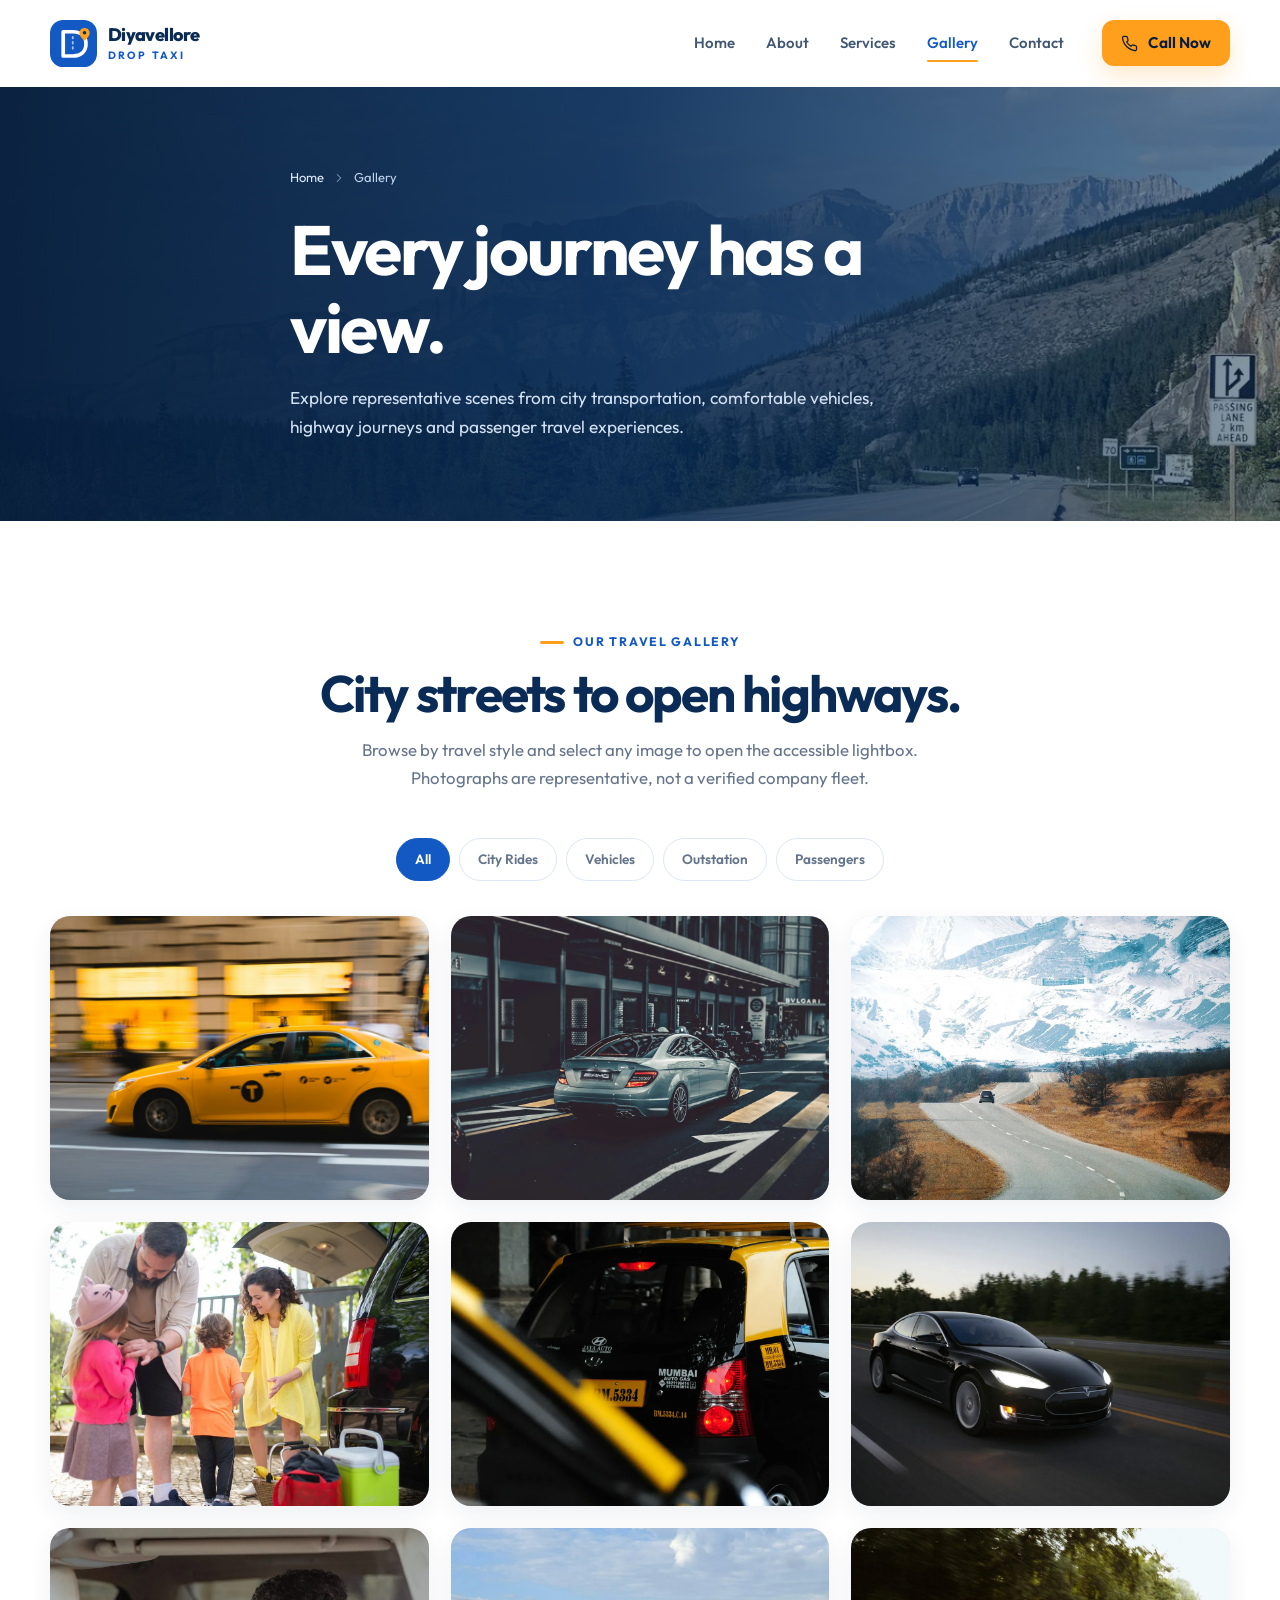
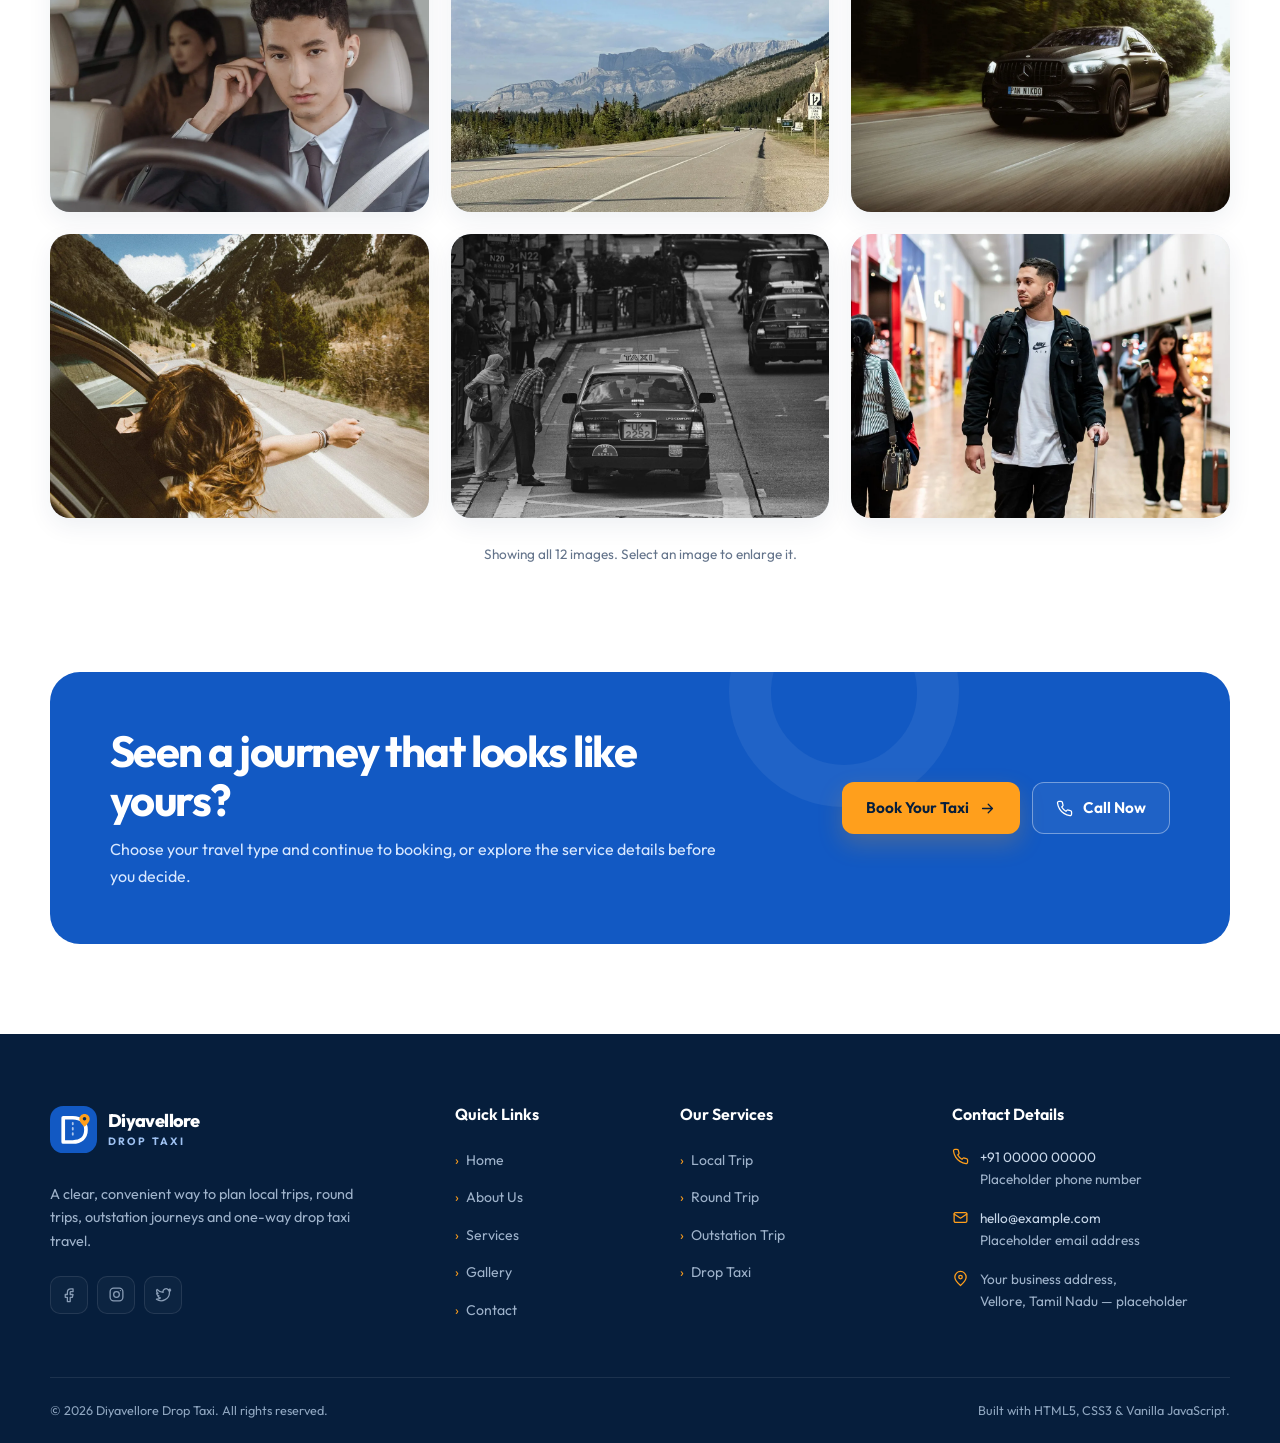
<file: gallery.html>
<!DOCTYPE html>
<html lang="en">
<head>
  <meta charset="UTF-8">
  <meta name="viewport" content="width=device-width, initial-scale=1.0">
  <title>Taxi &amp; Travel Gallery | Diyavellore Drop Taxi</title>
  <meta name="description" content="Explore a gallery of city taxis, sedans, SUVs, highway journeys and passenger travel representing Diyavellore Drop Taxi services.">
  <meta name="keywords" content="Taxi Gallery, Taxi Cars, Sedan Vehicles, SUV Vehicles, Outstation Travel, Passenger Transportation, Diyavellore Drop Taxi, Diyavello Red Drop Taxi">
  <meta name="author" content="Diyavellore Drop Taxi">
  <meta name="robots" content="index, follow, max-image-preview:large">
  <meta name="theme-color" content="#092B55">
  <!-- TODO: Replace every https://www.example.com URL with the verified production domain. -->
  <link rel="canonical" href="https://www.example.com/gallery.html">
  <meta property="og:type" content="website">
  <meta property="og:locale" content="en_IN">
  <meta property="og:site_name" content="Diyavellore Drop Taxi">
  <meta property="og:title" content="Taxi &amp; Travel Gallery | Diyavellore Drop Taxi">
  <meta property="og:description" content="Explore a gallery of city taxis, sedans, SUVs, highway journeys and passenger travel representing Diyavellore Drop Taxi services.">
  <meta property="og:image" content="https://www.example.com/assets/images/hero/diyavellore-drop-taxi-social.jpg">
  <meta property="og:image:width" content="1200">
  <meta property="og:image:height" content="630">
  <meta property="og:image:alt" content="Yellow taxi travelling through a city">
  <meta property="og:url" content="https://www.example.com/gallery.html">
  <meta name="twitter:card" content="summary_large_image">
  <meta name="twitter:title" content="Taxi &amp; Travel Gallery | Diyavellore Drop Taxi">
  <meta name="twitter:description" content="Explore a gallery of city taxis, sedans, SUVs, highway journeys and passenger travel representing Diyavellore Drop Taxi services.">
  <meta name="twitter:image" content="https://www.example.com/assets/images/hero/diyavellore-drop-taxi-social.jpg">
  <meta name="twitter:image:alt" content="Yellow taxi travelling through a city">
  <link rel="icon" href="assets/images/logo/favicon.svg" type="image/svg+xml">
  <link rel="preconnect" href="https://fonts.googleapis.com">
  <link rel="preconnect" href="https://fonts.gstatic.com" crossorigin>
  <link href="https://fonts.googleapis.com/css2?family=Outfit:wght@300;400;500;600;700;800&amp;display=swap" rel="stylesheet">
  <link rel="stylesheet" href="assets/css/style.css">
  <script type="application/ld+json">
{
  "@context": "https://schema.org",
  "@graph": [
    {
      "@type": "Organization",
      "@id": "https://www.example.com/#organization",
      "name": "Diyavellore Drop Taxi",
      "url": "https://www.example.com/",
      "logo": "https://www.example.com/assets/images/logo/diyavellore-drop-taxi-logo.svg",
      "description": "Call taxi website for local, round-trip, outstation and one-way drop taxi travel."
    },
    {
      "@type": "TaxiService",
      "@id": "https://www.example.com/#taxi-service",
      "name": "Diyavellore Drop Taxi",
      "url": "https://www.example.com/",
      "provider": {
        "@id": "https://www.example.com/#organization"
      },
      "image": "https://www.example.com/assets/images/hero/diyavellore-drop-taxi-social.jpg",
      "serviceType": [
        "Local taxi service",
        "Round trip taxi",
        "Outstation taxi",
        "One-way drop taxi"
      ]
    }
  ]
}
  </script>
  <script src="assets/js/main.js" defer></script>
  <script src="assets/js/gallery.js" defer></script>
</head>
<body>
<a class="skip-link" href="#main-content">Skip to main content</a>
<header class="site-header" data-header>
  <div class="container header-inner">
    <a class="brand" href="index.html" aria-label="Diyavellore Drop Taxi home">
      <img class="brand__mark" src="assets/images/logo/diyavellore-drop-taxi-logo.svg" width="47" height="47" alt="">
      <span class="brand__text"><span class="brand__name">Diyavellore</span><span class="brand__tag">Drop Taxi</span></span>
    </a>
    <nav class="nav-wrap" aria-label="Primary navigation">
      <div class="nav-menu" id="primary-navigation" data-nav-menu>
        <ul class="nav-links">
          <li><a class="nav-link" href="index.html">Home</a></li>
          <li><a class="nav-link" href="about.html">About</a></li>
          <li><a class="nav-link" href="services.html">Services</a></li>
          <li><a class="nav-link active" href="gallery.html" aria-current="page">Gallery</a></li>
          <li><a class="nav-link" href="contact.html">Contact</a></li>
        </ul>
        <a class="btn btn--accent nav-mobile-call" href="tel:+910000000000" title="Placeholder phone number — replace before launch"><svg class="icon icon--sm" viewBox="0 0 24 24" aria-hidden="true" focusable="false"><path d="M22 16.92v3a2 2 0 0 1-2.18 2 19.79 19.79 0 0 1-8.63-3.07 19.5 19.5 0 0 1-6-6A19.79 19.79 0 0 1 2.12 4.18 2 2 0 0 1 4.11 2h3a2 2 0 0 1 2 1.72c.13.96.36 1.9.69 2.8a2 2 0 0 1-.45 2.11L8.09 9.91a16 16 0 0 0 6 6l1.27-1.27a2 2 0 0 1 2.11-.45c.91.33 1.85.56 2.81.69A2 2 0 0 1 22 16.92z"/></svg> Call Now</a>
      </div>
      <a class="btn btn--accent header-call" href="tel:+910000000000" aria-label="Call now — placeholder number" title="Placeholder phone number — replace before launch"><svg class="icon icon--sm" viewBox="0 0 24 24" aria-hidden="true" focusable="false"><path d="M22 16.92v3a2 2 0 0 1-2.18 2 19.79 19.79 0 0 1-8.63-3.07 19.5 19.5 0 0 1-6-6A19.79 19.79 0 0 1 2.12 4.18 2 2 0 0 1 4.11 2h3a2 2 0 0 1 2 1.72c.13.96.36 1.9.69 2.8a2 2 0 0 1-.45 2.11L8.09 9.91a16 16 0 0 0 6 6l1.27-1.27a2 2 0 0 1 2.11-.45c.91.33 1.85.56 2.81.69A2 2 0 0 1 22 16.92z"/></svg> Call Now</a>
      <button class="nav-toggle" type="button" aria-expanded="false" aria-controls="primary-navigation" aria-label="Open navigation menu" data-nav-toggle><span></span><span></span><span></span></button>
    </nav>
  </div>
</header>
<main id="main-content">
  <section class="page-hero" aria-labelledby="page-title">
  <div class="page-hero__media"><img src="assets/images/gallery/open-highway-journey.webp" alt="Open highway stretching towards a scenic mountain horizon" width="1920" height="1000" fetchpriority="high"></div>
  <div class="container page-hero__content">
    <nav class="breadcrumbs" aria-label="Breadcrumb"><a href="index.html">Home</a><svg class="icon " viewBox="0 0 24 24" aria-hidden="true" focusable="false"><path d="m9 18 6-6-6-6"/></svg><span aria-current="page">Gallery</span></nav>
    <h1 id="page-title">Every journey has a view.</h1>
    <p>Explore representative scenes from city transportation, comfortable vehicles, highway journeys and passenger travel experiences.</p>
  </div>
</section>

  <section class="section" aria-labelledby="gallery-title">
    <div class="container">
      <div class="section-head section-head--center"><span class="eyebrow">Our travel gallery</span><h2 id="gallery-title">City streets to open highways.</h2><p>Browse by travel style and select any image to open the accessible lightbox. Photographs are representative, not a verified company fleet.</p></div>
      <div class="gallery-filters" role="group" aria-label="Filter gallery images">
        <button class="filter-btn active" type="button" data-filter="all" aria-pressed="true">All</button>
        <button class="filter-btn" type="button" data-filter="city" aria-pressed="false">City Rides</button>
        <button class="filter-btn" type="button" data-filter="fleet" aria-pressed="false">Vehicles</button>
        <button class="filter-btn" type="button" data-filter="outstation" aria-pressed="false">Outstation</button>
        <button class="filter-btn" type="button" data-filter="passengers" aria-pressed="false">Passengers</button>
      </div>
      <div class="gallery-grid" data-gallery-grid>
        <div class="gallery-item reveal" data-category="city">
          <button class="gallery-trigger" type="button" data-gallery-trigger data-full="assets/images/hero/home-yellow-taxi-city.webp" data-caption="City taxi in motion" aria-label="View larger image: City taxi in motion">
            <img src="assets/images/hero/home-yellow-taxi-city.webp" alt="Yellow taxi moving through a busy city" width="1920" height="1280" loading="lazy" decoding="async">
            <span class="gallery-trigger__overlay"><span>City taxi in motion</span><span class="gallery-trigger__zoom"><svg class="icon " viewBox="0 0 24 24" aria-hidden="true" focusable="false"><circle cx="11" cy="11" r="7"/><path d="m20 20-4-4M11 8v6M8 11h6"/></svg></span></span>
          </button>
        </div>
        <div class="gallery-item reveal" data-category="fleet">
          <button class="gallery-trigger" type="button" data-gallery-trigger data-full="assets/images/services/one-way-drop-sedan.webp" data-caption="Sedan transportation" aria-label="View larger image: Sedan transportation">
            <img src="assets/images/services/one-way-drop-sedan.webp" alt="Silver sedan travelling along a city road" width="1200" height="850" loading="lazy" decoding="async">
            <span class="gallery-trigger__overlay"><span>Sedan transportation</span><span class="gallery-trigger__zoom"><svg class="icon " viewBox="0 0 24 24" aria-hidden="true" focusable="false"><circle cx="11" cy="11" r="7"/><path d="m20 20-4-4M11 8v6M8 11h6"/></svg></span></span>
          </button>
        </div>
        <div class="gallery-item reveal" data-category="outstation">
          <button class="gallery-trigger" type="button" data-gallery-trigger data-full="assets/images/services/outstation-highway-journey.webp" data-caption="Mountain highway journey" aria-label="View larger image: Mountain highway journey">
            <img src="assets/images/services/outstation-highway-journey.webp" alt="Car driving towards mountains on an outstation highway" width="1200" height="850" loading="lazy" decoding="async">
            <span class="gallery-trigger__overlay"><span>Mountain highway journey</span><span class="gallery-trigger__zoom"><svg class="icon " viewBox="0 0 24 24" aria-hidden="true" focusable="false"><circle cx="11" cy="11" r="7"/><path d="m20 20-4-4M11 8v6M8 11h6"/></svg></span></span>
          </button>
        </div>
        <div class="gallery-item reveal" data-category="passengers">
          <button class="gallery-trigger" type="button" data-gallery-trigger data-full="assets/images/services/round-trip-family-travel.webp" data-caption="Family road-trip experience" aria-label="View larger image: Family road-trip experience">
            <img src="assets/images/services/round-trip-family-travel.webp" alt="Family preparing their car for a day trip" width="1200" height="850" loading="lazy" decoding="async">
            <span class="gallery-trigger__overlay"><span>Family road-trip experience</span><span class="gallery-trigger__zoom"><svg class="icon " viewBox="0 0 24 24" aria-hidden="true" focusable="false"><circle cx="11" cy="11" r="7"/><path d="m20 20-4-4M11 8v6M8 11h6"/></svg></span></span>
          </button>
        </div>
        <div class="gallery-item reveal" data-category="city">
          <button class="gallery-trigger" type="button" data-gallery-trigger data-full="assets/images/gallery/mumbai-black-yellow-taxi.webp" data-caption="Black and yellow city taxi" aria-label="View larger image: Black and yellow city taxi">
            <img src="assets/images/gallery/mumbai-black-yellow-taxi.webp" alt="Black and yellow taxi with a Mumbai license plate" width="1200" height="900" loading="lazy" decoding="async">
            <span class="gallery-trigger__overlay"><span>Black and yellow city taxi</span><span class="gallery-trigger__zoom"><svg class="icon " viewBox="0 0 24 24" aria-hidden="true" focusable="false"><circle cx="11" cy="11" r="7"/><path d="m20 20-4-4M11 8v6M8 11h6"/></svg></span></span>
          </button>
        </div>
        <div class="gallery-item reveal" data-category="fleet">
          <button class="gallery-trigger" type="button" data-gallery-trigger data-full="assets/images/gallery/night-sedan-transport.webp" data-caption="Sedan on the open road" aria-label="View larger image: Sedan on the open road">
            <img src="assets/images/gallery/night-sedan-transport.webp" alt="Black sedan driving on a road at dusk" width="1200" height="900" loading="lazy" decoding="async">
            <span class="gallery-trigger__overlay"><span>Sedan on the open road</span><span class="gallery-trigger__zoom"><svg class="icon " viewBox="0 0 24 24" aria-hidden="true" focusable="false"><circle cx="11" cy="11" r="7"/><path d="m20 20-4-4M11 8v6M8 11h6"/></svg></span></span>
          </button>
        </div>
        <div class="gallery-item reveal" data-category="passengers">
          <button class="gallery-trigger" type="button" data-gallery-trigger data-full="assets/images/about/professional-driver-passenger.webp" data-caption="Professional passenger transportation" aria-label="View larger image: Professional passenger transportation">
            <img src="assets/images/about/professional-driver-passenger.webp" alt="Professional driver with a passenger seated behind him" width="1400" height="1000" loading="lazy" decoding="async">
            <span class="gallery-trigger__overlay"><span>Professional passenger transportation</span><span class="gallery-trigger__zoom"><svg class="icon " viewBox="0 0 24 24" aria-hidden="true" focusable="false"><circle cx="11" cy="11" r="7"/><path d="m20 20-4-4M11 8v6M8 11h6"/></svg></span></span>
          </button>
        </div>
        <div class="gallery-item reveal" data-category="outstation">
          <button class="gallery-trigger" type="button" data-gallery-trigger data-full="assets/images/gallery/open-highway-journey.webp" data-caption="The open road ahead" aria-label="View larger image: The open road ahead">
            <img src="assets/images/gallery/open-highway-journey.webp" alt="Open highway leading towards a mountain landscape" width="1200" height="900" loading="lazy" decoding="async">
            <span class="gallery-trigger__overlay"><span>The open road ahead</span><span class="gallery-trigger__zoom"><svg class="icon " viewBox="0 0 24 24" aria-hidden="true" focusable="false"><circle cx="11" cy="11" r="7"/><path d="m20 20-4-4M11 8v6M8 11h6"/></svg></span></span>
          </button>
        </div>
        <div class="gallery-item reveal" data-category="fleet">
          <button class="gallery-trigger" type="button" data-gallery-trigger data-full="assets/images/gallery/suv-highway-travel.webp" data-caption="SUV highway travel" aria-label="View larger image: SUV highway travel">
            <img src="assets/images/gallery/suv-highway-travel.webp" alt="Black SUV driving down a country road" width="1200" height="900" loading="lazy" decoding="async">
            <span class="gallery-trigger__overlay"><span>SUV highway travel</span><span class="gallery-trigger__zoom"><svg class="icon " viewBox="0 0 24 24" aria-hidden="true" focusable="false"><circle cx="11" cy="11" r="7"/><path d="m20 20-4-4M11 8v6M8 11h6"/></svg></span></span>
          </button>
        </div>
        <div class="gallery-item reveal" data-category="passengers">
          <button class="gallery-trigger" type="button" data-gallery-trigger data-full="assets/images/gallery/passenger-road-adventure.webp" data-caption="Passenger road adventure" aria-label="View larger image: Passenger road adventure">
            <img src="assets/images/gallery/passenger-road-adventure.webp" alt="Passenger enjoying a mountain road adventure from a car window" width="1200" height="900" loading="lazy" decoding="async">
            <span class="gallery-trigger__overlay"><span>Passenger road adventure</span><span class="gallery-trigger__zoom"><svg class="icon " viewBox="0 0 24 24" aria-hidden="true" focusable="false"><circle cx="11" cy="11" r="7"/><path d="m20 20-4-4M11 8v6M8 11h6"/></svg></span></span>
          </button>
        </div>
        <div class="gallery-item reveal" data-category="city">
          <button class="gallery-trigger" type="button" data-gallery-trigger data-full="assets/images/gallery/city-taxi-street.webp" data-caption="City street transportation" aria-label="View larger image: City street transportation">
            <img src="assets/images/gallery/city-taxi-street.webp" alt="Taxi travelling along a city street in monochrome" width="1200" height="900" loading="lazy" decoding="async">
            <span class="gallery-trigger__overlay"><span>City street transportation</span><span class="gallery-trigger__zoom"><svg class="icon " viewBox="0 0 24 24" aria-hidden="true" focusable="false"><circle cx="11" cy="11" r="7"/><path d="m20 20-4-4M11 8v6M8 11h6"/></svg></span></span>
          </button>
        </div>
        <div class="gallery-item reveal" data-category="passengers">
          <button class="gallery-trigger" type="button" data-gallery-trigger data-full="assets/images/gallery/travellers-with-luggage.webp" data-caption="Travellers with luggage" aria-label="View larger image: Travellers with luggage">
            <img src="assets/images/gallery/travellers-with-luggage.webp" alt="Traveller walking through an airport with luggage" width="1200" height="900" loading="lazy" decoding="async">
            <span class="gallery-trigger__overlay"><span>Travellers with luggage</span><span class="gallery-trigger__zoom"><svg class="icon " viewBox="0 0 24 24" aria-hidden="true" focusable="false"><circle cx="11" cy="11" r="7"/><path d="m20 20-4-4M11 8v6M8 11h6"/></svg></span></span>
          </button>
        </div>
      </div>
      <p class="gallery-status" aria-live="polite" data-gallery-status>Showing all 12 images. Select an image to enlarge it.</p>
      <noscript><p class="gallery-status">JavaScript is disabled. Images remain visible, but filtering and lightbox controls require JavaScript.</p></noscript>
    </div>
  </section>

  <dialog class="lightbox" aria-labelledby="lightbox-caption" data-lightbox>
    <button class="lightbox__close" type="button" aria-label="Close image viewer" data-lightbox-close><svg class="icon " viewBox="0 0 24 24" aria-hidden="true" focusable="false"><path d="M18 6 6 18M6 6l12 12"/></svg></button>
    <button class="lightbox__nav lightbox__prev" type="button" aria-label="Previous image" data-lightbox-prev><svg class="icon " viewBox="0 0 24 24" aria-hidden="true" focusable="false"><path d="m15 18-6-6 6-6"/></svg></button>
    <figure class="lightbox__figure">
      <div class="lightbox__image-wrap"><img class="lightbox__image" src="assets/images/hero/home-yellow-taxi-city.webp" alt="Yellow taxi moving through a busy city" data-lightbox-image></div>
      <figcaption class="lightbox__caption"><span id="lightbox-caption" data-lightbox-caption>City taxi in motion</span><span class="lightbox__counter" data-lightbox-counter>1 of 12</span></figcaption>
    </figure>
    <button class="lightbox__nav lightbox__next" type="button" aria-label="Next image" data-lightbox-next><svg class="icon " viewBox="0 0 24 24" aria-hidden="true" focusable="false"><path d="m9 18 6-6-6-6"/></svg></button>
  </dialog>

  <section class="cta-section" aria-labelledby="cta-title">
  <div class="container">
    <div class="cta-box reveal">
      <div class="cta-box__copy">
        <h2 id="cta-title">Seen a journey that looks like yours?</h2>
        <p>Choose your travel type and continue to booking, or explore the service details before you decide.</p>
      </div>
      <div class="cta-box__actions">
        <a class="btn btn--accent" href="https://blanchedalmond-aardvark-696521.hostingersite.com/contact.php">Book Your Taxi <svg class="icon icon--sm" viewBox="0 0 24 24" aria-hidden="true" focusable="false"><path d="M5 12h14M13 6l6 6-6 6"/></svg></a>
        <a class="btn btn--ghost-light" href="tel:+910000000000" title="Placeholder phone number — replace before launch"><svg class="icon icon--sm" viewBox="0 0 24 24" aria-hidden="true" focusable="false"><path d="M22 16.92v3a2 2 0 0 1-2.18 2 19.79 19.79 0 0 1-8.63-3.07 19.5 19.5 0 0 1-6-6A19.79 19.79 0 0 1 2.12 4.18 2 2 0 0 1 4.11 2h3a2 2 0 0 1 2 1.72c.13.96.36 1.9.69 2.8a2 2 0 0 1-.45 2.11L8.09 9.91a16 16 0 0 0 6 6l1.27-1.27a2 2 0 0 1 2.11-.45c.91.33 1.85.56 2.81.69A2 2 0 0 1 22 16.92z"/></svg> Call Now</a>
      </div>
    </div>
  </div>
</section>
</main>
<footer class="site-footer">
  <div class="container footer-main">
    <div class="footer-about">
      <a class="brand" href="index.html" aria-label="Diyavellore Drop Taxi home">
        <img class="brand__mark" src="assets/images/logo/diyavellore-drop-taxi-logo.svg" width="47" height="47" alt="" loading="lazy">
        <span class="brand__text"><span class="brand__name">Diyavellore</span><span class="brand__tag">Drop Taxi</span></span>
      </a>
      <p>A clear, convenient way to plan local trips, round trips, outstation journeys and one-way drop taxi travel.</p>
      <div class="social-links" role="group" aria-label="Social media links not configured">
        <span class="social-icon social-icon--placeholder" role="img" title="Add your Facebook URL before launch" aria-label="Facebook link not configured"><svg class="icon icon--sm" viewBox="0 0 24 24" aria-hidden="true" focusable="false"><path d="M14 8h3V4h-3c-3 0-5 2-5 5v3H6v4h3v6h4v-6h3l1-4h-4V9c0-.7.3-1 1-1Z"/></svg></span>
        <span class="social-icon social-icon--placeholder" role="img" title="Add your Instagram URL before launch" aria-label="Instagram link not configured"><svg class="icon icon--sm" viewBox="0 0 24 24" aria-hidden="true" focusable="false"><rect x="3" y="3" width="18" height="18" rx="5"/><circle cx="12" cy="12" r="4"/><path d="M17.5 6.5h.01"/></svg></span>
        <span class="social-icon social-icon--placeholder" role="img" title="Add your X or Twitter URL before launch" aria-label="X or Twitter link not configured"><svg class="icon icon--sm" viewBox="0 0 24 24" aria-hidden="true" focusable="false"><path d="M22 5.9c-.8.4-1.6.6-2.5.8a4.2 4.2 0 0 0 1.8-2.3c-.8.5-1.7.8-2.7 1a4.1 4.1 0 0 0-7.1 3.7A11.7 11.7 0 0 1 3 4.8a4.1 4.1 0 0 0 1.3 5.5c-.7 0-1.3-.2-1.9-.5a4.1 4.1 0 0 0 3.3 4.1c-.6.2-1.3.2-1.9.1a4.1 4.1 0 0 0 3.8 2.8A8.3 8.3 0 0 1 2 18.6a11.7 11.7 0 0 0 18.4-10c0-.2 0-.4-.1-.6.7-.5 1.2-1.2 1.7-2.1Z"/></svg></span>
      </div>
    </div>
    <div>
      <h2 class="footer-title">Quick Links</h2>
      <ul class="footer-links">
        <li><a href="index.html">Home</a></li>
        <li><a href="about.html">About Us</a></li>
        <li><a href="services.html">Services</a></li>
        <li><a href="gallery.html">Gallery</a></li>
        <li><a href="contact.html">Contact</a></li>
      </ul>
    </div>
    <div>
      <h2 class="footer-title">Our Services</h2>
      <ul class="footer-links">
        <li><a href="services.html#local-trip">Local Trip</a></li>
        <li><a href="services.html#round-trip">Round Trip</a></li>
        <li><a href="services.html#outstation-trip">Outstation Trip</a></li>
        <li><a href="services.html#drop-taxi">Drop Taxi</a></li>
      </ul>
    </div>
    <div class="footer-contact-column">
      <h2 class="footer-title">Contact Details</h2>
      <div class="footer-contact">
        <div class="footer-contact__item"><svg class="icon icon--sm" viewBox="0 0 24 24" aria-hidden="true" focusable="false"><path d="M22 16.92v3a2 2 0 0 1-2.18 2 19.79 19.79 0 0 1-8.63-3.07 19.5 19.5 0 0 1-6-6A19.79 19.79 0 0 1 2.12 4.18 2 2 0 0 1 4.11 2h3a2 2 0 0 1 2 1.72c.13.96.36 1.9.69 2.8a2 2 0 0 1-.45 2.11L8.09 9.91a16 16 0 0 0 6 6l1.27-1.27a2 2 0 0 1 2.11-.45c.91.33 1.85.56 2.81.69A2 2 0 0 1 22 16.92z"/></svg><span><a href="tel:+910000000000" title="Placeholder phone number">+91 00000 00000</a><br>Placeholder phone number</span></div>
        <div class="footer-contact__item"><svg class="icon icon--sm" viewBox="0 0 24 24" aria-hidden="true" focusable="false"><rect x="3" y="5" width="18" height="14" rx="2"/><path d="m3 7 9 6 9-6"/></svg><span><a href="mailto:hello@example.com">hello@example.com</a><br>Placeholder email address</span></div>
        <div class="footer-contact__item"><svg class="icon icon--sm" viewBox="0 0 24 24" aria-hidden="true" focusable="false"><path d="M20 10c0 5-8 12-8 12S4 15 4 10a8 8 0 1 1 16 0Z"/><circle cx="12" cy="10" r="2.5"/></svg><span>Your business address,<br>Vellore, Tamil Nadu — placeholder</span></div>
      </div>
    </div>
  </div>
  <div class="container footer-bottom">
    <p>© <span data-current-year>2026</span> Diyavellore Drop Taxi. All rights reserved.</p>
    <p>Built with HTML5, CSS3 &amp; Vanilla JavaScript.</p>
  </div>
</footer>
<button class="back-to-top" type="button" aria-label="Back to top" title="Back to top" data-back-to-top><svg class="icon " viewBox="0 0 24 24" aria-hidden="true" focusable="false"><path d="m18 15-6-6-6 6"/></svg></button>
</body>
</html>
</file>
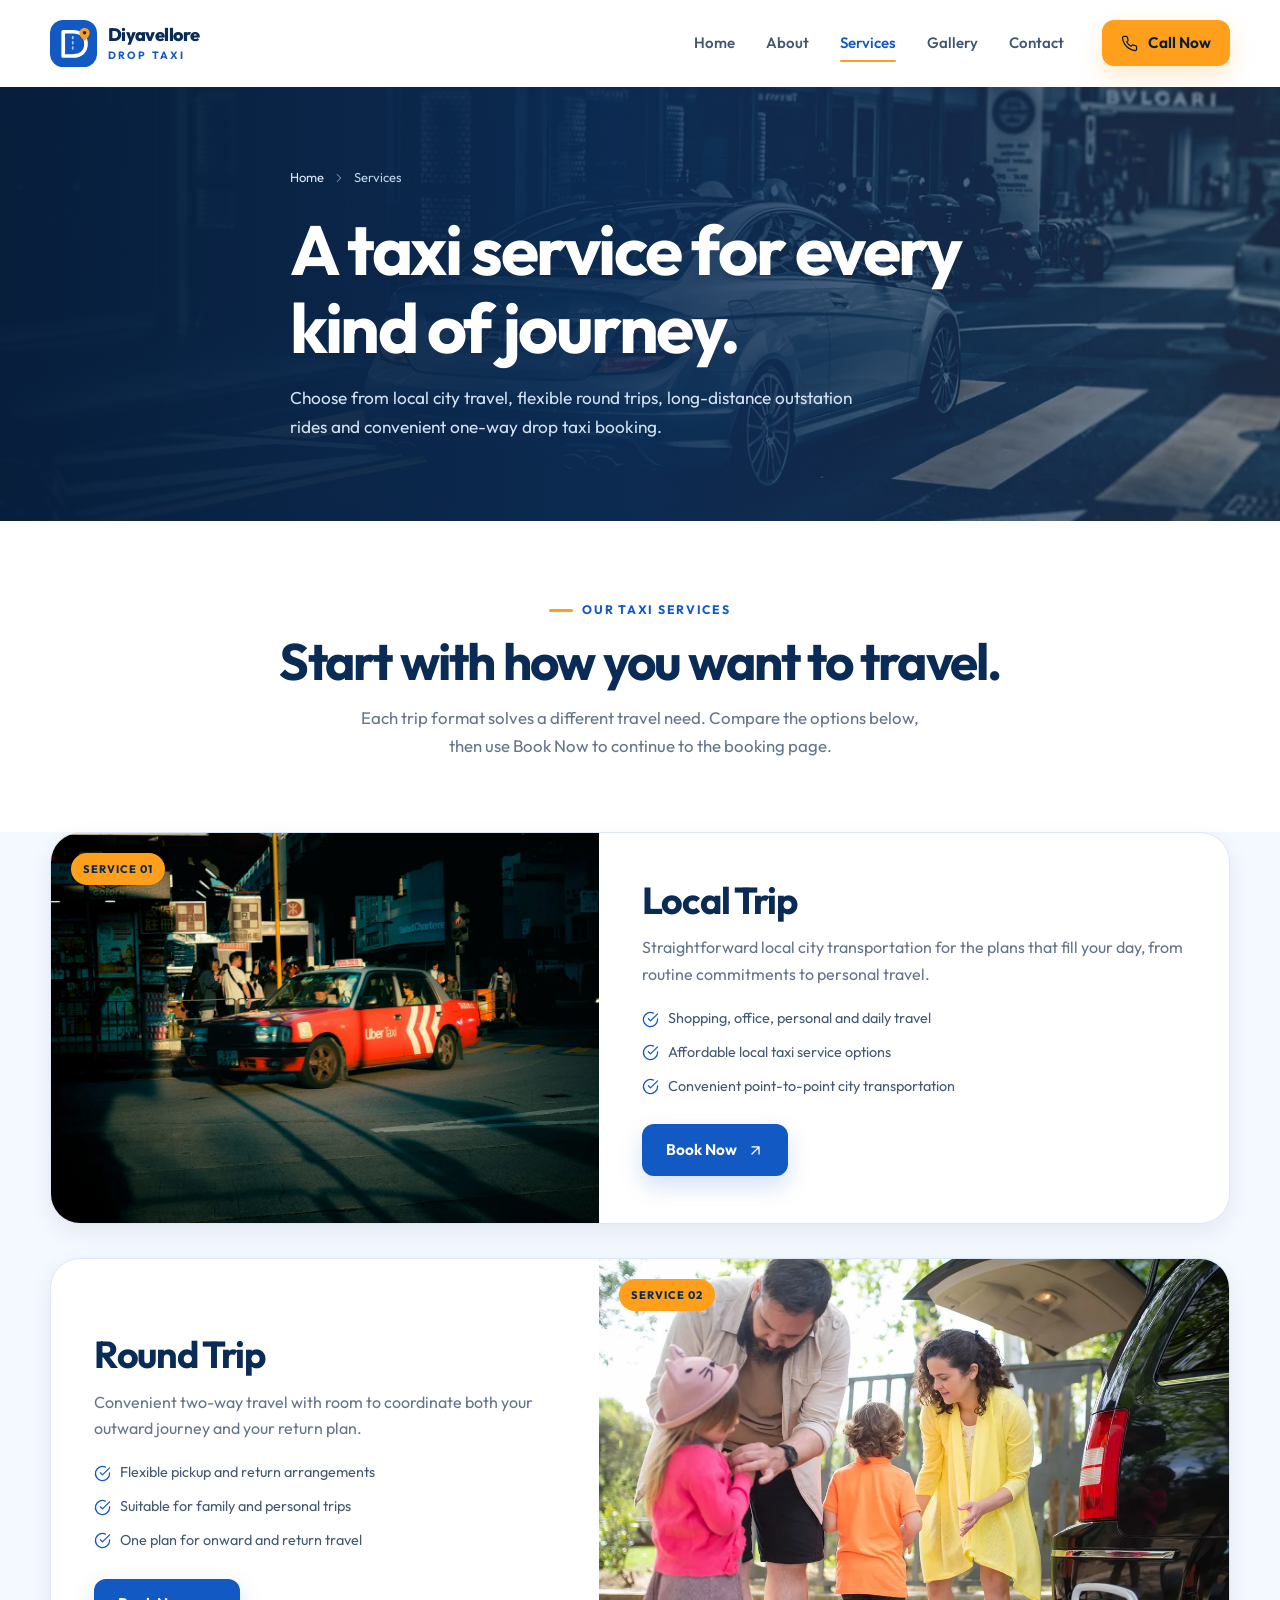
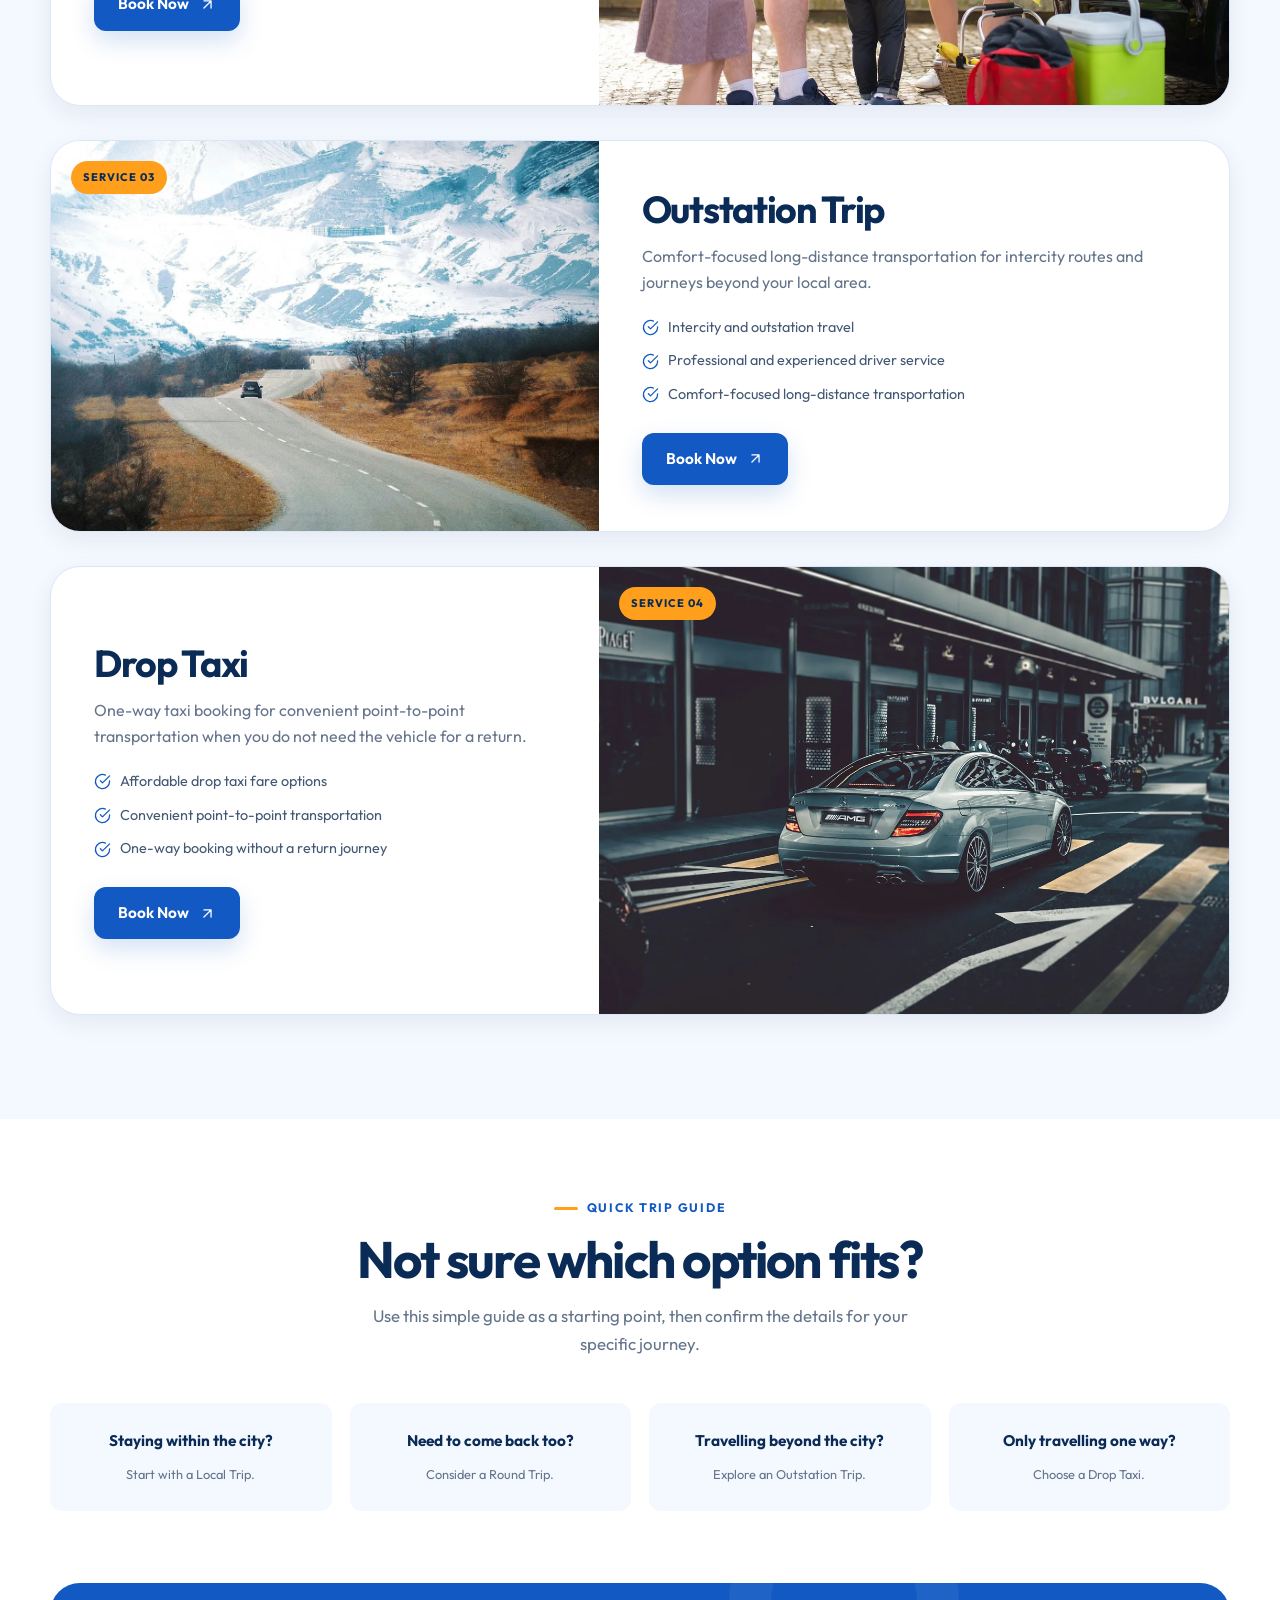
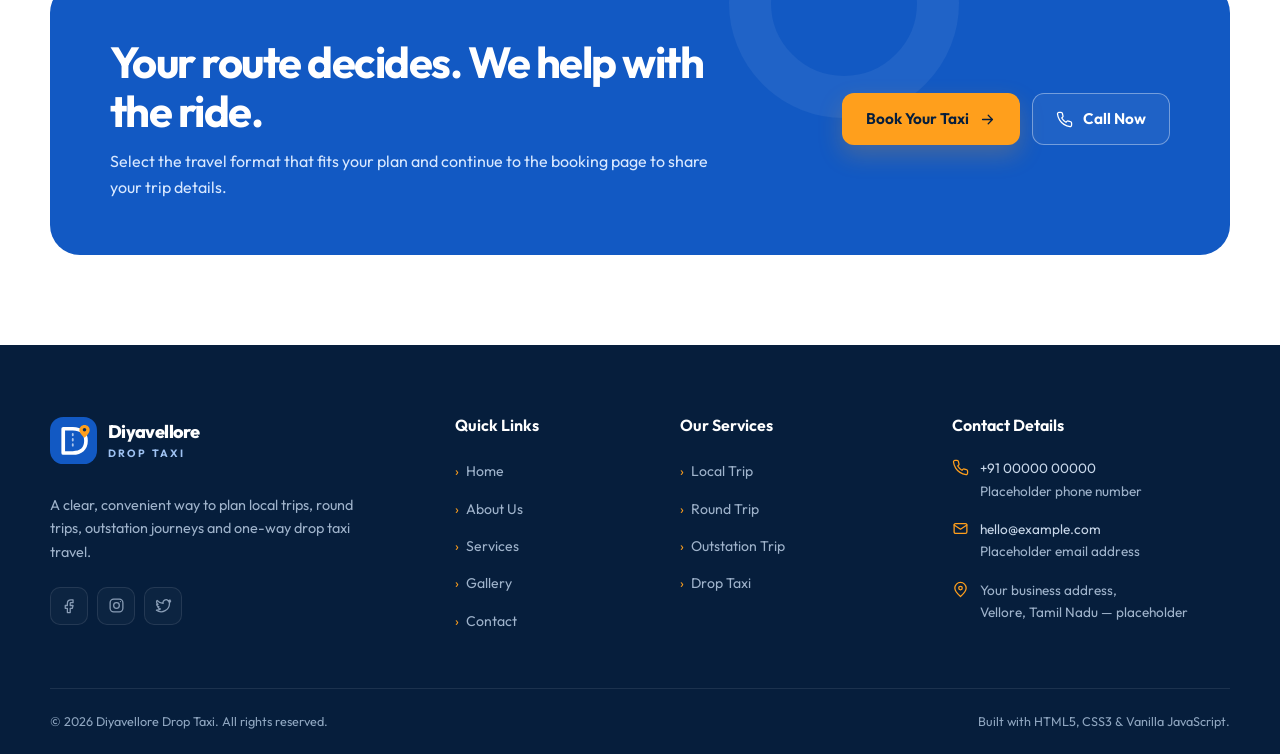
<file: services.html>
<!DOCTYPE html>
<html lang="en">
<head>
  <meta charset="UTF-8">
  <meta name="viewport" content="width=device-width, initial-scale=1.0">
  <title>Local, Round Trip, Outstation &amp; Drop Taxi Services</title>
  <meta name="description" content="Explore local city taxi, flexible round trips, comfortable outstation travel and affordable one-way drop taxi options from Diyavellore Drop Taxi.">
  <meta name="keywords" content="Local Taxi Service, Round Trip Taxi, Outstation Taxi, One Way Drop Taxi, Affordable Taxi Booking, Diyavellore Drop Taxi, Diyavello Red Drop Taxi, Intercity Taxi">
  <meta name="author" content="Diyavellore Drop Taxi">
  <meta name="robots" content="index, follow, max-image-preview:large">
  <meta name="theme-color" content="#092B55">
  <!-- TODO: Replace every https://www.example.com URL with the verified production domain. -->
  <link rel="canonical" href="https://www.example.com/services.html">
  <meta property="og:type" content="website">
  <meta property="og:locale" content="en_IN">
  <meta property="og:site_name" content="Diyavellore Drop Taxi">
  <meta property="og:title" content="Local, Round Trip, Outstation &amp; Drop Taxi Services">
  <meta property="og:description" content="Explore local city taxi, flexible round trips, comfortable outstation travel and affordable one-way drop taxi options from Diyavellore Drop Taxi.">
  <meta property="og:image" content="https://www.example.com/assets/images/hero/diyavellore-drop-taxi-social.jpg">
  <meta property="og:image:width" content="1200">
  <meta property="og:image:height" content="630">
  <meta property="og:image:alt" content="Yellow taxi travelling through a city">
  <meta property="og:url" content="https://www.example.com/services.html">
  <meta name="twitter:card" content="summary_large_image">
  <meta name="twitter:title" content="Local, Round Trip, Outstation &amp; Drop Taxi Services">
  <meta name="twitter:description" content="Explore local city taxi, flexible round trips, comfortable outstation travel and affordable one-way drop taxi options from Diyavellore Drop Taxi.">
  <meta name="twitter:image" content="https://www.example.com/assets/images/hero/diyavellore-drop-taxi-social.jpg">
  <meta name="twitter:image:alt" content="Yellow taxi travelling through a city">
  <link rel="icon" href="assets/images/logo/favicon.svg" type="image/svg+xml">
  <link rel="preconnect" href="https://fonts.googleapis.com">
  <link rel="preconnect" href="https://fonts.gstatic.com" crossorigin>
  <link href="https://fonts.googleapis.com/css2?family=Outfit:wght@300;400;500;600;700;800&amp;display=swap" rel="stylesheet">
  <link rel="stylesheet" href="assets/css/style.css">
  <script type="application/ld+json">
{
  "@context": "https://schema.org",
  "@graph": [
    {
      "@type": "Organization",
      "@id": "https://www.example.com/#organization",
      "name": "Diyavellore Drop Taxi",
      "url": "https://www.example.com/",
      "logo": "https://www.example.com/assets/images/logo/diyavellore-drop-taxi-logo.svg",
      "description": "Call taxi website for local, round-trip, outstation and one-way drop taxi travel."
    },
    {
      "@type": "TaxiService",
      "@id": "https://www.example.com/#taxi-service",
      "name": "Diyavellore Drop Taxi",
      "url": "https://www.example.com/",
      "provider": {
        "@id": "https://www.example.com/#organization"
      },
      "image": "https://www.example.com/assets/images/hero/diyavellore-drop-taxi-social.jpg",
      "serviceType": [
        "Local taxi service",
        "Round trip taxi",
        "Outstation taxi",
        "One-way drop taxi"
      ]
    }
  ]
}
  </script>
  <script src="assets/js/main.js" defer></script>
  
</head>
<body>
<a class="skip-link" href="#main-content">Skip to main content</a>
<header class="site-header" data-header>
  <div class="container header-inner">
    <a class="brand" href="index.html" aria-label="Diyavellore Drop Taxi home">
      <img class="brand__mark" src="assets/images/logo/diyavellore-drop-taxi-logo.svg" width="47" height="47" alt="">
      <span class="brand__text"><span class="brand__name">Diyavellore</span><span class="brand__tag">Drop Taxi</span></span>
    </a>
    <nav class="nav-wrap" aria-label="Primary navigation">
      <div class="nav-menu" id="primary-navigation" data-nav-menu>
        <ul class="nav-links">
          <li><a class="nav-link" href="index.html">Home</a></li>
          <li><a class="nav-link" href="about.html">About</a></li>
          <li><a class="nav-link active" href="services.html" aria-current="page">Services</a></li>
          <li><a class="nav-link" href="gallery.html">Gallery</a></li>
          <li><a class="nav-link" href="contact.html">Contact</a></li>
        </ul>
        <a class="btn btn--accent nav-mobile-call" href="tel:+910000000000" title="Placeholder phone number — replace before launch"><svg class="icon icon--sm" viewBox="0 0 24 24" aria-hidden="true" focusable="false"><path d="M22 16.92v3a2 2 0 0 1-2.18 2 19.79 19.79 0 0 1-8.63-3.07 19.5 19.5 0 0 1-6-6A19.79 19.79 0 0 1 2.12 4.18 2 2 0 0 1 4.11 2h3a2 2 0 0 1 2 1.72c.13.96.36 1.9.69 2.8a2 2 0 0 1-.45 2.11L8.09 9.91a16 16 0 0 0 6 6l1.27-1.27a2 2 0 0 1 2.11-.45c.91.33 1.85.56 2.81.69A2 2 0 0 1 22 16.92z"/></svg> Call Now</a>
      </div>
      <a class="btn btn--accent header-call" href="tel:+910000000000" aria-label="Call now — placeholder number" title="Placeholder phone number — replace before launch"><svg class="icon icon--sm" viewBox="0 0 24 24" aria-hidden="true" focusable="false"><path d="M22 16.92v3a2 2 0 0 1-2.18 2 19.79 19.79 0 0 1-8.63-3.07 19.5 19.5 0 0 1-6-6A19.79 19.79 0 0 1 2.12 4.18 2 2 0 0 1 4.11 2h3a2 2 0 0 1 2 1.72c.13.96.36 1.9.69 2.8a2 2 0 0 1-.45 2.11L8.09 9.91a16 16 0 0 0 6 6l1.27-1.27a2 2 0 0 1 2.11-.45c.91.33 1.85.56 2.81.69A2 2 0 0 1 22 16.92z"/></svg> Call Now</a>
      <button class="nav-toggle" type="button" aria-expanded="false" aria-controls="primary-navigation" aria-label="Open navigation menu" data-nav-toggle><span></span><span></span><span></span></button>
    </nav>
  </div>
</header>
<main id="main-content">
  <section class="page-hero" aria-labelledby="page-title">
  <div class="page-hero__media"><img src="assets/images/services/one-way-drop-sedan.webp" alt="Modern sedan travelling through the city for taxi services" width="1920" height="1000" fetchpriority="high"></div>
  <div class="container page-hero__content">
    <nav class="breadcrumbs" aria-label="Breadcrumb"><a href="index.html">Home</a><svg class="icon " viewBox="0 0 24 24" aria-hidden="true" focusable="false"><path d="m9 18 6-6-6-6"/></svg><span aria-current="page">Services</span></nav>
    <h1 id="page-title">A taxi service for every kind of journey.</h1>
    <p>Choose from local city travel, flexible round trips, long-distance outstation rides and convenient one-way drop taxi booking.</p>
  </div>
</section>

  <section class="section section--compact" aria-labelledby="service-intro-title">
    <div class="container section-head section-head--center section-head--flush">
      <span class="eyebrow">Our taxi services</span>
      <h2 id="service-intro-title">Start with how you want to travel.</h2>
      <p>Each trip format solves a different travel need. Compare the options below, then use Book Now to continue to the booking page.</p>
    </div>
  </section>

  <section class="section section--tint section--no-top" aria-label="Detailed taxi services">
    <div class="container service-detail-list">
        <article class="service-detail reveal" id="local-trip">
          <div class="service-detail__media"><img src="assets/images/services/local-city-taxi.webp" alt="Red taxi travelling on a city street for a local trip" width="1200" height="850" loading="lazy" decoding="async"><span class="service-detail__label">Service 01</span></div>
          <div class="service-detail__body">
            <h2>Local Trip</h2>
            <p>Straightforward local city transportation for the plans that fill your day, from routine commitments to personal travel.</p>
            <ul class="service-features">
              <li><svg class="icon icon--sm" viewBox="0 0 24 24" aria-hidden="true" focusable="false"><path d="M22 11.1V12a10 10 0 1 1-5.9-9.1"/><path d="m9 11 3 3L22 4"/></svg> Shopping, office, personal and daily travel</li>
              <li><svg class="icon icon--sm" viewBox="0 0 24 24" aria-hidden="true" focusable="false"><path d="M22 11.1V12a10 10 0 1 1-5.9-9.1"/><path d="m9 11 3 3L22 4"/></svg> Affordable local taxi service options</li>
              <li><svg class="icon icon--sm" viewBox="0 0 24 24" aria-hidden="true" focusable="false"><path d="M22 11.1V12a10 10 0 1 1-5.9-9.1"/><path d="m9 11 3 3L22 4"/></svg> Convenient point-to-point city transportation</li>
            </ul>
            <a class="btn btn--primary" href="https://blanchedalmond-aardvark-696521.hostingersite.com/contact.php" aria-label="Book Local Trip taxi">Book Now <svg class="icon icon--sm" viewBox="0 0 24 24" aria-hidden="true" focusable="false"><path d="M7 17 17 7M7 7h10v10"/></svg></a>
          </div>
        </article>
        <article class="service-detail reveal" id="round-trip">
          <div class="service-detail__media"><img src="assets/images/services/round-trip-family-travel.webp" alt="Family preparing their car for a round-trip day journey" width="1200" height="850" loading="lazy" decoding="async"><span class="service-detail__label">Service 02</span></div>
          <div class="service-detail__body">
            <h2>Round Trip</h2>
            <p>Convenient two-way travel with room to coordinate both your outward journey and your return plan.</p>
            <ul class="service-features">
              <li><svg class="icon icon--sm" viewBox="0 0 24 24" aria-hidden="true" focusable="false"><path d="M22 11.1V12a10 10 0 1 1-5.9-9.1"/><path d="m9 11 3 3L22 4"/></svg> Flexible pickup and return arrangements</li>
              <li><svg class="icon icon--sm" viewBox="0 0 24 24" aria-hidden="true" focusable="false"><path d="M22 11.1V12a10 10 0 1 1-5.9-9.1"/><path d="m9 11 3 3L22 4"/></svg> Suitable for family and personal trips</li>
              <li><svg class="icon icon--sm" viewBox="0 0 24 24" aria-hidden="true" focusable="false"><path d="M22 11.1V12a10 10 0 1 1-5.9-9.1"/><path d="m9 11 3 3L22 4"/></svg> One plan for onward and return travel</li>
            </ul>
            <a class="btn btn--primary" href="https://blanchedalmond-aardvark-696521.hostingersite.com/contact.php" aria-label="Book Round Trip taxi">Book Now <svg class="icon icon--sm" viewBox="0 0 24 24" aria-hidden="true" focusable="false"><path d="M7 17 17 7M7 7h10v10"/></svg></a>
          </div>
        </article>
        <article class="service-detail reveal" id="outstation-trip">
          <div class="service-detail__media"><img src="assets/images/services/outstation-highway-journey.webp" alt="Car driving along a scenic highway for an outstation journey" width="1200" height="850" loading="lazy" decoding="async"><span class="service-detail__label">Service 03</span></div>
          <div class="service-detail__body">
            <h2>Outstation Trip</h2>
            <p>Comfort-focused long-distance transportation for intercity routes and journeys beyond your local area.</p>
            <ul class="service-features">
              <li><svg class="icon icon--sm" viewBox="0 0 24 24" aria-hidden="true" focusable="false"><path d="M22 11.1V12a10 10 0 1 1-5.9-9.1"/><path d="m9 11 3 3L22 4"/></svg> Intercity and outstation travel</li>
              <li><svg class="icon icon--sm" viewBox="0 0 24 24" aria-hidden="true" focusable="false"><path d="M22 11.1V12a10 10 0 1 1-5.9-9.1"/><path d="m9 11 3 3L22 4"/></svg> Professional and experienced driver service</li>
              <li><svg class="icon icon--sm" viewBox="0 0 24 24" aria-hidden="true" focusable="false"><path d="M22 11.1V12a10 10 0 1 1-5.9-9.1"/><path d="m9 11 3 3L22 4"/></svg> Comfort-focused long-distance transportation</li>
            </ul>
            <a class="btn btn--primary" href="https://blanchedalmond-aardvark-696521.hostingersite.com/contact.php" aria-label="Book Outstation Trip taxi">Book Now <svg class="icon icon--sm" viewBox="0 0 24 24" aria-hidden="true" focusable="false"><path d="M7 17 17 7M7 7h10v10"/></svg></a>
          </div>
        </article>
        <article class="service-detail reveal" id="drop-taxi">
          <div class="service-detail__media"><img src="assets/images/services/one-way-drop-sedan.webp" alt="Modern sedan available for one-way drop taxi transportation" width="1200" height="850" loading="lazy" decoding="async"><span class="service-detail__label">Service 04</span></div>
          <div class="service-detail__body">
            <h2>Drop Taxi</h2>
            <p>One-way taxi booking for convenient point-to-point transportation when you do not need the vehicle for a return.</p>
            <ul class="service-features">
              <li><svg class="icon icon--sm" viewBox="0 0 24 24" aria-hidden="true" focusable="false"><path d="M22 11.1V12a10 10 0 1 1-5.9-9.1"/><path d="m9 11 3 3L22 4"/></svg> Affordable drop taxi fare options</li>
              <li><svg class="icon icon--sm" viewBox="0 0 24 24" aria-hidden="true" focusable="false"><path d="M22 11.1V12a10 10 0 1 1-5.9-9.1"/><path d="m9 11 3 3L22 4"/></svg> Convenient point-to-point transportation</li>
              <li><svg class="icon icon--sm" viewBox="0 0 24 24" aria-hidden="true" focusable="false"><path d="M22 11.1V12a10 10 0 1 1-5.9-9.1"/><path d="m9 11 3 3L22 4"/></svg> One-way booking without a return journey</li>
            </ul>
            <a class="btn btn--primary" href="https://blanchedalmond-aardvark-696521.hostingersite.com/contact.php" aria-label="Book Drop Taxi service">Book Now <svg class="icon icon--sm" viewBox="0 0 24 24" aria-hidden="true" focusable="false"><path d="M7 17 17 7M7 7h10v10"/></svg></a>
          </div>
        </article>
    </div>
  </section>

  <section class="section section--compact" aria-labelledby="trip-guide-title">
    <div class="container">
      <div class="section-head section-head--center"><span class="eyebrow">Quick trip guide</span><h2 id="trip-guide-title">Not sure which option fits?</h2><p>Use this simple guide as a starting point, then confirm the details for your specific journey.</p></div>
      <div class="trip-guide">
        <div class="trip-guide__item reveal"><strong>Staying within the city?</strong><span>Start with a Local Trip.</span></div>
        <div class="trip-guide__item reveal reveal-delay-1"><strong>Need to come back too?</strong><span>Consider a Round Trip.</span></div>
        <div class="trip-guide__item reveal reveal-delay-2"><strong>Travelling beyond the city?</strong><span>Explore an Outstation Trip.</span></div>
        <div class="trip-guide__item reveal reveal-delay-3"><strong>Only travelling one way?</strong><span>Choose a Drop Taxi.</span></div>
      </div>
    </div>
  </section>

  <section class="cta-section" aria-labelledby="cta-title">
  <div class="container">
    <div class="cta-box reveal">
      <div class="cta-box__copy">
        <h2 id="cta-title">Your route decides. We help with the ride.</h2>
        <p>Select the travel format that fits your plan and continue to the booking page to share your trip details.</p>
      </div>
      <div class="cta-box__actions">
        <a class="btn btn--accent" href="https://blanchedalmond-aardvark-696521.hostingersite.com/contact.php">Book Your Taxi <svg class="icon icon--sm" viewBox="0 0 24 24" aria-hidden="true" focusable="false"><path d="M5 12h14M13 6l6 6-6 6"/></svg></a>
        <a class="btn btn--ghost-light" href="tel:+910000000000" title="Placeholder phone number — replace before launch"><svg class="icon icon--sm" viewBox="0 0 24 24" aria-hidden="true" focusable="false"><path d="M22 16.92v3a2 2 0 0 1-2.18 2 19.79 19.79 0 0 1-8.63-3.07 19.5 19.5 0 0 1-6-6A19.79 19.79 0 0 1 2.12 4.18 2 2 0 0 1 4.11 2h3a2 2 0 0 1 2 1.72c.13.96.36 1.9.69 2.8a2 2 0 0 1-.45 2.11L8.09 9.91a16 16 0 0 0 6 6l1.27-1.27a2 2 0 0 1 2.11-.45c.91.33 1.85.56 2.81.69A2 2 0 0 1 22 16.92z"/></svg> Call Now</a>
      </div>
    </div>
  </div>
</section>
</main>
<footer class="site-footer">
  <div class="container footer-main">
    <div class="footer-about">
      <a class="brand" href="index.html" aria-label="Diyavellore Drop Taxi home">
        <img class="brand__mark" src="assets/images/logo/diyavellore-drop-taxi-logo.svg" width="47" height="47" alt="" loading="lazy">
        <span class="brand__text"><span class="brand__name">Diyavellore</span><span class="brand__tag">Drop Taxi</span></span>
      </a>
      <p>A clear, convenient way to plan local trips, round trips, outstation journeys and one-way drop taxi travel.</p>
      <div class="social-links" role="group" aria-label="Social media links not configured">
        <span class="social-icon social-icon--placeholder" role="img" title="Add your Facebook URL before launch" aria-label="Facebook link not configured"><svg class="icon icon--sm" viewBox="0 0 24 24" aria-hidden="true" focusable="false"><path d="M14 8h3V4h-3c-3 0-5 2-5 5v3H6v4h3v6h4v-6h3l1-4h-4V9c0-.7.3-1 1-1Z"/></svg></span>
        <span class="social-icon social-icon--placeholder" role="img" title="Add your Instagram URL before launch" aria-label="Instagram link not configured"><svg class="icon icon--sm" viewBox="0 0 24 24" aria-hidden="true" focusable="false"><rect x="3" y="3" width="18" height="18" rx="5"/><circle cx="12" cy="12" r="4"/><path d="M17.5 6.5h.01"/></svg></span>
        <span class="social-icon social-icon--placeholder" role="img" title="Add your X or Twitter URL before launch" aria-label="X or Twitter link not configured"><svg class="icon icon--sm" viewBox="0 0 24 24" aria-hidden="true" focusable="false"><path d="M22 5.9c-.8.4-1.6.6-2.5.8a4.2 4.2 0 0 0 1.8-2.3c-.8.5-1.7.8-2.7 1a4.1 4.1 0 0 0-7.1 3.7A11.7 11.7 0 0 1 3 4.8a4.1 4.1 0 0 0 1.3 5.5c-.7 0-1.3-.2-1.9-.5a4.1 4.1 0 0 0 3.3 4.1c-.6.2-1.3.2-1.9.1a4.1 4.1 0 0 0 3.8 2.8A8.3 8.3 0 0 1 2 18.6a11.7 11.7 0 0 0 18.4-10c0-.2 0-.4-.1-.6.7-.5 1.2-1.2 1.7-2.1Z"/></svg></span>
      </div>
    </div>
    <div>
      <h2 class="footer-title">Quick Links</h2>
      <ul class="footer-links">
        <li><a href="index.html">Home</a></li>
        <li><a href="about.html">About Us</a></li>
        <li><a href="services.html">Services</a></li>
        <li><a href="gallery.html">Gallery</a></li>
        <li><a href="contact.html">Contact</a></li>
      </ul>
    </div>
    <div>
      <h2 class="footer-title">Our Services</h2>
      <ul class="footer-links">
        <li><a href="services.html#local-trip">Local Trip</a></li>
        <li><a href="services.html#round-trip">Round Trip</a></li>
        <li><a href="services.html#outstation-trip">Outstation Trip</a></li>
        <li><a href="services.html#drop-taxi">Drop Taxi</a></li>
      </ul>
    </div>
    <div class="footer-contact-column">
      <h2 class="footer-title">Contact Details</h2>
      <div class="footer-contact">
        <div class="footer-contact__item"><svg class="icon icon--sm" viewBox="0 0 24 24" aria-hidden="true" focusable="false"><path d="M22 16.92v3a2 2 0 0 1-2.18 2 19.79 19.79 0 0 1-8.63-3.07 19.5 19.5 0 0 1-6-6A19.79 19.79 0 0 1 2.12 4.18 2 2 0 0 1 4.11 2h3a2 2 0 0 1 2 1.72c.13.96.36 1.9.69 2.8a2 2 0 0 1-.45 2.11L8.09 9.91a16 16 0 0 0 6 6l1.27-1.27a2 2 0 0 1 2.11-.45c.91.33 1.85.56 2.81.69A2 2 0 0 1 22 16.92z"/></svg><span><a href="tel:+910000000000" title="Placeholder phone number">+91 00000 00000</a><br>Placeholder phone number</span></div>
        <div class="footer-contact__item"><svg class="icon icon--sm" viewBox="0 0 24 24" aria-hidden="true" focusable="false"><rect x="3" y="5" width="18" height="14" rx="2"/><path d="m3 7 9 6 9-6"/></svg><span><a href="mailto:hello@example.com">hello@example.com</a><br>Placeholder email address</span></div>
        <div class="footer-contact__item"><svg class="icon icon--sm" viewBox="0 0 24 24" aria-hidden="true" focusable="false"><path d="M20 10c0 5-8 12-8 12S4 15 4 10a8 8 0 1 1 16 0Z"/><circle cx="12" cy="10" r="2.5"/></svg><span>Your business address,<br>Vellore, Tamil Nadu — placeholder</span></div>
      </div>
    </div>
  </div>
  <div class="container footer-bottom">
    <p>© <span data-current-year>2026</span> Diyavellore Drop Taxi. All rights reserved.</p>
    <p>Built with HTML5, CSS3 &amp; Vanilla JavaScript.</p>
  </div>
</footer>
<button class="back-to-top" type="button" aria-label="Back to top" title="Back to top" data-back-to-top><svg class="icon " viewBox="0 0 24 24" aria-hidden="true" focusable="false"><path d="m18 15-6-6-6 6"/></svg></button>
</body>
</html>
</file>
<file: assets/css/style.css>
/* ========================================================================== 
   Diyavellore Drop Taxi — Shared design system
   Plain CSS only. Organized by foundations, components, pages, and responsive.
   ========================================================================== */

/* 01. Font and design tokens ------------------------------------------------ */
@font-face {
  font-family: "Outfit";
  src: url("../fonts/Outfit/Outfit-Variable-Latin.woff2") format("woff2");
  font-style: normal;
  font-weight: 300 800;
  font-display: swap;
}

:root {
  --primary: #1259c3;
  --primary-dark: #0e49a0;
  --navy: #092b55;
  --navy-deep: #061e3c;
  --secondary: #2878e5;
  --accent: #ff9f1c;
  --accent-dark: #e78800;
  --surface: #f4f8ff;
  --white: #ffffff;
  --text: #172b45;
  --muted: #64748b;
  --border: #dce7f5;
  --success: #147d64;
  --error: #c83e4d;
  --shadow-sm: 0 8px 24px rgba(9, 43, 85, 0.07);
  --shadow-md: 0 20px 55px rgba(9, 43, 85, 0.12);
  --radius-sm: 12px;
  --radius: 20px;
  --radius-lg: 30px;
  --container: 1180px;
  --header-height: 86px;
  --transition: 220ms ease;
}

/* 02. Reset and global elements -------------------------------------------- */
*,
*::before,
*::after {
  box-sizing: border-box;
}

html {
  scroll-behavior: smooth;
  scroll-padding-top: calc(var(--header-height) + 24px);
  overflow-x: hidden;
  max-width: 100%;
}

[hidden] {
  display: none !important;
}

body {
  margin: 0;
  width: 100%;
  min-width: 320px;
  max-width: 100%;
  overflow-x: hidden;
  position: relative;
  color: var(--text);
  background: var(--white);
  font-family: "Outfit", sans-serif;
  font-size: 16px;
  font-weight: 400;
  line-height: 1.65;
  -webkit-font-smoothing: antialiased;
}

@supports (overflow-x: clip) {
  html,
  body {
    overflow-x: clip;
  }
}

body.lightbox-open {
  overflow: hidden;
}

img,
picture,
svg {
  display: block;
  max-width: 100%;
}

img {
  height: auto;
}

button,
input,
select,
textarea {
  color: inherit;
  font: inherit;
}

button,
a {
  -webkit-tap-highlight-color: transparent;
}

button {
  cursor: pointer;
}

a {
  color: var(--primary);
  text-decoration: none;
}

a,
button,
input,
select,
textarea {
  outline-offset: 4px;
}

:focus-visible {
  outline: 3px solid var(--accent);
}

h1,
h2,
h3,
h4,
p,
ul,
ol,
blockquote {
  margin-top: 0;
}

h1,
h2,
h3,
h4 {
  color: var(--navy);
  font-weight: 700;
  line-height: 1.12;
  letter-spacing: -0.035em;
}

h1 {
  font-size: clamp(2.75rem, 6vw, 5.25rem);
}

h2 {
  font-size: clamp(2rem, 4vw, 3.25rem);
}

h3 {
  font-size: 1.35rem;
}

p {
  color: var(--muted);
}

ul,
ol {
  padding-left: 1.25rem;
}

::selection {
  color: var(--navy);
  background: #ffd89d;
}

/* 03. Reusable utilities ---------------------------------------------------- */
.container {
  width: min(var(--container), calc(100% - 48px));
  margin-inline: auto;
}

.section {
  position: relative;
  padding-block: 104px;
}

.section--compact {
  padding-block: 72px;
}

.section.section--no-top {
  padding-top: 0;
}

.section--tint {
  background: var(--surface);
}

.section--navy {
  color: var(--white);
  background: var(--navy);
}

.section--navy h2,
.section--navy h3,
.section--navy p {
  color: var(--white);
}

.section--navy p {
  opacity: 0.72;
}

.section-head {
  display: flex;
  align-items: end;
  justify-content: space-between;
  gap: 40px;
  margin-bottom: 46px;
}

.section-head__copy {
  max-width: 690px;
}

.section-head h2 {
  margin-bottom: 14px;
}

.section-head p {
  max-width: 580px;
  margin-bottom: 0;
  font-size: 1.05rem;
}

.section-head--center {
  display: block;
  max-width: 730px;
  margin-inline: auto;
  text-align: center;
}

.section-head--center p {
  margin-inline: auto;
}

.section-head.section-head--flush {
  margin-bottom: 0;
}

.eyebrow {
  display: inline-flex;
  align-items: center;
  gap: 9px;
  margin-bottom: 15px;
  color: var(--primary);
  font-size: 0.77rem;
  font-weight: 700;
  letter-spacing: 0.14em;
  line-height: 1.2;
  text-transform: uppercase;
}

.eyebrow::before {
  width: 24px;
  height: 3px;
  border-radius: 10px;
  background: var(--accent);
  content: "";
}

.section--navy .eyebrow,
.home-hero .eyebrow,
.page-hero .eyebrow {
  color: #bcd7ff;
}

.text-accent {
  color: var(--accent);
}

.muted {
  color: var(--muted);
}

.small-note {
  font-size: 0.85rem;
  line-height: 1.5;
}

.icon {
  width: 21px;
  height: 21px;
  flex: 0 0 auto;
  fill: none;
  stroke: currentColor;
  stroke-width: 1.8;
  stroke-linecap: round;
  stroke-linejoin: round;
}

.icon--sm {
  width: 17px;
  height: 17px;
}

.icon--lg {
  width: 28px;
  height: 28px;
}

.btn {
  display: inline-flex;
  min-height: 52px;
  align-items: center;
  justify-content: center;
  gap: 10px;
  padding: 13px 23px;
  border: 1px solid transparent;
  border-radius: 12px;
  font-size: 0.96rem;
  font-weight: 650;
  line-height: 1.2;
  text-align: center;
  transition: color var(--transition), background var(--transition), border-color var(--transition), transform var(--transition), box-shadow var(--transition);
}

.btn:hover {
  transform: translateY(-2px);
}

.btn:disabled {
  cursor: not-allowed;
  opacity: 0.55;
  box-shadow: none;
  transform: none;
}

.btn--accent {
  color: var(--navy-deep);
  background: var(--accent);
  box-shadow: 0 10px 24px rgba(255, 159, 28, 0.22);
}

.btn--accent:hover {
  background: #ffad3d;
  box-shadow: 0 14px 30px rgba(255, 159, 28, 0.3);
}

.btn--primary {
  color: var(--white);
  background: var(--primary);
  box-shadow: 0 10px 24px rgba(18, 89, 195, 0.18);
}

.btn--primary:hover {
  background: var(--primary-dark);
}

.btn--outline {
  color: var(--primary);
  border-color: var(--border);
  background: var(--white);
}

.btn--outline:hover {
  border-color: var(--primary);
}

.btn--ghost-light {
  color: var(--white);
  border-color: rgba(255, 255, 255, 0.38);
  background: rgba(255, 255, 255, 0.06);
}

.btn--ghost-light:hover {
  border-color: var(--white);
  background: rgba(255, 255, 255, 0.12);
}

.btn--block {
  width: 100%;
}

.text-link {
  display: inline-flex;
  align-items: center;
  gap: 8px;
  color: var(--primary);
  font-weight: 650;
}

.text-link .icon {
  transition: transform var(--transition);
}

.text-link:hover .icon {
  transform: translateX(4px);
}

.sr-only {
  position: absolute !important;
  width: 1px !important;
  height: 1px !important;
  overflow: hidden !important;
  padding: 0 !important;
  border: 0 !important;
  margin: -1px !important;
  clip: rect(0, 0, 0, 0) !important;
  white-space: nowrap !important;
}

.skip-link {
  position: fixed;
  top: 12px;
  left: 12px;
  z-index: 9999;
  padding: 12px 18px;
  border-radius: 8px;
  color: var(--white);
  background: var(--navy);
  transform: translateY(-150%);
}

.skip-link:focus {
  transform: translateY(0);
}

/* 04. Header and navigation ------------------------------------------------ */
.site-header {
  position: -webkit-sticky;
  position: sticky;
  top: 0;
  z-index: 1000;
  border-bottom: 1px solid transparent;
  background: rgba(255, 255, 255, 0.97);
  transition: box-shadow var(--transition), border-color var(--transition);
}

.site-header.is-scrolled {
  border-color: var(--border);
  box-shadow: 0 8px 30px rgba(9, 43, 85, 0.08);
}

.header-inner {
  position: relative;
  display: flex;
  min-height: var(--header-height);
  align-items: center;
  justify-content: space-between;
  gap: 28px;
}

.brand {
  display: inline-flex;
  flex: 0 0 auto;
  align-items: center;
  gap: 11px;
}

.brand__mark {
  width: 47px;
  height: 47px;
}

.brand__text {
  display: flex;
  flex-direction: column;
  color: var(--navy);
  line-height: 1;
}

.brand__name {
  font-size: 1.13rem;
  font-weight: 800;
  letter-spacing: -0.035em;
}

.brand__tag {
  margin-top: 6px;
  color: var(--primary);
  font-size: 0.66rem;
  font-weight: 700;
  letter-spacing: 0.2em;
  text-transform: uppercase;
}

.nav-wrap,
.nav-links {
  display: flex;
  align-items: center;
}

.nav-wrap {
  gap: 25px;
}

.nav-links {
  gap: 5px;
  margin: 0;
  padding: 0;
  list-style: none;
}

.nav-link {
  position: relative;
  display: block;
  padding: 12px 13px;
  color: #405672;
  font-size: 0.94rem;
  font-weight: 550;
  transition: color var(--transition);
}

.nav-link::after {
  position: absolute;
  right: 13px;
  bottom: 5px;
  left: 13px;
  height: 2px;
  border-radius: 4px;
  background: var(--accent);
  content: "";
  transform: scaleX(0);
  transform-origin: left;
  transition: transform var(--transition);
}

.nav-link:hover,
.nav-link.active,
.nav-link[aria-current="page"] {
  color: var(--primary);
}

.nav-link:hover::after,
.nav-link.active::after,
.nav-link[aria-current="page"]::after {
  transform: scaleX(1);
}

.header-call {
  min-height: 46px;
  padding: 11px 18px;
}

.nav-mobile-call {
  display: none;
}

.nav-toggle {
  display: none;
  width: 48px;
  height: 48px;
  padding: 0;
  border: 1px solid var(--border);
  border-radius: 12px;
  background: var(--white);
}

.nav-toggle span {
  display: block;
  width: 21px;
  height: 2px;
  margin: 5px auto;
  border-radius: 4px;
  background: var(--navy);
  transition: transform var(--transition), opacity var(--transition);
}

.nav-toggle[aria-expanded="true"] span:nth-child(1) {
  transform: translateY(7px) rotate(45deg);
}

.nav-toggle[aria-expanded="true"] span:nth-child(2) {
  opacity: 0;
}

.nav-toggle[aria-expanded="true"] span:nth-child(3) {
  transform: translateY(-7px) rotate(-45deg);
}

/* 05. Home hero ------------------------------------------------------------- */
.home-hero {
  position: relative;
  isolation: isolate;
  overflow: hidden;
  padding: 104px 0 54px;
  color: var(--white);
  background: var(--navy-deep);
}

.home-hero__media {
  position: absolute;
  z-index: -2;
  inset: 0 0 0 auto;
  width: 72%;
  height: 100%;
}

.home-hero__media img {
  width: 100%;
  height: 100%;
  object-fit: cover;
  object-position: 58% center;
}

.home-hero::before {
  position: absolute;
  z-index: -1;
  background: linear-gradient(90deg, #061e3c 0%, #092b55 35%, rgba(9, 43, 85, 0.87) 53%, rgba(9, 43, 85, 0.24) 100%);
  content: "";
  inset: 0;
}

.hero-content {
  max-width: 720px;
}

.hero-kicker {
  display: inline-flex;
  align-items: center;
  gap: 10px;
  margin-bottom: 24px;
  padding: 8px 13px;
  border: 1px solid rgba(255, 255, 255, 0.2);
  border-radius: 999px;
  color: #d8e8ff;
  background: rgba(255, 255, 255, 0.06);
  font-size: 0.75rem;
  font-weight: 650;
  letter-spacing: 0.12em;
  text-transform: uppercase;
}

.hero-kicker::before {
  width: 8px;
  height: 8px;
  border-radius: 50%;
  background: var(--accent);
  box-shadow: 0 0 0 5px rgba(255, 159, 28, 0.15);
  content: "";
}

.home-hero h1 {
  max-width: 690px;
  margin-bottom: 25px;
  color: var(--white);
  font-weight: 700;
  line-height: 1.01;
}

.hero-lead {
  max-width: 590px;
  margin-bottom: 31px;
  color: #d2e1f4;
  font-size: clamp(1.05rem, 2vw, 1.22rem);
  font-weight: 350;
}

.hero-actions {
  display: flex;
  flex-wrap: wrap;
  gap: 13px;
}

.hero-assurance {
  display: flex;
  flex-wrap: wrap;
  gap: 20px;
  margin-top: 26px;
  color: #c5d8ed;
  font-size: 0.88rem;
}

.hero-assurance span {
  display: inline-flex;
  align-items: center;
  gap: 7px;
}

.hero-assurance .icon {
  color: var(--accent);
}

.hero-service-nav {
  display: grid;
  grid-template-columns: repeat(4, 1fr);
  gap: 0;
  margin-top: 75px;
  padding: 10px;
  border: 1px solid rgba(255, 255, 255, 0.5);
  border-radius: var(--radius);
  color: var(--text);
  background: var(--white);
  box-shadow: var(--shadow-md);
}

.hero-service-link {
  display: flex;
  min-width: 0;
  align-items: center;
  gap: 13px;
  padding: 16px 18px;
  border-right: 1px solid var(--border);
  border-radius: 12px;
  color: var(--text);
  transition: background var(--transition), transform var(--transition);
}

.hero-service-link:last-child {
  border-right: 0;
}

.hero-service-link:hover {
  background: var(--surface);
  transform: translateY(-2px);
}

.hero-service-link__icon {
  display: grid;
  width: 43px;
  height: 43px;
  flex: 0 0 auto;
  border-radius: 12px;
  color: var(--primary);
  background: #eaf2ff;
  place-items: center;
}

.hero-service-link strong,
.hero-service-link small {
  display: block;
}

.hero-service-link strong {
  color: var(--navy);
  font-size: 0.96rem;
  line-height: 1.3;
}

.hero-service-link small {
  margin-top: 3px;
  color: var(--muted);
  font-size: 0.74rem;
  line-height: 1.25;
}

/* 06. Highlights, split content, and feature cards ------------------------- */
.promise-bar {
  border-bottom: 1px solid var(--border);
  background: var(--white);
}

.promise-grid {
  display: grid;
  grid-template-columns: repeat(3, 1fr);
}

.promise-item {
  display: flex;
  align-items: center;
  justify-content: center;
  gap: 13px;
  padding: 27px 25px;
  border-right: 1px solid var(--border);
}

.promise-item:first-child {
  border-left: 1px solid var(--border);
}

.promise-item .icon {
  color: var(--primary);
}

.promise-item strong {
  color: var(--navy);
  font-size: 0.95rem;
  font-weight: 600;
}

.split-layout {
  display: grid;
  grid-template-columns: minmax(0, 1fr) minmax(0, 1fr);
  align-items: center;
  gap: clamp(45px, 7vw, 88px);
}

.split-layout--wide-left {
  grid-template-columns: minmax(0, 1.08fr) minmax(0, 0.92fr);
}

.media-card {
  position: relative;
  min-width: 0;
}

.media-card__frame {
  position: relative;
  overflow: hidden;
  border-radius: var(--radius-lg);
  box-shadow: var(--shadow-md);
}

.media-card__frame::before {
  position: absolute;
  z-index: 1;
  border: 1px solid rgba(255, 255, 255, 0.35);
  border-radius: calc(var(--radius-lg) - 9px);
  content: "";
  pointer-events: none;
  inset: 10px;
}

.media-card img {
  width: 100%;
  aspect-ratio: 5 / 4;
  object-fit: cover;
  transition: transform 650ms ease;
}

.media-card:hover img {
  transform: scale(1.035);
}

.media-card__label {
  position: absolute;
  right: -22px;
  bottom: 28px;
  z-index: 2;
  max-width: 235px;
  padding: 20px 23px;
  border-left: 4px solid var(--accent);
  border-radius: 14px;
  color: var(--white);
  background: var(--navy);
  box-shadow: var(--shadow-md);
}

.media-card__label .icon {
  margin-bottom: 12px;
  color: var(--accent);
}

.media-card__label strong,
.media-card__label span {
  display: block;
}

.media-card__label strong {
  font-size: 1.05rem;
}

.media-card__label span {
  margin-top: 4px;
  color: #bfd1e7;
  font-size: 0.82rem;
}

.split-copy h2 {
  margin-bottom: 20px;
}

.split-copy > p {
  margin-bottom: 17px;
}

.check-list {
  display: grid;
  gap: 18px;
  margin: 28px 0 32px;
  padding: 0;
  list-style: none;
}

.check-list--two-col {
  grid-template-columns: repeat(2, minmax(0, 1fr));
}

.check-list li {
  display: flex;
  align-items: flex-start;
  gap: 12px;
  color: var(--text);
}

.check-list__icon {
  display: grid;
  width: 27px;
  height: 27px;
  flex: 0 0 auto;
  margin-top: 1px;
  border-radius: 50%;
  color: var(--primary);
  background: #e7f0ff;
  place-items: center;
}

.check-list strong,
.check-list small {
  display: block;
}

.check-list strong {
  color: var(--navy);
  font-size: 1rem;
  font-weight: 650;
}

.check-list small {
  margin-top: 3px;
  color: var(--muted);
  font-size: 0.87rem;
  line-height: 1.45;
}

/* 07. Service cards --------------------------------------------------------- */
.services-grid {
  display: grid;
  grid-template-columns: repeat(4, minmax(0, 1fr));
  gap: 22px;
}

.service-card {
  position: relative;
  display: flex;
  min-width: 0;
  overflow: hidden;
  flex-direction: column;
  border: 1px solid var(--border);
  border-radius: var(--radius);
  background: var(--white);
  transition: transform var(--transition), box-shadow var(--transition), border-color var(--transition);
}

.service-card:hover {
  border-color: #bfd4f1;
  box-shadow: var(--shadow-md);
  transform: translateY(-7px);
}

.service-card__media {
  position: relative;
  overflow: hidden;
}

.service-card__media img {
  width: 100%;
  aspect-ratio: 16 / 10;
  object-fit: cover;
  transition: transform 600ms ease;
}

.service-card:hover .service-card__media img {
  transform: scale(1.06);
}

.service-card__number {
  position: absolute;
  right: 15px;
  bottom: 15px;
  display: grid;
  width: 40px;
  height: 40px;
  border-radius: 11px;
  color: var(--navy);
  background: var(--accent);
  font-size: 0.82rem;
  font-weight: 750;
  place-items: center;
}

.service-card__body {
  display: flex;
  flex: 1;
  flex-direction: column;
  padding: 24px;
}

.service-card h3 {
  margin-bottom: 11px;
}

.service-card p {
  margin-bottom: 19px;
  font-size: 0.91rem;
}

.service-card .text-link {
  margin-top: auto;
  font-size: 0.92rem;
}

/* 08. How it works ---------------------------------------------------------- */
.steps-grid {
  display: grid;
  grid-template-columns: repeat(4, minmax(0, 1fr));
  gap: 30px;
  counter-reset: steps;
}

.step-card {
  position: relative;
  counter-increment: steps;
}

.step-card:not(:last-child)::after {
  position: absolute;
  top: 30px;
  right: -22px;
  width: 38px;
  border-top: 1px dashed rgba(255, 255, 255, 0.3);
  content: "";
}

.step-card__number {
  display: grid;
  width: 60px;
  height: 60px;
  margin-bottom: 23px;
  border: 1px solid rgba(255, 255, 255, 0.18);
  border-radius: 17px;
  color: var(--accent);
  background: rgba(255, 255, 255, 0.07);
  font-size: 1.08rem;
  font-weight: 700;
  place-items: center;
}

.step-card__number::before {
  content: "0" counter(steps);
}

.step-card h3 {
  margin-bottom: 10px;
  font-size: 1.18rem;
}

.step-card p {
  margin-bottom: 0;
  font-size: 0.91rem;
}

/* 09. Fleet cards ----------------------------------------------------------- */
.fleet-grid {
  display: grid;
  grid-template-columns: repeat(3, minmax(0, 1fr));
  gap: 25px;
}

.fleet-card {
  overflow: hidden;
  border: 1px solid var(--border);
  border-radius: var(--radius);
  background: var(--white);
  box-shadow: var(--shadow-sm);
}

.fleet-card__media {
  position: relative;
  overflow: hidden;
}

.fleet-card__media img {
  width: 100%;
  aspect-ratio: 16 / 10;
  object-fit: cover;
  transition: transform 600ms ease;
}

.fleet-card:hover img {
  transform: scale(1.05);
}

.fleet-card__tag {
  position: absolute;
  top: 16px;
  left: 16px;
  padding: 6px 11px;
  border-radius: 999px;
  color: var(--navy);
  background: var(--white);
  font-size: 0.71rem;
  font-weight: 700;
  letter-spacing: 0.07em;
  text-transform: uppercase;
}

.fleet-card__body {
  padding: 25px;
}

.fleet-card__body h3 {
  margin-bottom: 9px;
}

.fleet-card__body p {
  min-height: 51px;
  margin-bottom: 18px;
  font-size: 0.91rem;
}

.fleet-meta {
  display: flex;
  flex-wrap: wrap;
  gap: 9px 16px;
  padding-top: 17px;
  border-top: 1px solid var(--border);
  color: var(--muted);
  font-size: 0.79rem;
}

.fleet-meta span {
  display: inline-flex;
  align-items: center;
  gap: 6px;
}

.fleet-meta .icon {
  color: var(--primary);
}

.representative-note {
  margin: 22px 0 0;
  font-size: 0.8rem;
  text-align: center;
}

/* 10. Testimonials ---------------------------------------------------------- */
.reviews-grid {
  display: grid;
  grid-template-columns: repeat(3, minmax(0, 1fr));
  gap: 24px;
}

.review-card {
  display: flex;
  min-width: 0;
  flex-direction: column;
  padding: 30px;
  border: 1px solid var(--border);
  border-radius: var(--radius);
  background: var(--white);
  box-shadow: var(--shadow-sm);
}

.review-card__top {
  display: flex;
  align-items: center;
  justify-content: space-between;
  gap: 12px;
  margin-bottom: 22px;
}

.review-card__quote-icon {
  color: var(--primary);
}

.sample-badge {
  padding: 5px 9px;
  border: 1px solid #f1d39e;
  border-radius: 999px;
  color: #96600c;
  background: #fff8e9;
  font-size: 0.64rem;
  font-weight: 700;
  letter-spacing: 0.08em;
  text-transform: uppercase;
}

.review-card blockquote {
  flex: 1;
  margin-bottom: 24px;
  color: #3c516b;
  font-size: 1rem;
  line-height: 1.75;
}

.review-person {
  display: flex;
  align-items: center;
  gap: 12px;
  padding-top: 19px;
  border-top: 1px solid var(--border);
}

.review-person__avatar {
  display: grid;
  width: 42px;
  height: 42px;
  border-radius: 50%;
  color: var(--primary);
  background: #e8f1ff;
  place-items: center;
}

.review-person cite,
.review-person span {
  display: block;
}

.review-person cite {
  color: var(--navy);
  font-size: 0.9rem;
  font-style: normal;
  font-weight: 650;
}

.review-person span {
  color: var(--muted);
  font-size: 0.76rem;
}

/* 10A. Popular route cards -------------------------------------------------- */
.routes-grid {
  display: grid;
  grid-template-columns: repeat(3, minmax(0, 1fr));
  gap: 15px;
}

.route-card {
  display: flex;
  min-width: 0;
  min-height: 82px;
  align-items: center;
  gap: 14px;
  padding: 18px 20px;
  border: 1px solid var(--border);
  border-radius: 14px;
  color: var(--text);
  background: var(--white);
  transition: border-color var(--transition), box-shadow var(--transition), background var(--transition);
}

.route-card:hover {
  border-color: #a9c7ef;
  background: #fbfdff;
  box-shadow: var(--shadow-sm);
}

.route-card__icon {
  display: grid;
  width: 41px;
  height: 41px;
  flex: 0 0 auto;
  border-radius: 12px;
  color: var(--primary);
  background: #eaf2ff;
  place-items: center;
}

.route-card strong {
  min-width: 0;
  color: var(--navy);
  font-size: 0.96rem;
  font-weight: 650;
  line-height: 1.35;
  overflow-wrap: anywhere;
}

.route-card > .icon {
  width: 18px;
  height: 18px;
  margin-left: auto;
  color: #8aa0b9;
  transition: color var(--transition), transform var(--transition);
}

.route-card:hover > .icon {
  color: var(--primary);
  transform: translate(2px, -2px);
}

.routes-note {
  display: flex;
  align-items: center;
  justify-content: center;
  gap: 9px;
  margin: 30px 0 0;
  font-size: 0.92rem;
  text-align: center;
}

.routes-note > .icon {
  color: var(--primary);
}

.routes-note strong {
  color: var(--navy);
}

.routes-note a {
  margin-left: 4px;
  font-weight: 650;
  text-decoration: underline;
  text-underline-offset: 3px;
}

/* 10B. Testimonial carousel ------------------------------------------------- */
.testimonial-carousel {
  min-width: 0;
  max-width: 100%;
  overflow: hidden;
}

html:not(.js) .carousel-controls,
html:not(.js) .carousel-meta {
  display: none;
}

html:not(.js) .testimonials-viewport {
  overflow-x: auto;
  scrollbar-width: thin;
}

.testimonials-viewport {
  overflow: hidden;
  contain: paint;
  padding: 6px;
  margin: -6px;
}

.testimonials-track {
  display: flex;
  gap: 24px;
  transform: translate3d(0, 0, 0);
  will-change: transform;
}

.testimonials-track .review-card {
  flex: 0 0 calc((100% - 48px) / 3);
  margin: 0;
}

.carousel-controls {
  display: flex;
  flex: 0 0 auto;
  align-items: center;
  gap: 9px;
}

.carousel-btn {
  display: inline-flex;
  width: 47px;
  height: 47px;
  align-items: center;
  justify-content: center;
  gap: 8px;
  padding: 0;
  border: 1px solid var(--border);
  border-radius: 12px;
  color: var(--primary);
  background: var(--white);
  font-size: 0.84rem;
  font-weight: 650;
  transition: color var(--transition), background var(--transition), border-color var(--transition), transform var(--transition);
}

.carousel-btn:hover {
  color: var(--white);
  border-color: var(--primary);
  background: var(--primary);
  transform: translateY(-2px);
}

.carousel-btn:disabled {
  cursor: not-allowed;
  opacity: 0.5;
  transform: none;
}

.carousel-btn--pause {
  width: auto;
  min-width: 102px;
  padding-inline: 15px;
}

.carousel-btn [hidden] {
  display: none !important;
}

.carousel-meta {
  display: flex;
  flex-wrap: wrap;
  align-items: center;
  justify-content: center;
  gap: 8px;
  margin-top: 24px;
  color: var(--muted);
  font-size: 0.78rem;
}

.carousel-status-dot {
  width: 7px;
  height: 7px;
  border-radius: 50%;
  background: var(--secondary);
}

.testimonial-carousel.is-paused .carousel-status-dot {
  background: var(--muted);
}

.carousel-meta__hint {
  padding-left: 8px;
  border-left: 1px solid #cad8e8;
}

/* 10C. FAQ accordion -------------------------------------------------------- */
.faq-layout {
  display: grid;
  grid-template-columns: minmax(0, 0.72fr) minmax(0, 1.28fr);
  align-items: start;
  gap: clamp(45px, 7vw, 82px);
}

.faq-intro {
  position: sticky;
  top: calc(var(--header-height) + 30px);
}

.faq-intro h2 {
  margin-bottom: 17px;
}

.faq-help {
  margin-top: 28px;
  padding: 22px;
  border-left: 3px solid var(--accent);
  border-radius: 0 var(--radius-sm) var(--radius-sm) 0;
  background: var(--surface);
}

.faq-help strong {
  color: var(--navy);
  font-size: 1rem;
}

.faq-help p {
  margin: 5px 0 12px;
  font-size: 0.86rem;
}

.faq-list {
  display: grid;
  gap: 12px;
}

.faq-item {
  min-width: 0;
  border: 1px solid var(--border);
  border-radius: 14px;
  background: var(--white);
  transition: border-color var(--transition), box-shadow var(--transition);
}

.faq-item.is-open {
  border-color: #b7cfee;
  box-shadow: var(--shadow-sm);
}

.faq-item h3 {
  margin: 0;
  font-size: 1rem;
  letter-spacing: 0;
}

.faq-question {
  display: flex;
  width: 100%;
  align-items: center;
  justify-content: space-between;
  gap: 20px;
  padding: 20px 22px;
  border: 0;
  border-radius: 14px;
  color: var(--navy);
  background: transparent;
  font-weight: 650;
  line-height: 1.45;
  text-align: left;
}

.faq-question:hover {
  color: var(--primary);
}

.faq-question__icon {
  display: grid;
  width: 30px;
  height: 30px;
  flex: 0 0 auto;
  border-radius: 50%;
  color: var(--primary);
  background: var(--surface);
  transition: color var(--transition), background var(--transition), transform var(--transition);
  place-items: center;
}

.faq-item.is-open .faq-question__icon {
  color: var(--white);
  background: var(--primary);
  transform: rotate(180deg);
}

.faq-answer {
  padding: 0 22px;
}

.faq-answer p {
  margin: 0;
  padding: 0 40px 21px 0;
  font-size: 0.91rem;
}

.js .faq-item:not(.is-open) .faq-answer {
  display: none;
}

/* 11. Call-to-action -------------------------------------------------------- */
.cta-section {
  padding: 0 0 90px;
  background: var(--white);
}

.cta-box {
  position: relative;
  display: flex;
  overflow: hidden;
  align-items: center;
  justify-content: space-between;
  gap: 45px;
  padding: 55px 60px;
  border-radius: var(--radius-lg);
  color: var(--white);
  background: var(--primary);
}

.cta-box::after {
  position: absolute;
  top: -95px;
  right: 23%;
  width: 230px;
  height: 230px;
  border: 42px solid rgba(255, 255, 255, 0.06);
  border-radius: 50%;
  content: "";
  pointer-events: none;
}

.cta-box__copy {
  position: relative;
  z-index: 1;
  max-width: 630px;
}

.cta-box h2 {
  margin-bottom: 12px;
  color: var(--white);
  font-size: clamp(1.9rem, 3.4vw, 2.8rem);
}

.cta-box p {
  margin-bottom: 0;
  color: #d8e8ff;
}

.cta-box__actions {
  position: relative;
  z-index: 1;
  display: flex;
  flex: 0 0 auto;
  flex-wrap: wrap;
  gap: 12px;
}

/* 12. Footer ---------------------------------------------------------------- */
.site-footer {
  color: #c0d0e4;
  background: var(--navy-deep);
}

.footer-main {
  display: grid;
  grid-template-columns: 1.45fr 0.7fr 0.9fr 1.15fr;
  gap: 55px;
  padding-block: 72px 55px;
}

.site-footer .brand__text {
  color: var(--white);
}

.site-footer .brand__tag {
  color: #9fc2f2;
}

.footer-about p {
  max-width: 315px;
  margin: 22px 0;
  color: #9fb3cb;
  font-size: 0.9rem;
}

.footer-title {
  margin-bottom: 22px;
  color: var(--white);
  font-size: 1rem;
  font-weight: 650;
  letter-spacing: 0;
}

.footer-links {
  display: grid;
  gap: 11px;
  margin: 0;
  padding: 0;
  list-style: none;
}

.footer-links a {
  display: inline-flex;
  align-items: center;
  gap: 7px;
  color: #9fb3cb;
  font-size: 0.88rem;
  transition: color var(--transition), transform var(--transition);
}

.footer-links a::before {
  color: var(--accent);
  content: "›";
}

.footer-links a:hover {
  color: var(--white);
  transform: translateX(3px);
}

.footer-contact {
  display: grid;
  gap: 16px;
}

.footer-contact__item {
  display: flex;
  align-items: flex-start;
  gap: 11px;
  color: #9fb3cb;
  font-size: 0.85rem;
}

.footer-contact__item .icon {
  margin-top: 2px;
  color: var(--accent);
}

.footer-contact__item a {
  color: #c8d7e9;
}

.social-links {
  display: flex;
  gap: 9px;
}

.social-icon {
  display: grid;
  width: 38px;
  height: 38px;
  border: 1px solid rgba(255, 255, 255, 0.13);
  border-radius: 10px;
  color: #b5c8df;
  background: rgba(255, 255, 255, 0.04);
  place-items: center;
}

.social-icon--placeholder {
  cursor: default;
  opacity: 0.75;
}

.footer-bottom {
  display: flex;
  align-items: center;
  justify-content: space-between;
  gap: 20px;
  padding-block: 22px;
  border-top: 1px solid rgba(255, 255, 255, 0.09);
}

.footer-bottom p {
  margin: 0;
  color: #8fa6c0;
  font-size: 0.79rem;
}

.footer-bottom a {
  color: #c0d0e4;
}

/* 13. Inner page hero ------------------------------------------------------- */
.page-hero {
  position: relative;
  isolation: isolate;
  display: grid;
  min-height: 390px;
  overflow: hidden;
  align-items: center;
  padding: 80px 0;
  color: var(--white);
  background: var(--navy);
}

.page-hero__media {
  position: absolute;
  z-index: -2;
  inset: 0;
}

.page-hero__media img {
  width: 100%;
  height: 100%;
  object-fit: cover;
  object-position: center 55%;
}

.page-hero::before {
  position: absolute;
  z-index: -1;
  background: linear-gradient(90deg, rgba(6, 30, 60, 0.97) 0%, rgba(9, 43, 85, 0.9) 48%, rgba(9, 43, 85, 0.48) 100%);
  content: "";
  inset: 0;
}

.page-hero__content {
  max-width: 700px;
}

.breadcrumbs {
  display: flex;
  flex-wrap: wrap;
  align-items: center;
  gap: 8px;
  margin-bottom: 23px;
  color: #bed2eb;
  font-size: 0.81rem;
}

.breadcrumbs a {
  color: #dbe9fa;
}

.breadcrumbs .icon {
  width: 14px;
  height: 14px;
  opacity: 0.65;
}

.page-hero h1 {
  margin-bottom: 17px;
  color: var(--white);
  font-size: clamp(2.6rem, 5.5vw, 4.35rem);
}

.page-hero p {
  max-width: 600px;
  margin-bottom: 0;
  color: #d2e1f3;
  font-size: 1.08rem;
}

/* 14. About page ------------------------------------------------------------ */
.story-box {
  padding: 42px;
  border-radius: var(--radius);
  background: var(--surface);
}

.story-box h2 {
  margin-bottom: 18px;
}

.story-quote {
  margin: 25px 0 0;
  padding: 19px 22px;
  border-left: 3px solid var(--accent);
  color: var(--navy);
  background: var(--white);
  font-size: 1.05rem;
  font-weight: 550;
}

.mission-grid {
  display: grid;
  grid-template-columns: repeat(2, minmax(0, 1fr));
  gap: 25px;
}

.mission-card {
  position: relative;
  overflow: hidden;
  padding: 40px;
  border: 1px solid var(--border);
  border-radius: var(--radius);
  background: var(--white);
}

.mission-card::after {
  position: absolute;
  top: 0;
  right: 0;
  width: 75px;
  height: 5px;
  background: var(--accent);
  content: "";
}

.mission-card__icon {
  display: grid;
  width: 56px;
  height: 56px;
  margin-bottom: 24px;
  border-radius: 16px;
  color: var(--primary);
  background: #e9f1ff;
  place-items: center;
}

.mission-card h3 {
  margin-bottom: 12px;
  font-size: 1.55rem;
}

.mission-card p {
  margin-bottom: 0;
}

.values-grid {
  display: grid;
  grid-template-columns: repeat(3, minmax(0, 1fr));
  gap: 22px;
}

.value-card {
  padding: 28px;
  border: 1px solid var(--border);
  border-radius: var(--radius);
  background: var(--white);
  transition: border-color var(--transition), transform var(--transition);
}

.value-card:hover {
  border-color: #b6cff0;
  transform: translateY(-4px);
}

.value-card .icon {
  margin-bottom: 19px;
  color: var(--primary);
}

.value-card h3 {
  margin-bottom: 9px;
  font-size: 1.12rem;
}

.value-card p {
  margin-bottom: 0;
  font-size: 0.88rem;
}

/* 15. Services page --------------------------------------------------------- */
.service-detail-list {
  display: grid;
  gap: 34px;
}

.service-detail {
  display: grid;
  overflow: hidden;
  grid-template-columns: minmax(0, 0.93fr) minmax(0, 1.07fr);
  border: 1px solid var(--border);
  border-radius: var(--radius-lg);
  background: var(--white);
  box-shadow: var(--shadow-sm);
  scroll-margin-top: calc(var(--header-height) + 25px);
}

.service-detail:nth-child(even) .service-detail__media {
  order: 2;
}

.service-detail__media {
  position: relative;
  min-height: 390px;
  overflow: hidden;
}

.service-detail__media img {
  width: 100%;
  height: 100%;
  object-fit: cover;
  transition: transform 650ms ease;
}

.service-detail:hover .service-detail__media img {
  transform: scale(1.04);
}

.service-detail__label {
  position: absolute;
  top: 20px;
  left: 20px;
  padding: 7px 12px;
  border-radius: 999px;
  color: var(--navy);
  background: var(--accent);
  font-size: 0.69rem;
  font-weight: 750;
  letter-spacing: 0.09em;
  text-transform: uppercase;
}

.service-detail__body {
  display: flex;
  align-items: flex-start;
  justify-content: center;
  flex-direction: column;
  padding: 43px;
}

.service-detail__body h2 {
  margin-bottom: 13px;
  font-size: clamp(1.8rem, 3vw, 2.35rem);
}

.service-detail__body > p {
  margin-bottom: 20px;
}

.service-features {
  display: grid;
  gap: 10px;
  margin: 0 0 26px;
  padding: 0;
  list-style: none;
}

.service-features li {
  display: flex;
  align-items: center;
  gap: 9px;
  color: #425873;
  font-size: 0.9rem;
}

.service-features .icon {
  color: var(--primary);
}

.trip-guide {
  display: grid;
  grid-template-columns: repeat(4, minmax(0, 1fr));
  gap: 18px;
}

.trip-guide__item {
  padding: 25px;
  border-radius: var(--radius-sm);
  background: var(--surface);
  text-align: center;
}

.trip-guide__item strong {
  display: block;
  margin-bottom: 6px;
  color: var(--navy);
  font-size: 0.96rem;
}

.trip-guide__item span {
  color: var(--muted);
  font-size: 0.8rem;
}

/* 16. Gallery and lightbox -------------------------------------------------- */
.gallery-filters {
  display: flex;
  flex-wrap: wrap;
  justify-content: center;
  gap: 9px;
  margin-bottom: 35px;
}

.filter-btn {
  min-height: 43px;
  padding: 9px 18px;
  border: 1px solid var(--border);
  border-radius: 999px;
  color: var(--muted);
  background: var(--white);
  font-size: 0.85rem;
  font-weight: 600;
  transition: all var(--transition);
}

.filter-btn:hover,
.filter-btn.active,
.filter-btn[aria-pressed="true"] {
  color: var(--white);
  border-color: var(--primary);
  background: var(--primary);
}

.gallery-grid {
  display: grid;
  grid-template-columns: repeat(3, minmax(0, 1fr));
  gap: 22px;
}

.gallery-item {
  min-width: 0;
}

.gallery-item.is-hidden {
  display: none;
}

.gallery-trigger {
  position: relative;
  display: block;
  width: 100%;
  overflow: hidden;
  padding: 0;
  border: 0;
  border-radius: var(--radius);
  background: #dfe9f5;
  box-shadow: var(--shadow-sm);
}

.gallery-trigger img {
  width: 100%;
  aspect-ratio: 4 / 3;
  object-fit: cover;
  transition: transform 600ms ease, filter 300ms ease;
}

.gallery-trigger::after {
  position: absolute;
  background: rgba(9, 43, 85, 0.22);
  content: "";
  opacity: 0;
  transition: opacity var(--transition);
  inset: 0;
}

.gallery-trigger:hover img,
.gallery-trigger:focus-visible img {
  filter: saturate(1.08);
  transform: scale(1.075);
}

.gallery-trigger:hover::after,
.gallery-trigger:focus-visible::after {
  opacity: 1;
}

.gallery-trigger__overlay {
  position: absolute;
  z-index: 2;
  display: flex;
  align-items: flex-end;
  justify-content: space-between;
  gap: 15px;
  padding: 22px;
  color: var(--white);
  background: linear-gradient(0deg, rgba(6, 30, 60, 0.9), transparent);
  opacity: 0;
  transform: translateY(10px);
  transition: opacity var(--transition), transform var(--transition);
  inset: 0;
}

.gallery-trigger:hover .gallery-trigger__overlay,
.gallery-trigger:focus-visible .gallery-trigger__overlay {
  opacity: 1;
  transform: translateY(0);
}

.gallery-trigger__overlay span {
  font-size: 0.9rem;
  font-weight: 600;
  text-align: left;
}

.gallery-trigger__zoom {
  display: grid;
  width: 40px;
  height: 40px;
  flex: 0 0 auto;
  border-radius: 50%;
  color: var(--navy);
  background: var(--accent);
  place-items: center;
}

.gallery-status {
  min-height: 25px;
  margin: 25px 0 0;
  font-size: 0.85rem;
  text-align: center;
}

.lightbox {
  width: min(1100px, calc(100% - 32px));
  max-width: none;
  max-height: calc(100dvh - 32px);
  overflow: visible;
  padding: 0;
  border: 0;
  border-radius: var(--radius);
  color: var(--white);
  background: var(--navy-deep);
  box-shadow: 0 30px 100px rgba(0, 0, 0, 0.4);
}

.lightbox::backdrop {
  background: rgba(3, 14, 29, 0.9);
  backdrop-filter: blur(6px);
}

.lightbox__figure {
  margin: 0;
}

.lightbox__image-wrap {
  display: grid;
  min-height: 280px;
  overflow: hidden;
  border-radius: var(--radius) var(--radius) 0 0;
  background: #020b17;
  place-items: center;
}

.lightbox__image {
  width: 100%;
  max-height: 72dvh;
  object-fit: contain;
}

.lightbox__caption {
  display: flex;
  align-items: center;
  justify-content: space-between;
  gap: 20px;
  padding: 18px 72px;
  color: #d7e4f3;
  font-size: 0.9rem;
}

.lightbox__counter {
  flex: 0 0 auto;
  color: #8fa9c5;
  font-size: 0.78rem;
}

.lightbox__close,
.lightbox__nav {
  position: absolute;
  z-index: 3;
  display: grid;
  width: 44px;
  height: 44px;
  padding: 0;
  border: 1px solid rgba(255, 255, 255, 0.2);
  border-radius: 50%;
  color: var(--white);
  background: rgba(9, 43, 85, 0.85);
  place-items: center;
  transition: background var(--transition), transform var(--transition);
}

.lightbox__close:hover,
.lightbox__nav:hover {
  color: var(--navy);
  background: var(--accent);
  transform: scale(1.06);
}

.lightbox__close {
  top: 14px;
  right: 14px;
}

.lightbox__nav {
  top: 50%;
  transform: translateY(-50%);
}

.lightbox__nav:hover {
  transform: translateY(-50%) scale(1.06);
}

.lightbox__prev {
  left: 15px;
}

.lightbox__next {
  right: 15px;
}

/* 17. Contact page and form ------------------------------------------------- */
.contact-cards {
  display: grid;
  grid-template-columns: repeat(4, minmax(0, 1fr));
  gap: 20px;
}

.contact-card {
  min-width: 0;
  padding: 27px;
  border: 1px solid var(--border);
  border-radius: var(--radius);
  background: var(--white);
  box-shadow: var(--shadow-sm);
}

.contact-card__icon {
  display: grid;
  width: 47px;
  height: 47px;
  margin-bottom: 19px;
  border-radius: 13px;
  color: var(--primary);
  background: #e9f1ff;
  place-items: center;
}

.contact-card h2 {
  margin-bottom: 9px;
  font-size: 1.04rem;
  letter-spacing: -0.015em;
}

.contact-card p,
.contact-card a {
  overflow-wrap: anywhere;
  font-size: 0.85rem;
}

.contact-card p {
  margin-bottom: 4px;
}

.contact-card a {
  display: inline-block;
  font-weight: 600;
}

.placeholder-label {
  display: inline-block;
  margin-top: 8px;
  color: #936116;
  font-size: 0.68rem;
  font-weight: 650;
  letter-spacing: 0.04em;
  text-transform: uppercase;
}

.contact-layout {
  display: grid;
  grid-template-columns: minmax(0, 0.78fr) minmax(0, 1.22fr);
  align-items: start;
  gap: 55px;
}

.contact-intro {
  position: sticky;
  top: calc(var(--header-height) + 30px);
}

.contact-intro h2 {
  margin-bottom: 18px;
}

.contact-intro__points {
  display: grid;
  gap: 15px;
  margin: 27px 0;
  padding: 0;
  list-style: none;
}

.contact-intro__points li {
  display: flex;
  align-items: center;
  gap: 10px;
  color: #405671;
  font-size: 0.9rem;
}

.contact-intro__points .icon {
  color: var(--primary);
}

.form-disclaimer {
  padding: 17px 19px;
  border: 1px solid #f1d6a4;
  border-radius: var(--radius-sm);
  color: #74511a;
  background: #fff9ed;
  font-size: 0.82rem;
}

.booking-form {
  padding: 36px;
  border: 1px solid var(--border);
  border-radius: var(--radius-lg);
  background: var(--white);
  box-shadow: var(--shadow-md);
}

.booking-form h2 {
  margin-bottom: 8px;
  font-size: 1.75rem;
}

.booking-form__intro {
  margin-bottom: 28px;
  font-size: 0.9rem;
}

.form-grid {
  display: grid;
  grid-template-columns: repeat(2, minmax(0, 1fr));
  gap: 20px;
}

.form-group {
  min-width: 0;
}

.form-group--full {
  grid-column: 1 / -1;
}

.form-group label {
  display: inline-block;
  margin-bottom: 7px;
  color: var(--navy);
  font-size: 0.84rem;
  font-weight: 600;
}

.required {
  color: var(--error);
}

.form-control {
  width: 100%;
  min-height: 50px;
  padding: 12px 14px;
  border: 1px solid #ccd9e8;
  border-radius: 10px;
  color: var(--text);
  background: #fbfdff;
  font-size: 0.9rem;
  transition: border-color var(--transition), box-shadow var(--transition), background var(--transition);
}

textarea.form-control {
  min-height: 125px;
  resize: vertical;
}

.form-control::placeholder {
  color: #93a3b5;
}

.form-control:focus {
  border-color: var(--primary);
  background: var(--white);
  box-shadow: 0 0 0 4px rgba(18, 89, 195, 0.1);
  outline: none;
}

.form-control[aria-invalid="true"] {
  border-color: var(--error);
  background: #fffafb;
}

.field-error {
  display: block;
  min-height: 18px;
  margin-top: 4px;
  color: var(--error);
  font-size: 0.73rem;
  line-height: 1.35;
}

.form-footer {
  display: flex;
  align-items: center;
  gap: 18px;
  margin-top: 24px;
}

.form-footer .btn {
  flex: 0 0 auto;
  border: 0;
}

.form-footer p {
  margin: 0;
  font-size: 0.75rem;
}

.form-status {
  display: none;
  margin-top: 22px;
  padding: 16px 18px;
  border-radius: 10px;
  font-size: 0.85rem;
}

.form-status.is-visible {
  display: block;
}

.form-status.is-info {
  color: #174f91;
  border: 1px solid #bfd7f4;
  background: #eff6ff;
}

.form-status.is-error {
  color: #8d2633;
  border: 1px solid #f0c4ca;
  background: #fff4f5;
}

.map-placeholder {
  position: relative;
  display: grid;
  min-height: 390px;
  overflow: hidden;
  border: 1px solid var(--border);
  border-radius: var(--radius-lg);
  background: #eaf2fc;
  place-items: center;
}

.map-placeholder__art {
  position: absolute;
  width: 100%;
  height: 100%;
  inset: 0;
}

.map-placeholder__card {
  position: relative;
  z-index: 1;
  max-width: 430px;
  margin: 25px;
  padding: 30px;
  border-radius: var(--radius);
  background: var(--white);
  box-shadow: var(--shadow-md);
  text-align: center;
}

.map-placeholder__card .icon {
  margin: 0 auto 15px;
  color: var(--primary);
}

.map-placeholder__card h2 {
  margin-bottom: 9px;
  font-size: 1.3rem;
}

.map-placeholder__card p {
  margin-bottom: 0;
  font-size: 0.84rem;
}

/* 18. Back to top and reveal animation ------------------------------------- */
.back-to-top {
  position: fixed;
  right: 24px;
  bottom: 24px;
  z-index: 900;
  display: grid;
  width: 48px;
  height: 48px;
  padding: 0;
  border: 0;
  border-radius: 14px;
  color: var(--white);
  background: var(--primary);
  box-shadow: 0 10px 30px rgba(9, 43, 85, 0.25);
  opacity: 0;
  pointer-events: none;
  transform: translateY(15px);
  transition: opacity var(--transition), transform var(--transition), background var(--transition);
  place-items: center;
}

.back-to-top.is-visible {
  opacity: 1;
  pointer-events: auto;
  transform: translateY(0);
}

.back-to-top:hover {
  background: var(--navy);
}

.js .reveal {
  opacity: 0;
  transform: translateY(24px);
  transition: opacity 650ms ease, transform 650ms ease;
}

.js .reveal.reveal--left {
  transform: translateX(-25px);
}

.js .reveal.reveal--right {
  transform: translateX(25px);
}

.js .reveal.is-visible {
  opacity: 1;
  transform: translate(0);
}

.reveal-delay-1 {
  transition-delay: 80ms !important;
}

.reveal-delay-2 {
  transition-delay: 160ms !important;
}

.reveal-delay-3 {
  transition-delay: 240ms !important;
}

/* 19. Responsive: small desktop and tablet --------------------------------- */
@media (max-width: 1100px) {
  .services-grid {
    grid-template-columns: repeat(2, minmax(0, 1fr));
  }

  .service-card__media img {
    aspect-ratio: 16 / 8.5;
  }

  .hero-service-link {
    padding-inline: 12px;
  }

  .hero-service-link small {
    display: none;
  }

  .footer-main {
    grid-template-columns: 1.25fr 0.75fr 0.9fr 1.1fr;
    gap: 30px;
  }

  .contact-cards {
    grid-template-columns: repeat(2, minmax(0, 1fr));
  }

  .contact-layout {
    gap: 35px;
  }

  .booking-form {
    padding: 30px;
  }
}

@media (max-width: 900px) {
  :root {
    --header-height: 76px;
  }

  .section {
    padding-block: 82px;
  }

  .section--compact {
    padding-block: 60px;
  }

  .nav-toggle {
    display: block;
  }

  .header-call {
    display: none;
  }

  .nav-wrap {
    margin-left: auto;
  }

  .nav-menu {
    position: absolute;
    top: calc(100% + 8px);
    right: 0;
    left: 0;
    max-height: calc(100dvh - var(--header-height) - 24px);
    overflow-y: auto;
    -webkit-overflow-scrolling: touch;
    visibility: hidden;
    padding: 15px;
    border: 1px solid var(--border);
    border-radius: 17px;
    background: var(--white);
    box-shadow: var(--shadow-md);
    opacity: 0;
    transform: translateY(-10px) scale(0.985);
    transform-origin: top;
    transition: opacity var(--transition), transform var(--transition), visibility var(--transition);
  }

  .nav-menu.is-open {
    visibility: visible;
    opacity: 1;
    transform: translateY(0) scale(1);
  }

  .nav-links {
    align-items: stretch;
    flex-direction: column;
    gap: 2px;
  }

  .nav-link {
    padding: 12px 14px;
    border-radius: 9px;
  }

  .nav-link::after {
    display: none;
  }

  .nav-link.active,
  .nav-link[aria-current="page"] {
    background: var(--surface);
  }

  .nav-mobile-call {
    display: inline-flex;
    width: 100%;
    margin-top: 10px;
  }

  .home-hero {
    padding-top: 85px;
  }

  .home-hero__media {
    width: 100%;
    opacity: 0.55;
  }

  .home-hero::before {
    background: linear-gradient(90deg, rgba(6, 30, 60, 0.98), rgba(9, 43, 85, 0.78));
  }

  .hero-content {
    max-width: 680px;
  }

  .hero-service-nav {
    grid-template-columns: repeat(2, 1fr);
    margin-top: 55px;
  }

  .hero-service-link {
    border-right: 0;
  }

  .hero-service-link:nth-child(odd) {
    border-right: 1px solid var(--border);
  }

  .hero-service-link:nth-child(-n + 2) {
    border-bottom: 1px solid var(--border);
  }

  .hero-service-link small {
    display: block;
  }

  .split-layout,
  .split-layout--wide-left {
    grid-template-columns: 1fr;
    gap: 50px;
  }

  .split-layout--image-first .split-copy {
    order: -1;
  }

  .media-card {
    max-width: 690px;
  }

  .media-card__label {
    right: 20px;
  }

  .steps-grid {
    grid-template-columns: repeat(2, minmax(0, 1fr));
    gap: 38px;
  }

  .step-card:not(:last-child)::after {
    display: none;
  }

  .fleet-grid,
  .reviews-grid {
    grid-template-columns: repeat(2, minmax(0, 1fr));
  }

  .fleet-card:last-child,
  .review-card:last-child {
    grid-column: 1 / -1;
  }

  .fleet-card:last-child {
    max-width: calc(50% - 13px);
  }

  .cta-box {
    align-items: flex-start;
    flex-direction: column;
    padding: 45px;
  }

  .footer-main {
    grid-template-columns: repeat(2, minmax(0, 1fr));
    gap: 45px;
  }

  .values-grid {
    grid-template-columns: repeat(2, minmax(0, 1fr));
  }

  .service-detail {
    grid-template-columns: 1fr;
  }

  .service-detail:nth-child(even) .service-detail__media {
    order: 0;
  }

  .service-detail__media {
    min-height: 330px;
  }

  .service-detail__media img {
    aspect-ratio: 16 / 8;
  }

  .trip-guide {
    grid-template-columns: repeat(2, minmax(0, 1fr));
  }

  .gallery-grid {
    grid-template-columns: repeat(2, minmax(0, 1fr));
  }

  .contact-layout {
    grid-template-columns: 1fr;
    gap: 35px;
  }

  .contact-intro {
    position: static;
  }

  .js .reveal.reveal--left,
  .js .reveal.reveal--right {
    transform: translateY(20px);
  }
}

/* 20. Responsive: mobile ---------------------------------------------------- */
@media (max-width: 767px) {
  .container {
    width: min(var(--container), calc(100% - 34px));
  }

  .section {
    padding-block: 68px;
  }

  .section-head {
    display: block;
    margin-bottom: 33px;
  }

  .section-head .text-link {
    margin-top: 18px;
  }

  .home-hero {
    padding: 68px 0 35px;
  }

  .home-hero h1 {
    font-size: clamp(2.65rem, 12vw, 4rem);
  }

  .hero-service-nav {
    margin-top: 45px;
  }

  .promise-grid {
    grid-template-columns: 1fr;
  }

  .promise-item,
  .promise-item:first-child {
    justify-content: flex-start;
    padding: 19px 5px;
    border-right: 0;
    border-bottom: 1px solid var(--border);
    border-left: 0;
  }

  .promise-item:last-child {
    border-bottom: 0;
  }

  .promise-bar {
    border-bottom: 0;
  }

  .check-list--two-col {
    grid-template-columns: 1fr;
  }

  .services-grid {
    grid-template-columns: 1fr;
  }

  .service-card__media img {
    aspect-ratio: 16 / 9;
  }

  .fleet-grid,
  .reviews-grid {
    grid-template-columns: 1fr;
  }

  .fleet-card:last-child,
  .review-card:last-child {
    grid-column: auto;
  }

  .fleet-card:last-child {
    max-width: none;
  }

  .fleet-card__body p {
    min-height: auto;
  }

  .cta-section {
    padding-bottom: 65px;
  }

  .cta-box {
    gap: 28px;
    padding: 35px 27px;
    border-radius: var(--radius);
  }

  .cta-box__actions {
    width: 100%;
  }

  .footer-main {
    gap: 38px 25px;
    padding-block: 55px 40px;
  }

  .footer-about {
    grid-column: 1 / -1;
  }

  .footer-bottom {
    align-items: flex-start;
    flex-direction: column;
    gap: 7px;
  }

  .page-hero {
    min-height: 330px;
    padding: 65px 0;
  }

  .page-hero::before {
    background: linear-gradient(90deg, rgba(6, 30, 60, 0.96), rgba(9, 43, 85, 0.72));
  }

  .story-box,
  .mission-card {
    padding: 30px;
  }

  .mission-grid,
  .values-grid {
    grid-template-columns: 1fr;
  }

  .service-detail {
    border-radius: var(--radius);
  }

  .service-detail__media {
    min-height: 0;
  }

  .service-detail__body {
    padding: 30px;
  }

  .gallery-trigger__overlay {
    opacity: 1;
    transform: none;
  }

  .lightbox__caption {
    align-items: flex-start;
    flex-direction: column;
    gap: 4px;
    padding: 16px 55px;
  }

  .lightbox__nav {
    top: auto;
    bottom: 12px;
    transform: none;
  }

  .lightbox__nav:hover {
    transform: scale(1.06);
  }

  .contact-layout {
    gap: 28px;
  }

  .booking-form {
    padding: 27px;
  }

  .form-grid {
    grid-template-columns: 1fr;
    gap: 14px;
  }

  .form-group--full {
    grid-column: auto;
  }

  .form-footer {
    align-items: stretch;
    flex-direction: column;
  }

  .form-footer .btn {
    width: 100%;
  }

  .back-to-top {
    right: 17px;
    bottom: 17px;
    width: 45px;
    height: 45px;
  }
}

/* 21. Responsive: small mobile --------------------------------------------- */
@media (max-width: 479px) {
  .container {
    width: calc(100% - 28px);
  }

  .brand__mark {
    width: 42px;
    height: 42px;
  }

  .brand__name {
    font-size: 1rem;
  }

  .brand__tag {
    font-size: 0.59rem;
  }

  .nav-toggle {
    width: 44px;
    height: 44px;
  }

  .hero-actions,
  .hero-actions .btn,
  .cta-box__actions,
  .cta-box__actions .btn {
    width: 100%;
  }

  .hero-assurance {
    align-items: flex-start;
    flex-direction: column;
    gap: 9px;
  }

  .hero-service-nav {
    gap: 7px;
    padding: 7px;
  }

  .hero-service-link {
    align-items: flex-start;
    flex-direction: column;
    gap: 9px;
    padding: 14px 11px;
    border: 0 !important;
  }

  .hero-service-link small {
    display: none;
  }

  .hero-service-link__icon {
    width: 38px;
    height: 38px;
  }

  .media-card__label {
    right: 12px;
    bottom: 12px;
    left: 12px;
    max-width: none;
    padding: 15px 18px;
  }

  .media-card__label .icon {
    display: none;
  }

  .steps-grid {
    grid-template-columns: 1fr;
  }

  .step-card {
    display: grid;
    grid-template-columns: 52px 1fr;
    column-gap: 17px;
  }

  .step-card__number {
    width: 52px;
    height: 52px;
    grid-row: 1 / 3;
    margin: 0;
  }

  .step-card h3 {
    margin: 3px 0 7px;
  }

  .review-card {
    padding: 25px;
  }

  .footer-main {
    grid-template-columns: 1fr 1fr;
  }

  .footer-contact-column {
    grid-column: 1 / -1;
  }

  .trip-guide,
  .gallery-grid,
  .contact-cards {
    grid-template-columns: 1fr;
  }

  .gallery-filters {
    justify-content: flex-start;
  }

  .filter-btn {
    padding-inline: 15px;
  }

  .booking-form {
    padding: 23px 18px;
  }

  .map-placeholder__card {
    padding: 24px 20px;
  }
}

/* Responsive rules for homepage routes, carousel and FAQ ------------------- */
@media (max-width: 900px) {
  .routes-grid {
    grid-template-columns: repeat(2, minmax(0, 1fr));
  }

  .testimonials-track .review-card {
    flex-basis: calc((100% - 24px) / 2);
  }

  .faq-layout {
    grid-template-columns: 1fr;
    gap: 34px;
  }

  .faq-intro {
    position: static;
    max-width: 680px;
  }
}

@media (max-width: 767px) {
  .testimonials-track .review-card {
    flex-basis: 100%;
  }

  .carousel-controls {
    margin-top: 22px;
  }

  .faq-question {
    padding: 18px;
  }

  .faq-answer {
    padding-inline: 18px;
  }
}

@media (max-width: 479px) {
  .routes-grid {
    grid-template-columns: 1fr;
  }

  .route-card {
    min-height: 72px;
  }

  .routes-note {
    align-items: flex-start;
    text-align: left;
  }

  .carousel-meta__hint {
    display: none;
  }

  .faq-answer p {
    padding-right: 0;
  }
}

/* 22. Accessibility preferences -------------------------------------------- */
@media (prefers-reduced-motion: reduce) {
  html {
    scroll-behavior: auto;
  }

  *,
  *::before,
  *::after {
    scroll-behavior: auto !important;
    transition-duration: 0.01ms !important;
    animation-duration: 0.01ms !important;
    animation-iteration-count: 1 !important;
  }

  .js .reveal {
    opacity: 1;
    transform: none;
  }
}
</file>
